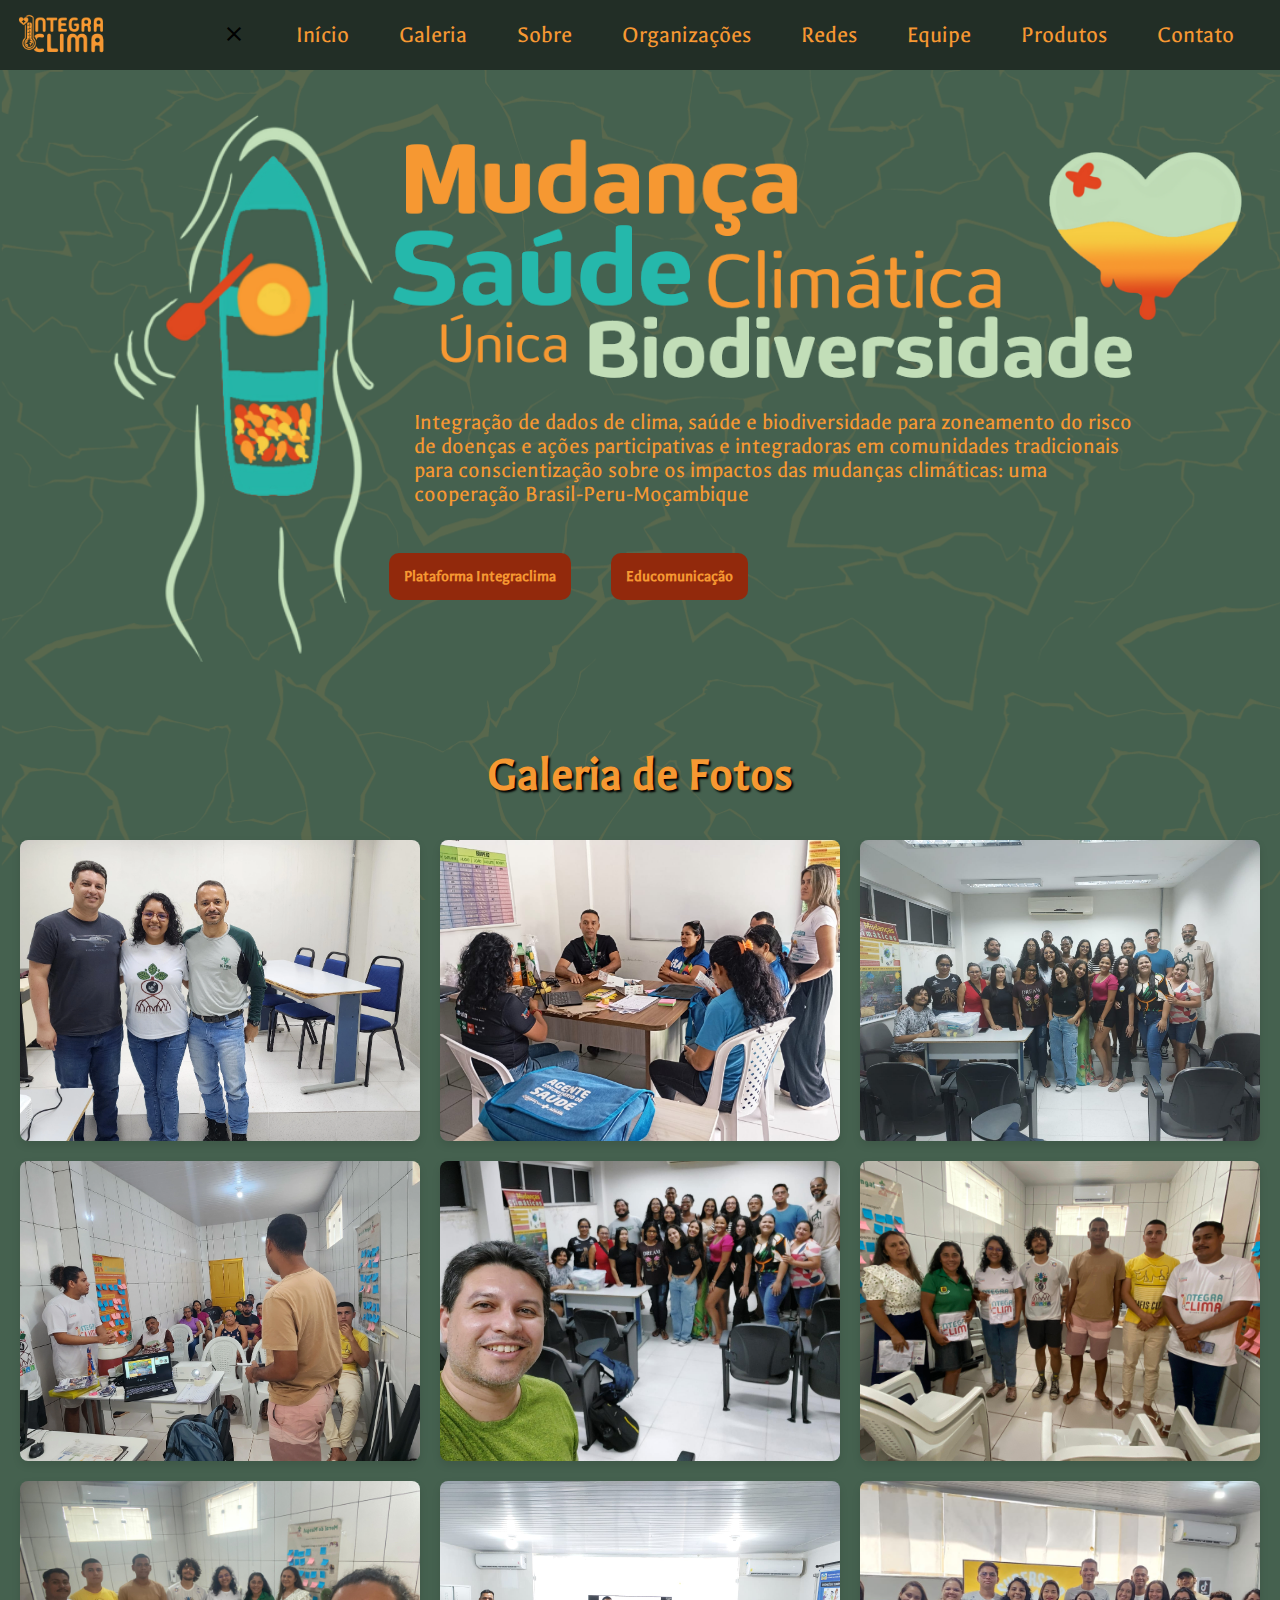
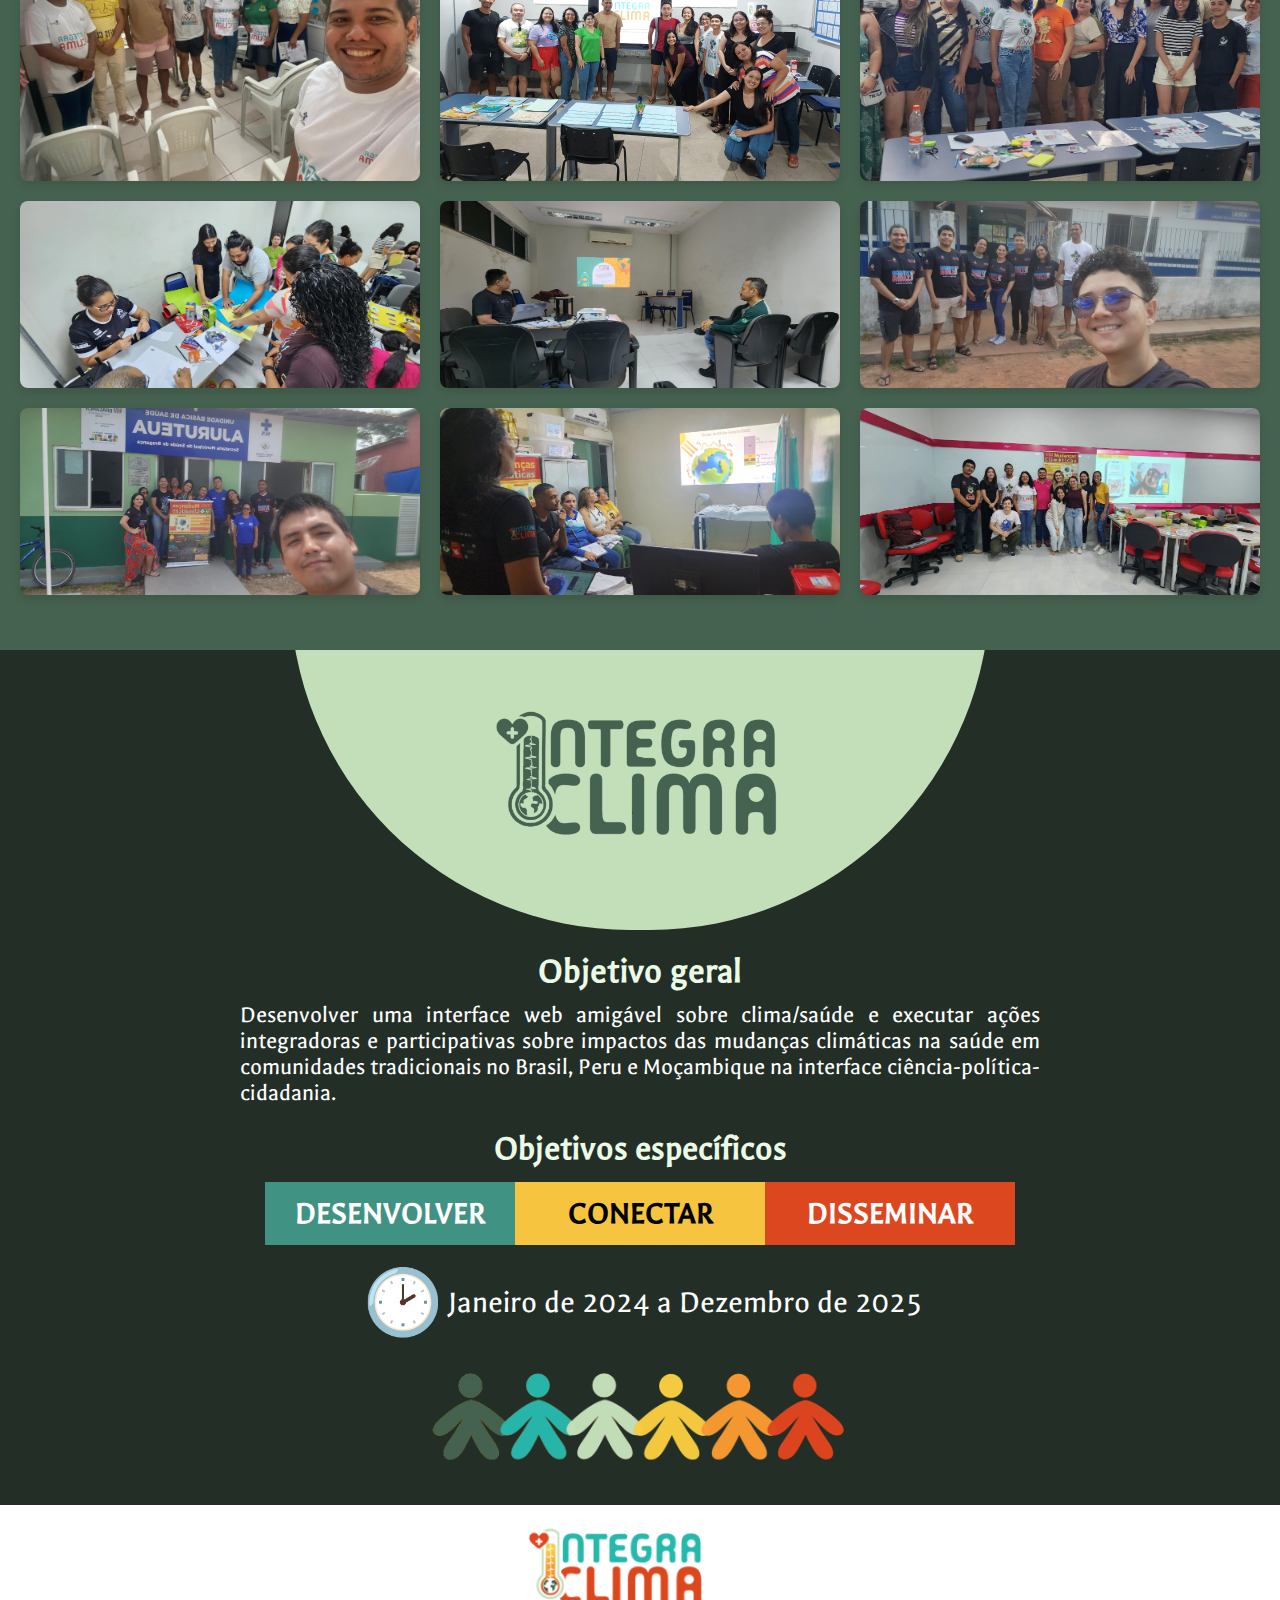
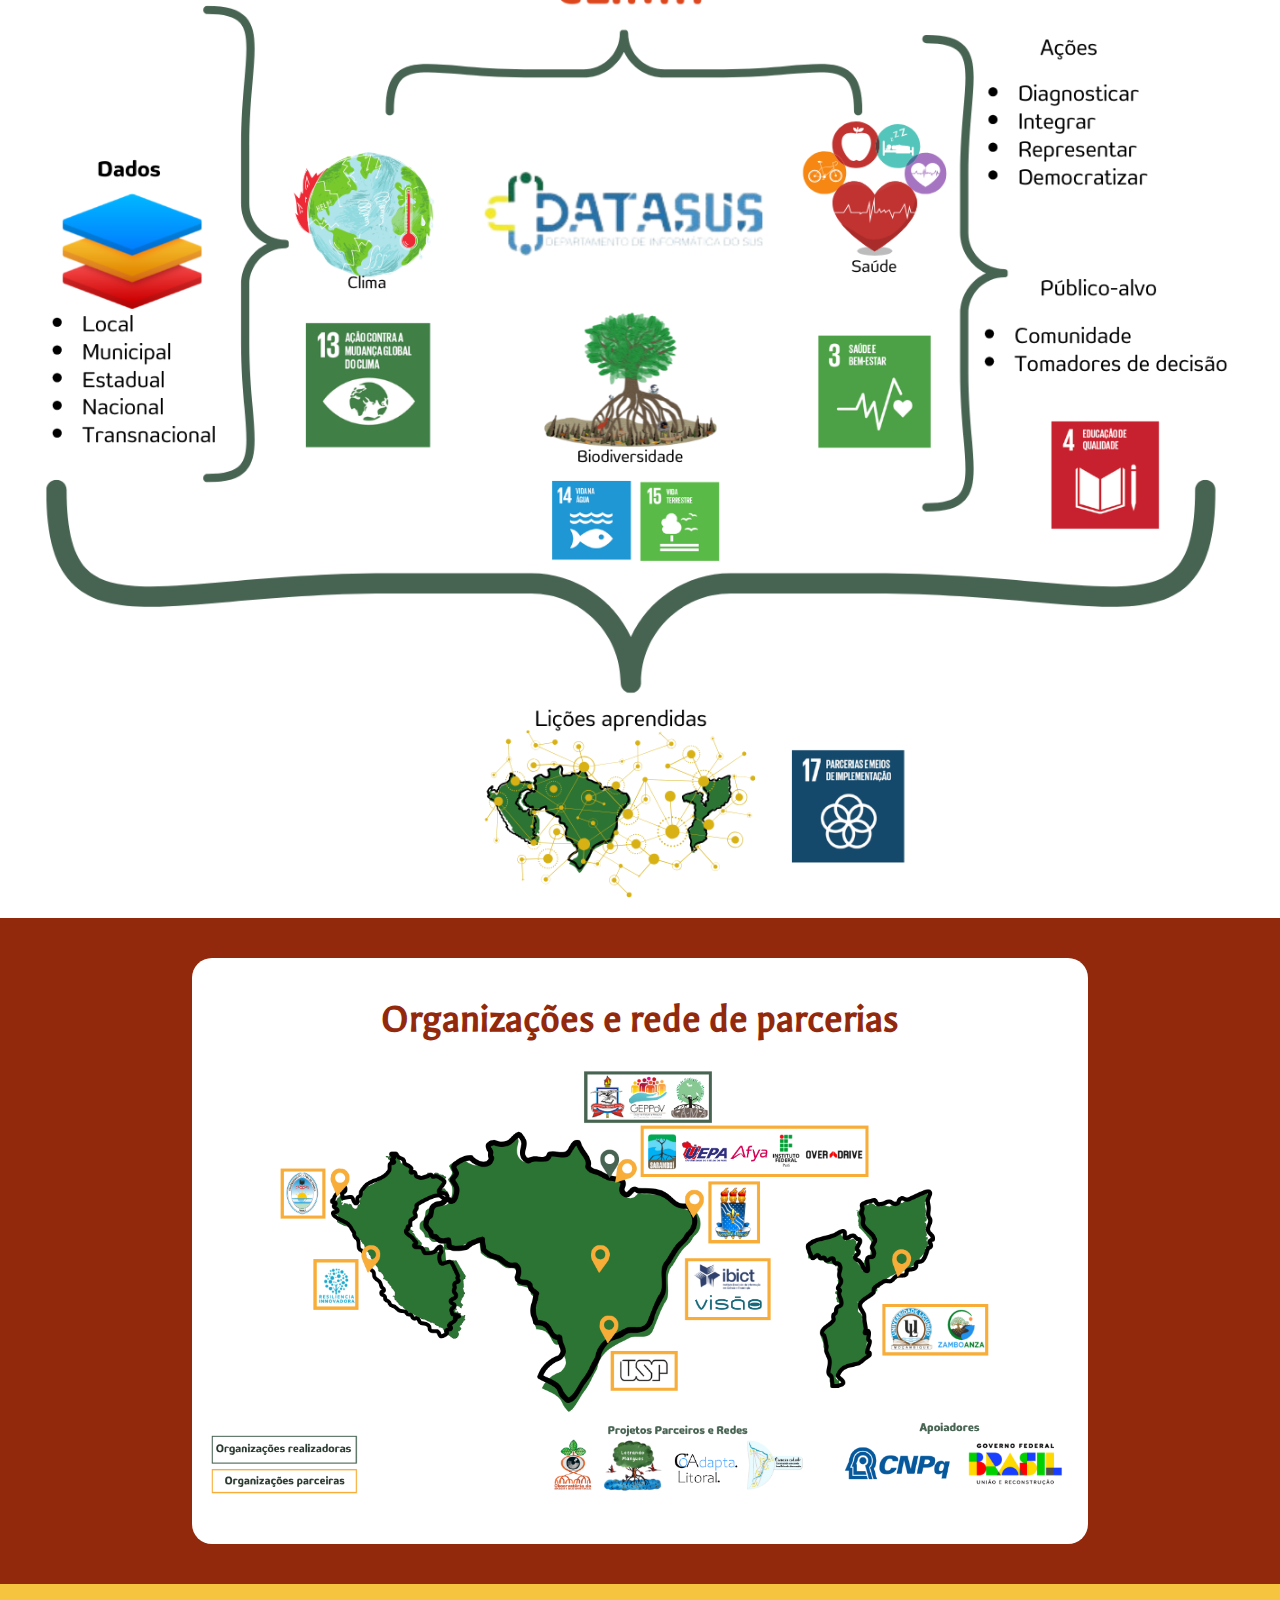
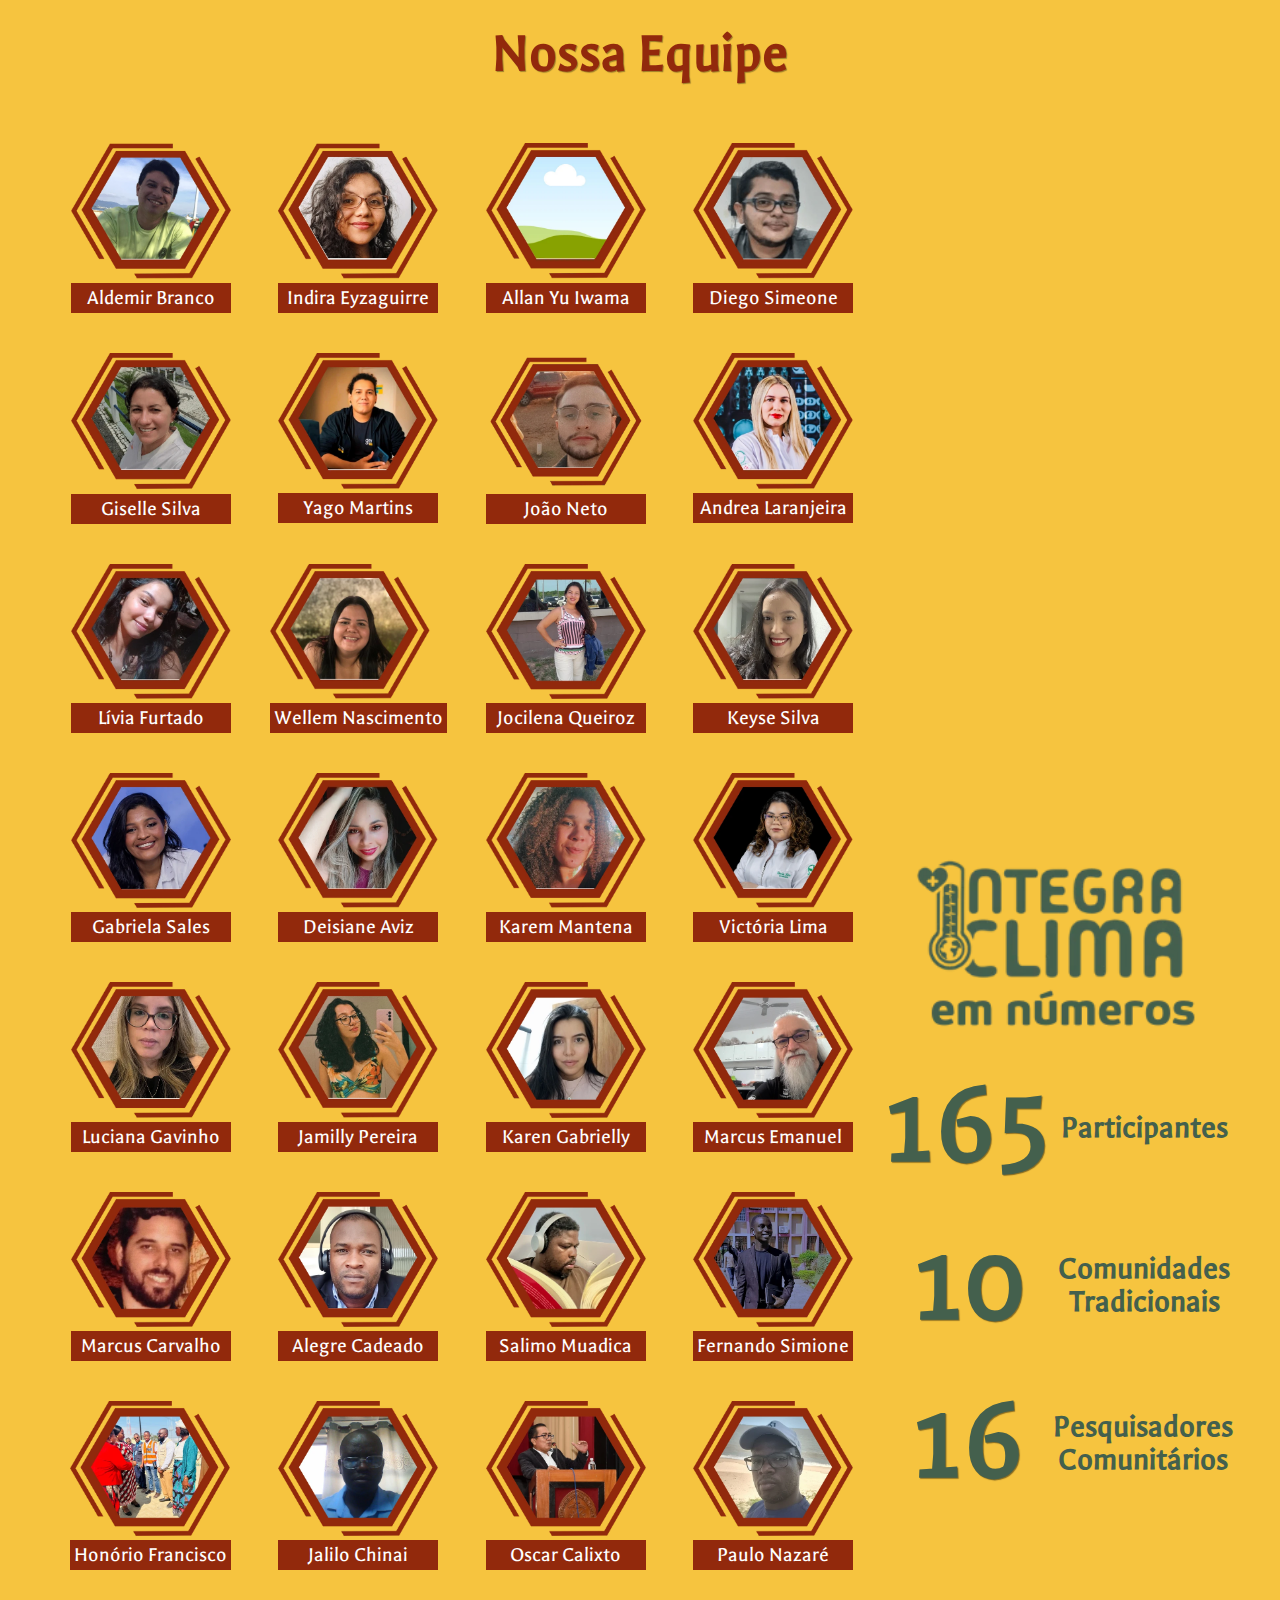
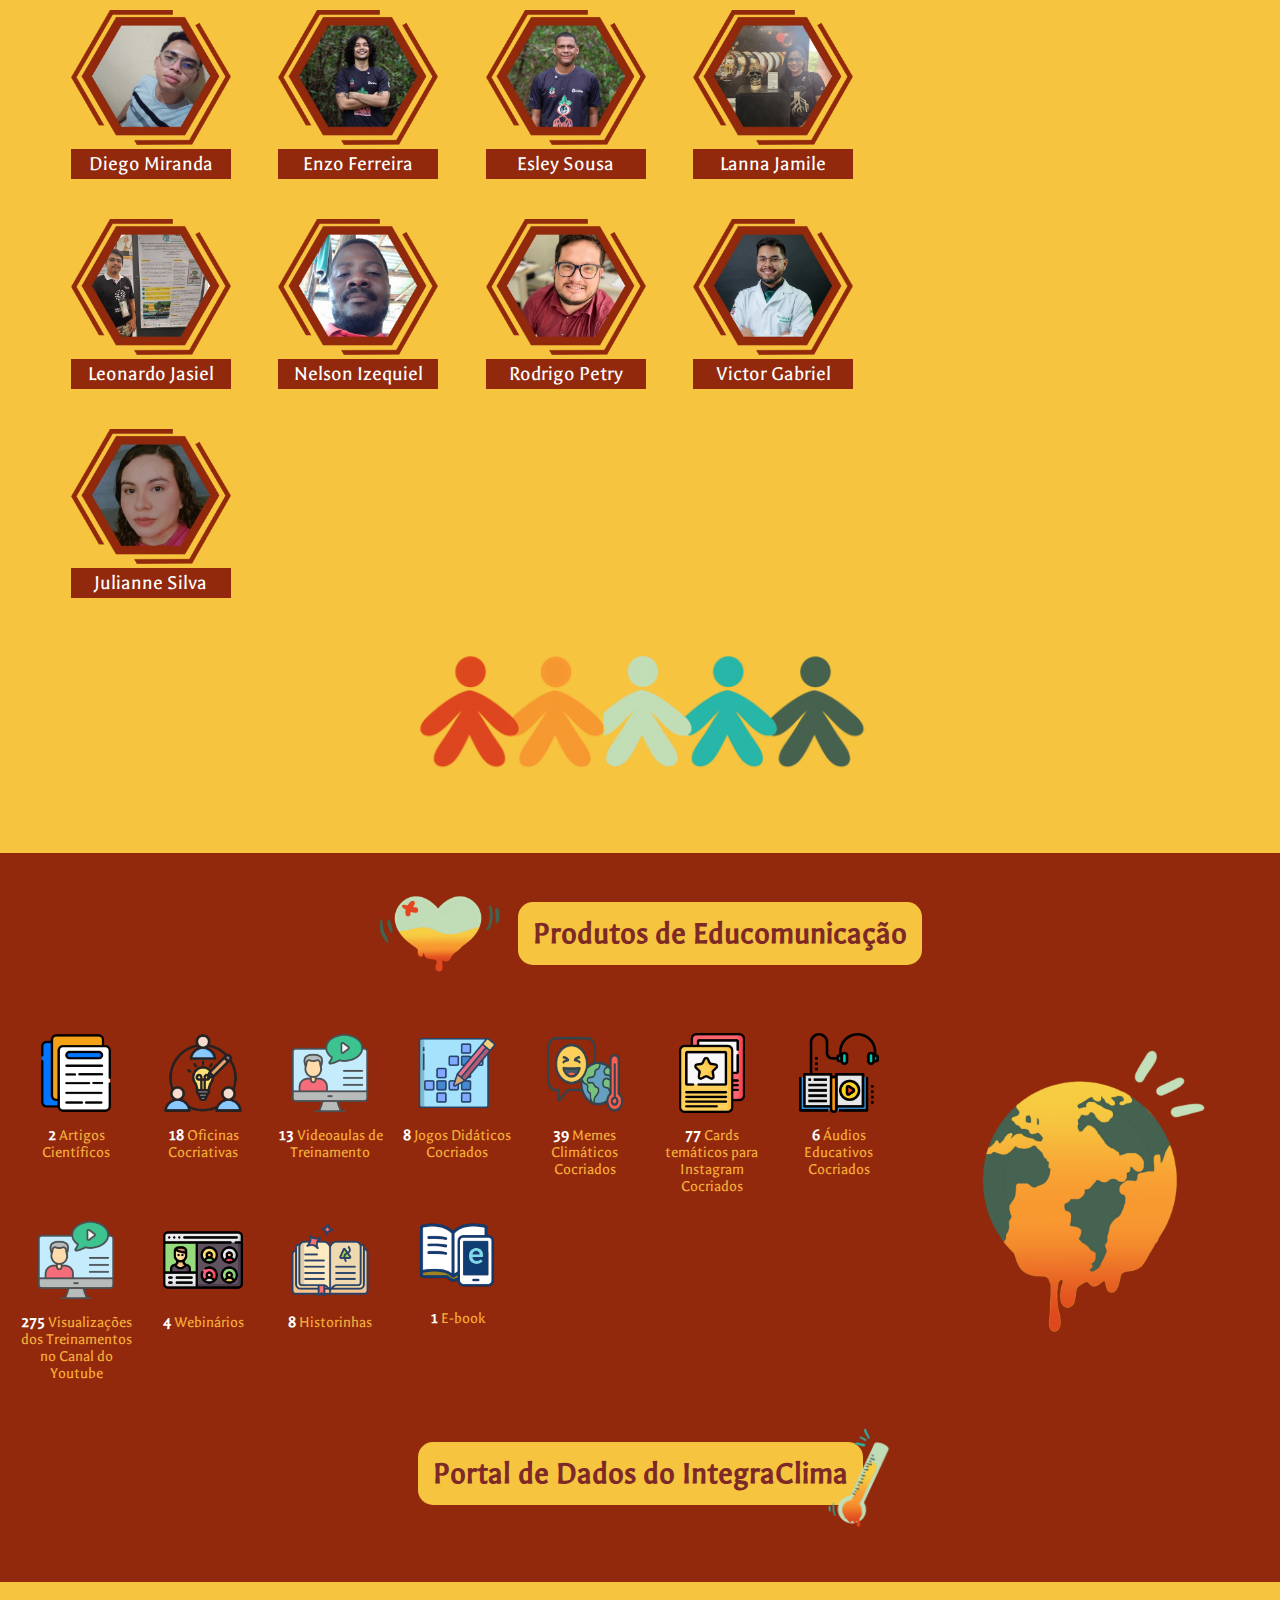
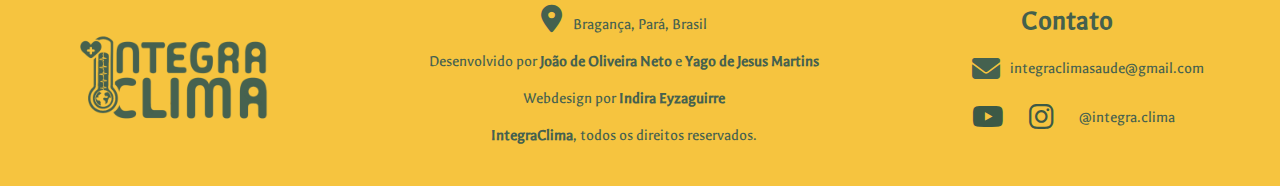
<file: index.html>
<!DOCTYPE html>
<html lang="pt-br">
<head>
    <meta charset="UTF-8">
    <meta name="viewport" content="width=device-width, initial-scale=1.0">
    <title>IntegraClima</title>
    <link rel="stylesheet" href="style.css">
    <script defer src="script.js"></script>
    <link rel="stylesheet" href="https://fonts.googleapis.com/css2?family=Material+Symbols+Outlined" />
    <link rel="stylesheet" href="https://cdnjs.cloudflare.com/ajax/libs/font-awesome/6.5.2/css/all.min.css">
    <link rel="icon" href="./favicon.ico?v=1" type="image/x-icon">
</head>
<body>
    <header class="container">
        <nav class="nav">
            <a href="#inicial" class="logo-head menu-link">
                <img src="./midias/logo3.png" alt="Logo Cabeçalho">
            </a>
            <span id="burguer" class="material-symbols-outlined">menu</span>
            <ul class="nav-list">
                <span id="close-menu" class="material-symbols-outlined">close</span>
                <li class="mobile-only"><a href="#inicial" class="menu-link">Início</a></li>
                <li><a href="#section-galeria" class="menu-link">Galeria</a></li>
                <li><a href="#sobre" class="menu-link">Sobre</a></li>
                <li><a href="#organizacoes" class="menu-link">Organizações</a></li>
                <li><a href="#redes" class="menu-link">Redes</a></li>
                <li><a href="#equipe" class="menu-link">Equipe</a></li>
                <li><a href="#section-produtos" class="menu-link">Produtos</a></li>
                <li><a href="#contato" class="menu-link">Contato</a></li>
            </ul>
        </nav>
    </header>
    <div class="header-spacer"></div>

    <main>
        <section class="inicial" id="inicial">
            
            <div class="parent">
                <div class="div1">
                    <img src="./midias/texto-long.png" alt="Mudança Saúde Climática Única biodiversidade">
                </div>

                <div class="div2">
                    <img src="./midias/canoa.png" alt="Imagem canoa na água">
                </div>

                <div class="div3">
                    <p>Integração de dados de clima, saúde e biodiversidade para zoneamento do risco de doenças e ações participativas e integradoras em comunidades tradicionais para conscientização sobre os impactos das mudanças climáticas: uma cooperação Brasil-Peru-Moçambique</p>
                </div>
                
                <div class="links-principal">
                    <a href="#">Plataforma Integraclima</a>
                    <a href="#">Educomunicação</a>
                </div>
            </div>
    
        </section>

        <section class="sec-galeria" id="section-galeria">

            <h2>Galeria de Fotos</h2>
            <div class="galeria">
                <div class="item-galeria">
                    <img src="./midias/fotos/foto1.webp" alt="Imagem 1">                                       
                </div>
                <div class="item-galeria">
                    <img src="./midias/fotos/foto2.jpg" alt="Imagem 2">
                </div>
                <div class="item-galeria">
                    <img src="./midias/fotos/foto3.jpg" alt="Imagem 3">
                </div>
                <div class="item-galeria">
                    <img src="./midias/fotos/foto4.webp" alt="Imagem 4">
                </div>
                <div class="item-galeria">
                    <img src="./midias/fotos/foto5.jpg" alt="Imagem 5">
                </div>
                <div class="item-galeria">
                    <img src="./midias/fotos/foto6.jpg" alt="Imagem 6">
                </div>
                <div class="item-galeria">
                    <img src="./midias/fotos/foto7.jpg" alt="Imagem 7">
                </div>
                <div class="item-galeria">
                    <img src="./midias/fotos/foto8.jpg" alt="Imagem 8">
                </div>
                <div class="item-galeria">
                    <img src="./midias/fotos/foto9.jpg" alt="Imagem 9">
                </div>
                <div class="item-galeria">
                    <img src="./midias/fotos/foto10.webp" alt="Imagem 10">
                </div>
                <div class="item-galeria">
                    <img src="./midias/fotos/foto11.webp" alt="Imagem 11">
                </div>
                <div class="item-galeria">
                    <img src="./midias/fotos/foto13.webp" alt="Imagem 13">
                </div>
                <div class="item-galeria">
                    <img src="./midias/fotos/foto14.webp" alt="Imagem 14">
                </div>
                <div class="item-galeria">
                    <img src="./midias/fotos/foto15.webp" alt="Imagem 15">
                </div>
                <div class="item-galeria">
                    <img src="./midias/fotos/foto16.webp" alt="Imagem 16">
                </div>
            </div>

            <div id="modal" class="modal">
                <span class="close">×</span>
                <img class="modal-content" id="modal-img">
                <a class="prev">❮</a>
                <a class="next">❯</a>
            </div>

        </section>

        <section class="section-obj" id="sobre">
            <div  class="logo-2">
                <img src="./midias/logo2.png" alt="IntegraClima logo 2">
            </div>

            <div class="obj-geral">
                <h2>Objetivo geral</h2>
                <p>Desenvolver uma interface web amigável sobre clima/saúde e executar ações integradoras e participativas sobre impactos das mudanças climáticas na saúde em comunidades tradicionais no Brasil, Peru e Moçambique na interface ciência-política-cidadania.</p>
            </div>

            <div class="obj-esp">
                <h2>Objetivos específicos</h2>
                <div>
                    <p class="p1">Desenvolver</p>
                    <P class="p2">Conectar</P>
                    <p class="p3">Disseminar</p>
                </div>
            </div>

            <div class="data-relogio">
                <p>Janeiro de 2024 a Dezembro de 2025</p>
            </div>

            <img src="./midias/grupo-pessoas.png" alt="Grupo de pessoas">
        </section>

        <section class="fluxograma" id="organizacoes">
            <div class="fluxograma-div">
                <img src="./midias/fluxograma.webp" alt="Fluxograma">
            </div>
        </section>

        <section class="mapa" id="redes">
            <div class="mapa-div">
                <h1>Organizações e rede de parcerias</h1>
                <img src="./midias/mapa.webp" alt="">
            </div>
        </section>

        <section class="section-equipe" id="equipe">
            <div class="div-equipe">
                <h1>Nossa Equipe</h1>
                <div class="grid-equipe">
                    <a href="https://www.facebook.com/aldemir.branco/" target="_blank" rel="external">
                        <div class="perfil-eqp">
                            <img src="./midias/fotos/perfil/aldemir-perfil.webp">
                            <p>Aldemir Branco</p>
                        </div>
                    </a>
                    <a href="https://www.instagram.com/indieyzaguirre/" target="_blank" rel="external">
                        <div class="perfil-eqp">
                            <img src="./midias/fotos/perfil/indira-perfil.webp" alt="Foto de Perfil">
                            <p>Indira Eyzaguirre</p>
                        </div>
                    </a>
                    <a href="#" target="_blank" rel="external">
                        <div class="perfil-eqp">
                            <img src="./midias/fotos/perfil/sem-perfil.webp" alt="Foto de Perfil">
                            <p>Allan Yu Iwama</p>
                        </div>
                    </a>
                    <a href="#" target="_blank" rel="external">
                        <div class="perfil-eqp">
                            <img src="./midias/fotos/perfil/diego-perfil.webp" alt="Foto de Perfil">
                            <p>Diego Simeone</p>
                        </div>
                    </a>
                    <a href="https://www.instagram.com/giselle.ufpa/" target="_blank" rel="external">
                        <div class="perfil-eqp">
                            <img src="./midias/fotos/perfil/giselle-perfil.webp" alt="Foto de Perfil">
                            <p>Giselle Silva</p>
                        </div>
                    </a>
                    <a href="https://www.instagram.com/yagodejesus_/" target="_blank" rel="external">
                        <div class="perfil-eqp">
                            <img src="./midias/fotos/perfil/yago-perfil.webp" alt="Foto de Perfil">
                            <p>Yago Martins</p>
                        </div>
                    </a>
                    <a href="https://www.instagram.com/jooliverneto/" target="_blank" rel="external">
                        <div class="perfil-eqp">
                            <img src="./midias/fotos/perfil/joao-perfil.webp" alt="Foto de Perfil">
                            <p>João Neto</p>
                        </div>
                    </a>
                    <a href="#">
                        <div class="perfil-eqp">
                            <img src="./midias/fotos/perfil/andrea-perfil.webp" alt="Foto de Perfil">
                            <p>Andrea Laranjeira</p>
                        </div>
                    </a>
                    <a href="https://www.instagram.com/livia_furt/" target="_blank" rel="external">
                        <div class="perfil-eqp">
                            <img src="./midias/fotos/perfil/livia-perfil.webp" alt="Foto de Perfil">
                            <p>Lívia Furtado</p>
                        </div>
                    </a>
                    <a href="https://www.instagram.com/iwellem_/" target="_blank" rel="external">
                        <div class="perfil-eqp">
                            <img src="./midias/fotos/perfil/wellem-perfil.webp" alt="Foto de Perfil">
                            <p>Wellem Nascimento</p>
                        </div>
                    </a>
                    <a href="#">
                        <div class="perfil-eqp">
                            <img src="./midias/fotos/perfil/jocilena-pamela.webp" alt="Foto de Perfil">
                            <p>Jocilena Queiroz</p>
                        </div>
                    </a>
                    <a href="https://www.instagram.com/Keysebianca/" target="_blank" rel="external">
                        <div class="perfil-eqp">
                            <img src="./midias/fotos/perfil/keyse-perfil.webp" alt="Foto de Perfil">
                            <p>Keyse Silva</p>
                        </div>
                    </a>
                    <a href="#" target="_blank" rel="external">
                        <div class="perfil-eqp">
                            <img src="./midias/fotos/perfil/gabriela-perfil.webp" alt="Foto de Perfil">
                            <p>Gabriela Sales</p>
                        </div>
                    </a>
                    <a href="#" target="_blank" rel="external">
                        <div class="perfil-eqp">
                            <img src="./midias/fotos/perfil/deisiane-perfil.webp" alt="Foto de Perfil">
                            <p>Deisiane Aviz</p>
                        </div>
                    </a>
                    <a href="https://www.instagram.com/Karem_Mantena/" target="_blank" rel="external">
                        <div class="perfil-eqp">
                            <img src="./midias/fotos/perfil/karem-perfil.webp" alt="Foto de Perfil">
                            <p>Karem Mantena</p>
                        </div>
                    </a>
                    <a href="#" target="_blank" rel="external">
                        <div class="perfil-eqp">
                            <img src="./midias/fotos/perfil/victoria-perfil.webp" alt="Foto de Perfil">
                            <p>Victória Lima</p>
                        </div>
                    </a>
                    <a href="#" target="_blank" rel="external">
                        <div class="perfil-eqp">
                            <img src="./midias/fotos/perfil/luciana-perfil.webp" alt="Foto de Perfil">
                            <p>Luciana Gavinho</p>
                        </div>
                    </a>
                    <a href="#" target="_blank" rel="external">
                        <div class="perfil-eqp">
                            <img src="./midias/fotos/perfil/jamilly-perfil.webp" alt="Foto de Perfil">
                            <p>Jamilly Pereira</p>
                        </div>
                    </a>
                    <a href="https://www.instagram.com/_karengabrielly/" target="_blank" rel="external">
                        <div class="perfil-eqp">
                            <img src="./midias/fotos/perfil/karen-gabrielly.webp" alt="Foto de Perfil">
                            <p>Karen Gabrielly</p>
                        </div>
                    </a>
                    <a href="#" target="_blank" rel="external">
                        <div class="perfil-eqp">
                            <img src="./midias/fotos/perfil/marcus-emanuel.webp" alt="Foto de Perfil">
                            <p>Marcus Emanuel</p>
                        </div>
                    </a>
                    <a href="https://www.instagram.com/marcuswac" target="_blank" rel="external">
                        <div class="perfil-eqp">
                            <img src="./midias/fotos/perfil/marcus-carvalho.webp" alt="Foto de Perfil">
                            <p>Marcus Carvalho</p>
                        </div>
                    </a>
                    <a href="https://www.instagram.com/cadeadoalegre?igsh=czh3cmxjNmFqazk4" target="_blank" rel="external">
                        <div class="perfil-eqp">
                            <img src="./midias/fotos/perfil/alegre-cadeado.webp" alt="Foto de Perfil">
                            <p>Alegre Cadeado</p>
                        </div>
                    </a>
                    <a href="#" target="_blank" rel="external">
                        <div class="perfil-eqp">
                            <img src="./midias/fotos/perfil/salimo-muadica.webp" alt="Foto de Perfil">
                            <p>Salimo Muadica</p>
                        </div>
                    </a>
                    <a href="#" target="_blank" rel="external">
                        <div class="perfil-eqp">
                            <img src="./midias/fotos/perfil/fernando-simione.webp" alt="Foto de Perfil">
                            <p>Fernando Simione</p>
                        </div>
                    </a>
                    <a href="#" target="_blank" rel="external">
                        <div class="perfil-eqp">
                            <img src="./midias/fotos/perfil/honorio-souza.webp" alt="Foto de Perfil">
                            <p>Honório Francisco</p>
                        </div>
                    </a>
                    <a href="#" target="_blank" rel="external">
                        <div class="perfil-eqp">
                            <img src="./midias/fotos/perfil/jalilo-chinai.webp" alt="Foto de Perfil">
                            <p>Jalilo Chinai</p>
                        </div>
                    </a>
                    <a href="#" target="_blank" rel="external">
                        <div class="perfil-eqp">
                            <img src="./midias/fotos/perfil/oscar-rosa.webp" alt="Foto de Perfil">
                            <p>Oscar Calixto</p>
                        </div>
                    </a>
                    <a href="#" target="_blank" rel="external">
                        <div class="perfil-eqp">
                            <img src="./midias/fotos/perfil/paulo-nazare.webp" alt="Foto de Perfil">
                            <p>Paulo Nazaré</p>
                        </div>
                    </a>
                    <a href="#" target="_blank" rel="external">
                        <div class="perfil-eqp">
                            <img src="./midias/fotos/perfil/diego-miranda.webp" alt="Foto de Perfil">
                            <p>Diego Miranda</p>
                        </div>
                    </a>
                    <a href="#" target="_blank" rel="external">
                        <div class="perfil-eqp">
                            <img src="./midias/fotos/perfil/enzo-jesus.webp" alt="Foto de Perfil">
                            <p>Enzo Ferreira</p>
                        </div>
                    </a>
                    <a href="#" target="_blank" rel="external">
                        <div class="perfil-eqp">
                            <img src="./midias/fotos/perfil/esley-lima.webp" alt="Foto de Perfil">
                            <p>Esley Sousa</p>
                        </div>
                    </a>
                    <a href="https://www.instagram.com/lanna.jamile" target="_blank" rel="external">
                        <div class="perfil-eqp">
                            <img src="./midias/fotos/perfil/lanna-jamile.webp" alt="Foto de Perfil">
                            <p>Lanna Jamile</p>
                        </div>
                    </a>
                    <a href="#" target="_blank" rel="external">
                        <div class="perfil-eqp">
                            <img src="./midias/fotos/perfil/leonardo-jasiel.webp" alt="Foto de Perfil">
                            <p>Leonardo Jasiel</p>
                        </div>
                    </a>
                    <a href="#" target="_blank" rel="external">
                        <div class="perfil-eqp">
                            <img src="./midias/fotos/perfil/nelson-alfredo.webp" alt="Foto de Perfil">
                            <p>Nelson Izequiel</p>
                        </div>
                    </a>
                    <a href="https://www.instagram.com/rodrigopetrycsousa" target="_blank" rel="external">
                        <div class="perfil-eqp">
                            <img src="./midias/fotos/perfil/rodrigo-petry.webp" alt="Foto de Perfil">
                            <p>Rodrigo Petry</p>
                        </div>
                    </a>
                    <a href="https://www.instagram.com/vgabrieol" target="_blank" rel="external">
                        <div class="perfil-eqp">
                            <img src="./midias/fotos/perfil/victor-gabriel.webp" alt="Foto de Perfil">
                            <p>Victor Gabriel</p>
                        </div>
                    </a>
                    <a href="https://www.instagram.com/july_nascimento0" target="_blank" rel="external">
                        <div class="perfil-eqp">
                            <img src="./midias/fotos/perfil/julianne-silva.webp" alt="Foto de Perfil">
                            <p>Julianne Silva</p>
                        </div>
                    </a>
                
                    <!-- <a href="#" target="_blank" rel="external">
                        <div class="perfil-eqp">
                            <img src="./midias/fotos/perfil/sem-perfil.webp" alt="Foto de Perfil">
                            <p>Nome</p>
                        </div>
                    </a> -->

                </div>

                <div class="div-numeros-eqp">
                    <div class="logo-eqp">
                        <img src="./midias/logo-equipe.webp" alt="Logo IntegraClima">
                    </div>
                    <div class="qtd-epq">
                        <div class="qtd-items">
                            <h3>165</h3>
                            <p>Participantes</p>
                        </div>
                        <div class="qtd-items">
                            <h3>10</h3>
                            <p>Comunidades Tradicionais</p>
                        </div>
                        <div class="qtd-items">
                            <h3>16</h3>
                            <p>Pesquisadores Comunitários</p>
                        </div>
                    </div>
                </div>
                <div class="grupo-pessoas">
                    <img src="./midias/grupo-pessoas-2.png" alt="Grupo de pessoas">
                </div>
            </div>
        </section>

        <section class="section-produtos" id="section-produtos">
            <div class="produtos-div">
                <div class="produtos-titulo">
                    <img src="./midias/coracao.png" alt="ícone de Coração"><h2>Produtos de Educomunicação</h2>
                </div>
                <div class="produtos-grid">
                    <div class="produto">
                        <a href="artigos.html" target="_parent" rel="external">
                            <div class="produto-icon"><img src="./midias/icones/artigos-cientificos.png" alt="Link para artigos científicos"></div>
                            <p><span>X</span> Artigos Científicos</p>
                        </a>
                    </div>
                    <div class="produto">
                        <a href="https://www.instagram.com/integra.clima/" target="_blank" rel="external">
                            <div class="produto-icon"><img src="./midias/icones/oficina-cocriativa.png" alt="Link para Instagram IntegraClima"></div>
                            <p><span>18</span> Oficinas Cocriativas</p>
                        </a>
                    </div>
                    <div class="produto">
                        <a href="https://www.youtube.com/@IntegraClima/videos" target="_blank" rel="external">
                            <div class="produto-icon"><img src="./midias/icones/video-treinamentos.png" alt="Link para Youtube IntegraClima"></div>
                            <p><span>13</span> Videoaulas de Treinamento</p>
                        </a>
                    </div>
                    <div class="produto">
                        <a href="https://www.instagram.com/integra.clima/" target="_blank" rel="external">
                            <div class="produto-icon"><img src="./midias/icones/jogos-didáticos.png" alt="Link para Instagram IntegraClima"></div>
                            <p><span>8</span> Jogos Didáticos Cocriados</p>
                        </a>
                    </div>
                    <div class="produto">
                        <a href="https://www.instagram.com/integra.clima/" target="_blank" rel="external">
                            <div class="produto-icon"><img src="./midias/icones/memes-climaticos2.png" alt="Link para Instagram IntegraClima"></div>
                            <p><span>39</span> Memes Climáticos Cocriados</p>
                        </a>
                    </div>
                    <div class="produto">
                        <a href="https://www.instagram.com/integra.clima/" target="_blank" rel="external">
                            <div class="produto-icon"><img src="./midias/icones/cards-tematicos.png" alt="Link para Instagram IntegraClima"></div>
                            <p><span>77</span> Cards temáticos para Instagram Cocriados</p>
                        </a>
                    </div>
                    <div class="produto">
                        <a href="audios.html" target="_parent" rel="">
                            <div class="produto-icon"><img src="./midias/icones/audios-educativos.png" alt="Link para Instagram IntegraClima"></div>
                            <p><span>6</span> Áudios Educativos Cocriados</p>
                        </a>
                    </div>
                    <div class="produto">
                        <a href="https://www.youtube.com/@IntegraClima/videos" target="_blank" rel="external">
                            <div class="produto-icon"><img src="./midias/icones/video-treinamentos.png" alt="Link para Instagram IntegraClima"></div>
                            <p><span>275</span> Visualizações dos Treinamentos no Canal do Youtube</p>
                        </a>
                    </div>
                    <div class="produto">
                        <a href="https://www.youtube.com/@IntegraClima/videos" target="_blank" rel="external">
                            <div class="produto-icon"><img src="./midias/icones/webinários.png" alt="Link para Youtube IntegraClima"></div>
                            <p><span>4</span> Webinários</p>
                        </a>
                    </div>
                    <div class="produto">
                        <a href="historinhas.html" target="_parent" rel="">
                            <div class="produto-icon"><img src="./midias/icones/historinhas.png" alt="Link para Historinhas"></div>
                            <p><span>XX</span> Historinhas</p>
                        </a>
                    </div>
                    <!-- Adicione antes da div com id "planeta-icone" -->
                    <div class="produto">
                        <a href="ebooks.html" target="_parent" rel="">
                            <div class="produto-icon"><img src="./midias/icones/ebook.png" alt="Link para E-books"></div>
                            <p><span>3</span> E-books</p>
                        </a>
                    </div>

                    <div class="produto" id="planeta-icone">
                        <img src="./midias/planeta.png" alt="Planeta Icone">
                    </div>
                </div>
                <div class="produtos-final">
                    <h2>Portal de Dados do IntegraClima</h2>
                    <img src="./midias/termometro.png" alt="Termômetro">
                </div>
            </div>
        </section>

    </main>

    <footer class="site-footer" id="contato">
        <div class="footer-container">
            <div class="footer-logo">
                <div class="logo-placeholder">
                    <img src="./midias/logo2.png" alt="Logo integraclima">
                </div>
            </div>

            <div class="footer-center">
                <p><i class="fa-solid fa-location-dot"></i> Bragança, Pará, Brasil</p>
                <p class="dev-text"> Desenvolvido por <b> João de Oliveira Neto</b> e <b>Yago de Jesus Martins</b></p>
                <p class="dev-text">Webdesign por <b>Indira Eyzaguirre</b></p>
                <p class="copyright-text"><b>IntegraClima</b>, todos os direitos reservados.</p>
            </div>

            <div class="footer-contato">
                <h3>Contato</h3>
                <p><i class="fa-solid fa-envelope"></i> integraclimasaude@gmail.com</p>
                <div class="social-icons">
                    <a href="https://www.youtube.com/@IntegraClima/videos" aria-label="Link para o Youtube" target="_blank" rel="external"><i class="fa-brands fa-youtube"></i></a>
                    <a href="https://www.instagram.com/integra.clima/" aria-label="Link para o Instagram" target="_blank" rel="external"><i class="fa-brands fa-instagram"></i></a>
                    <span>@integra.clima</span>
                </div>
            </div>

        </div>
    </footer>

</body>
</html>
</file>
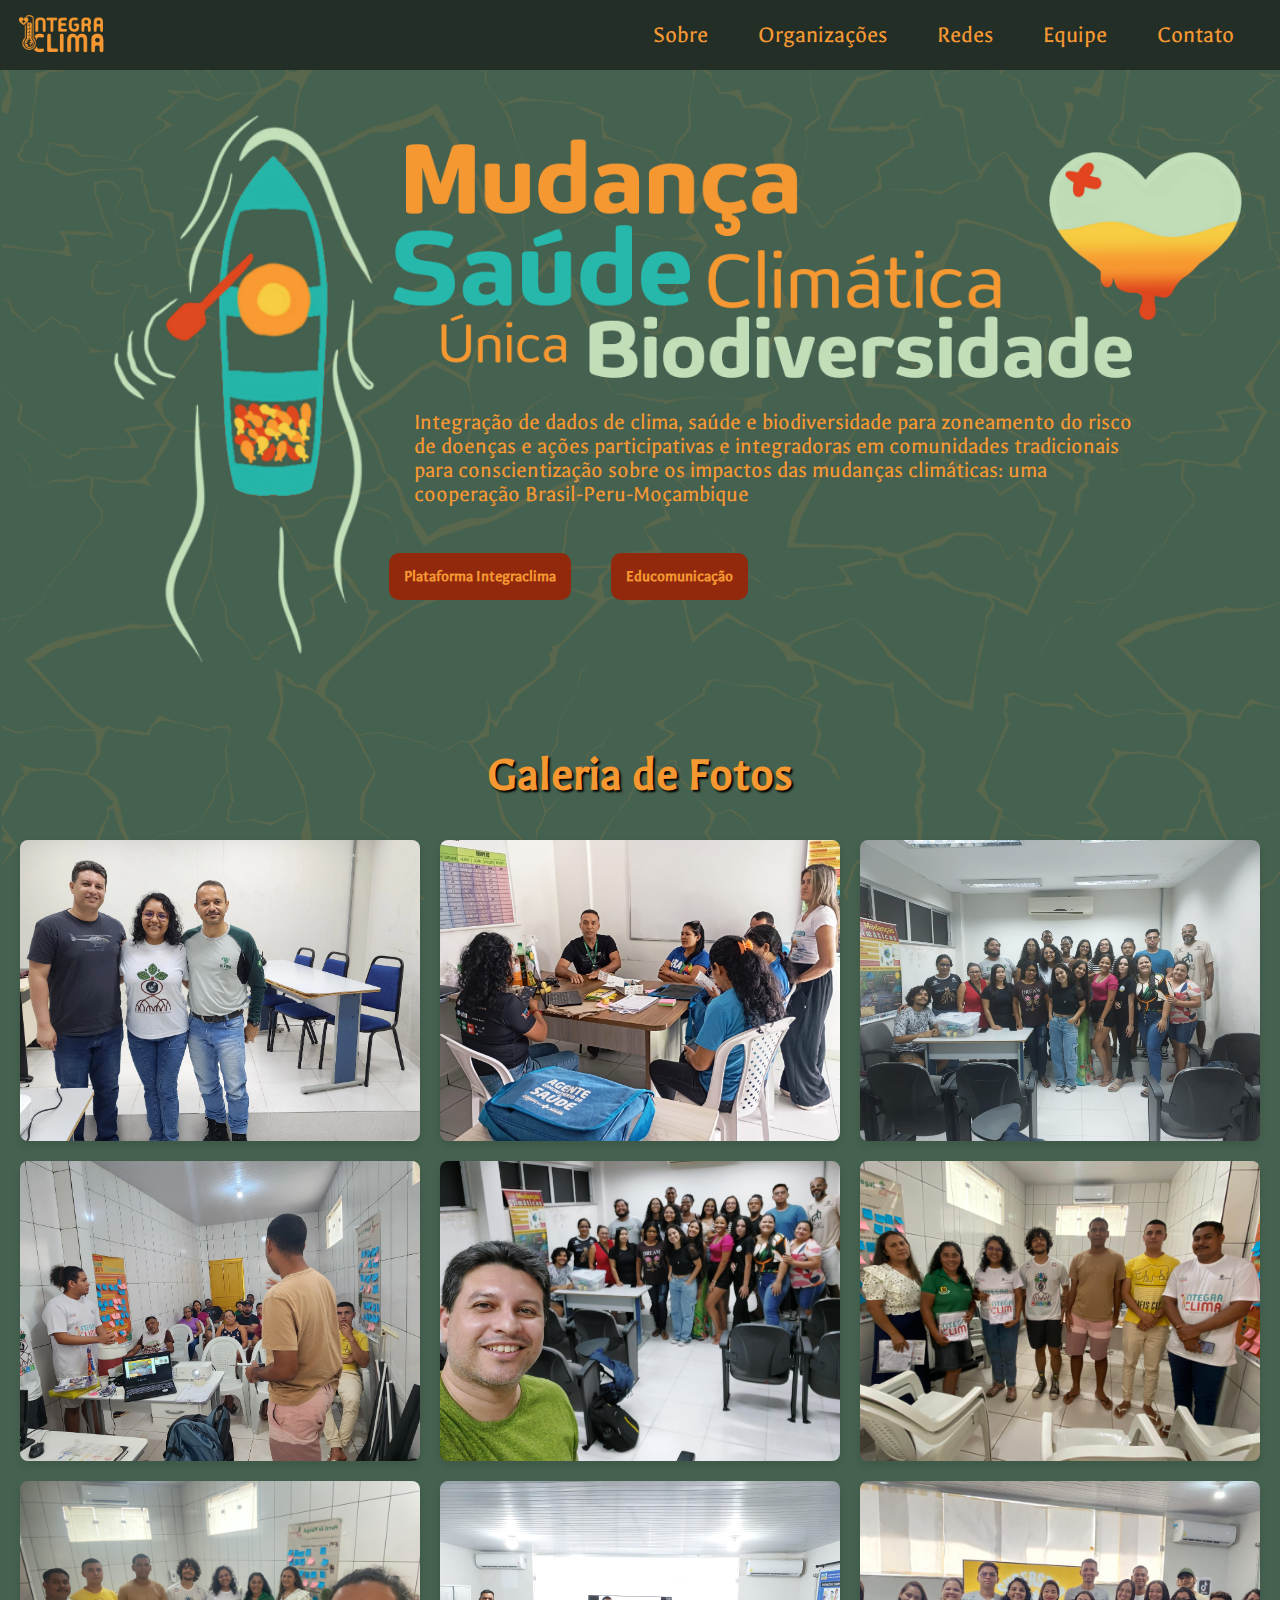
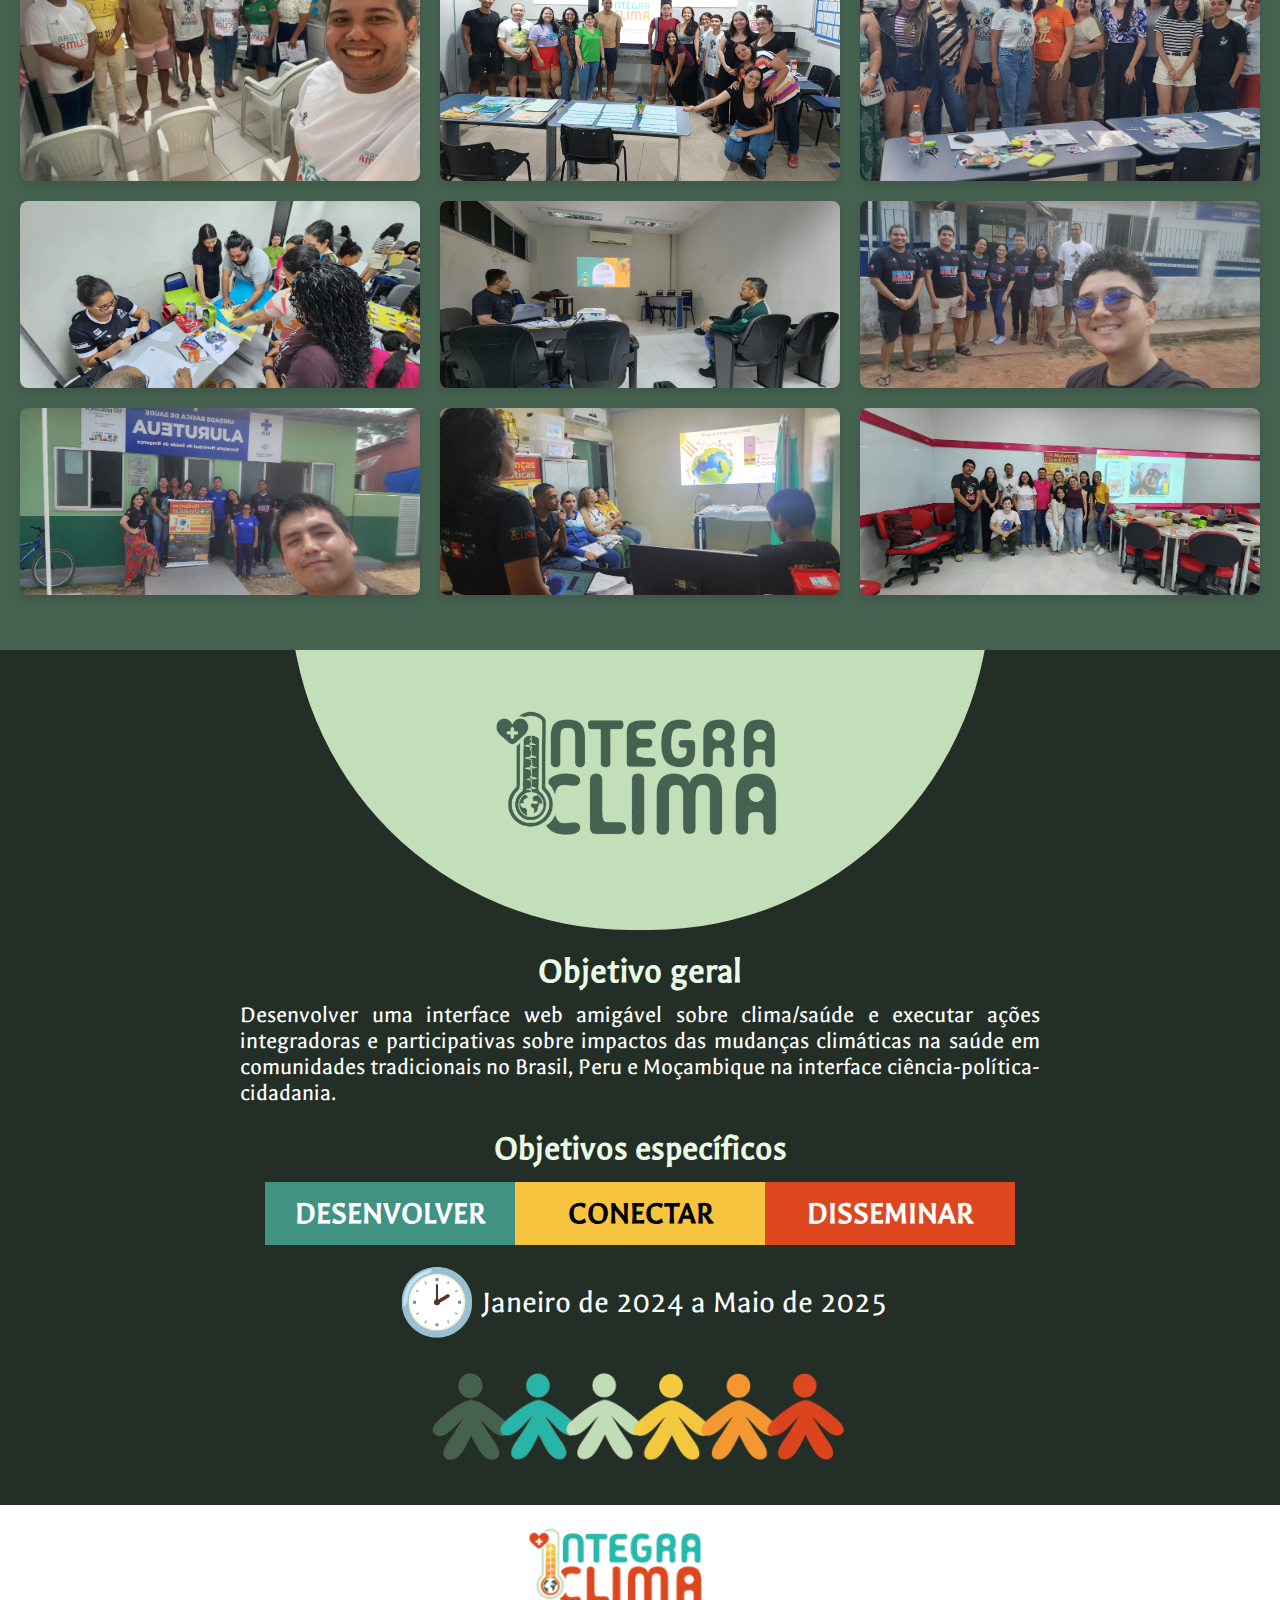
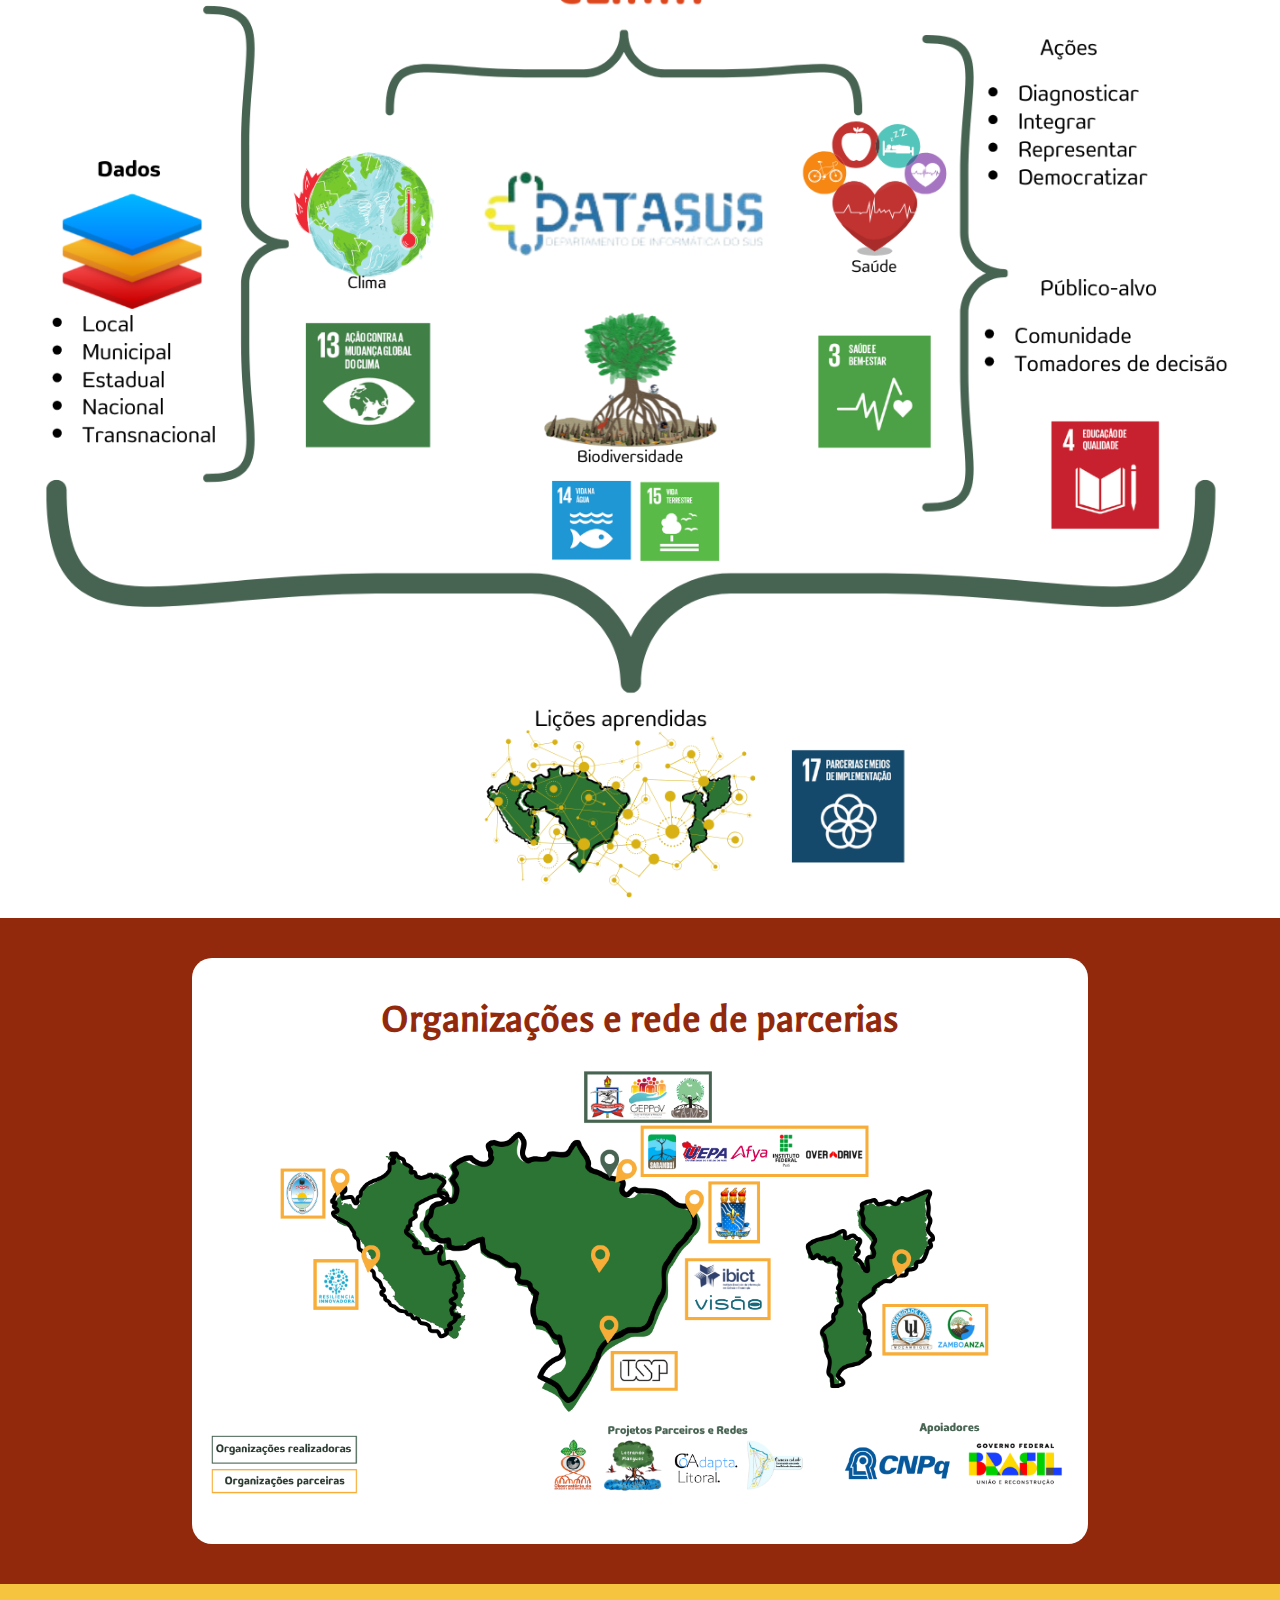
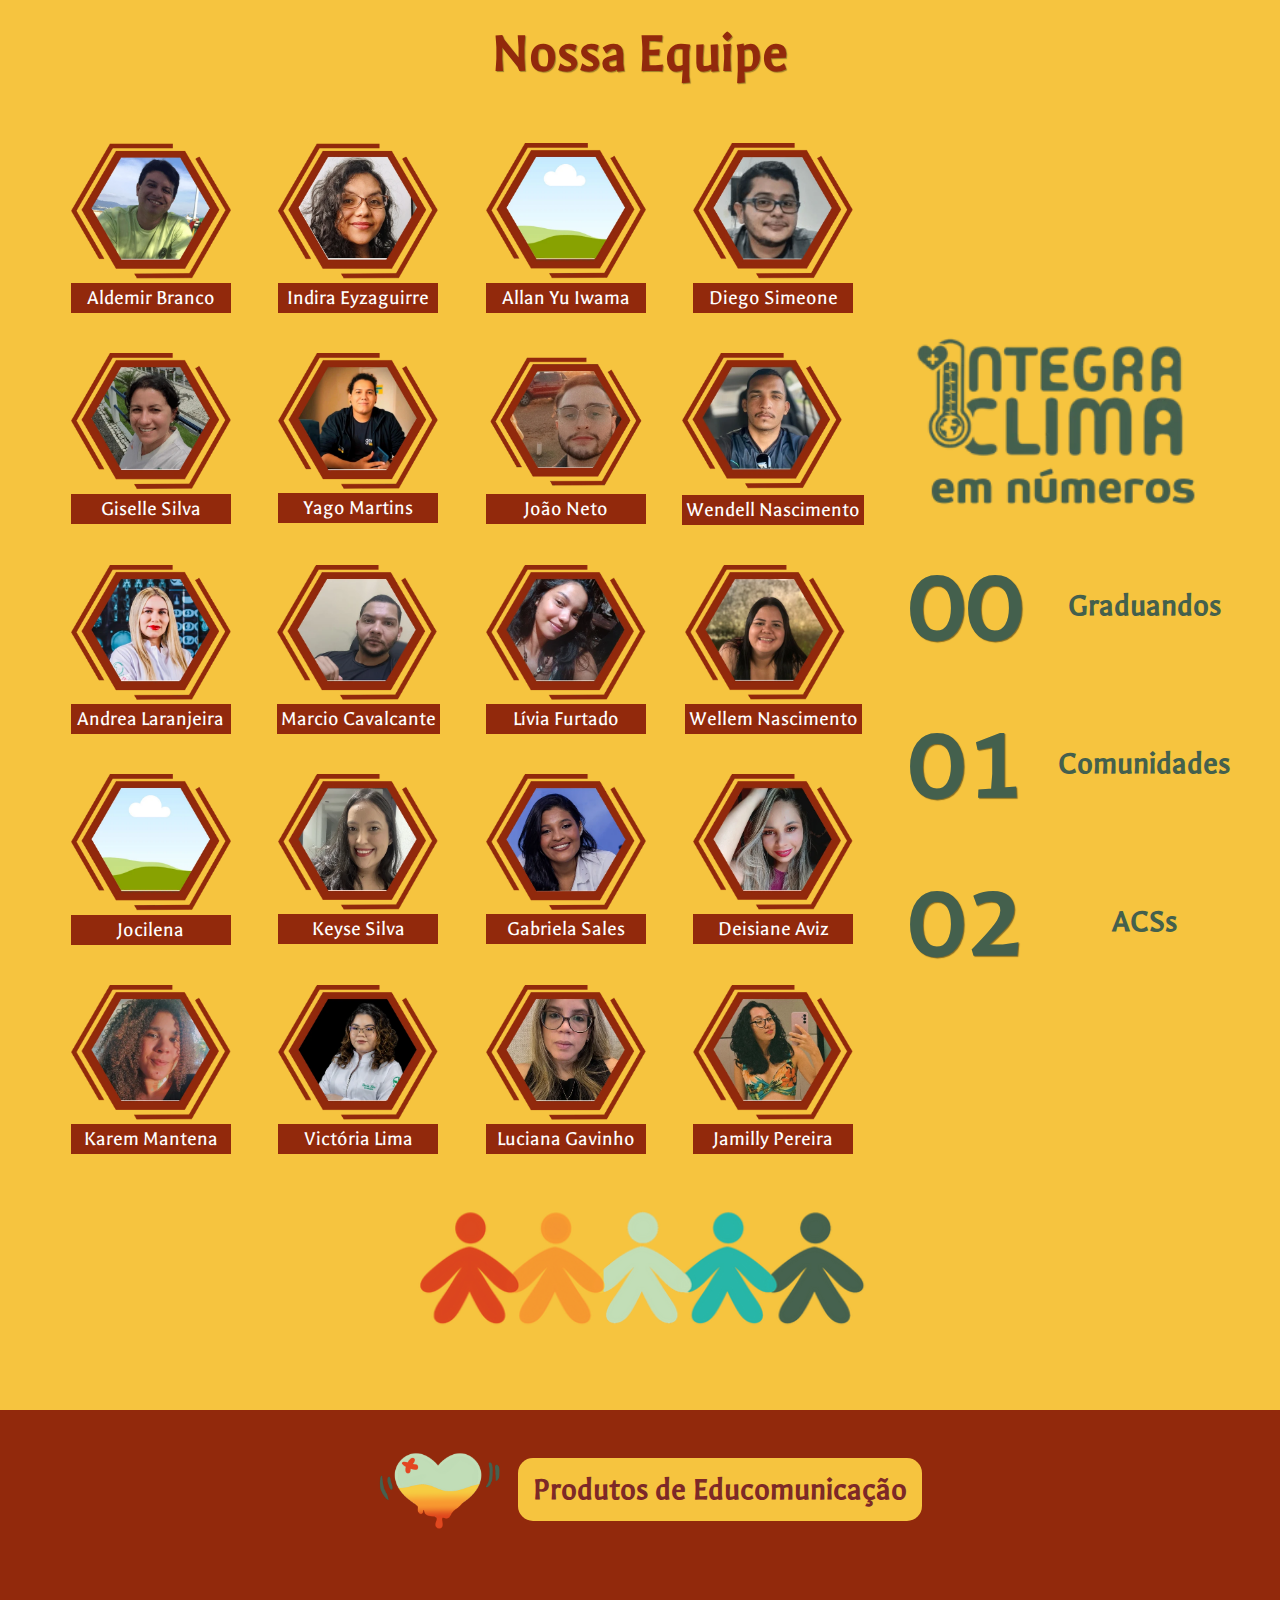
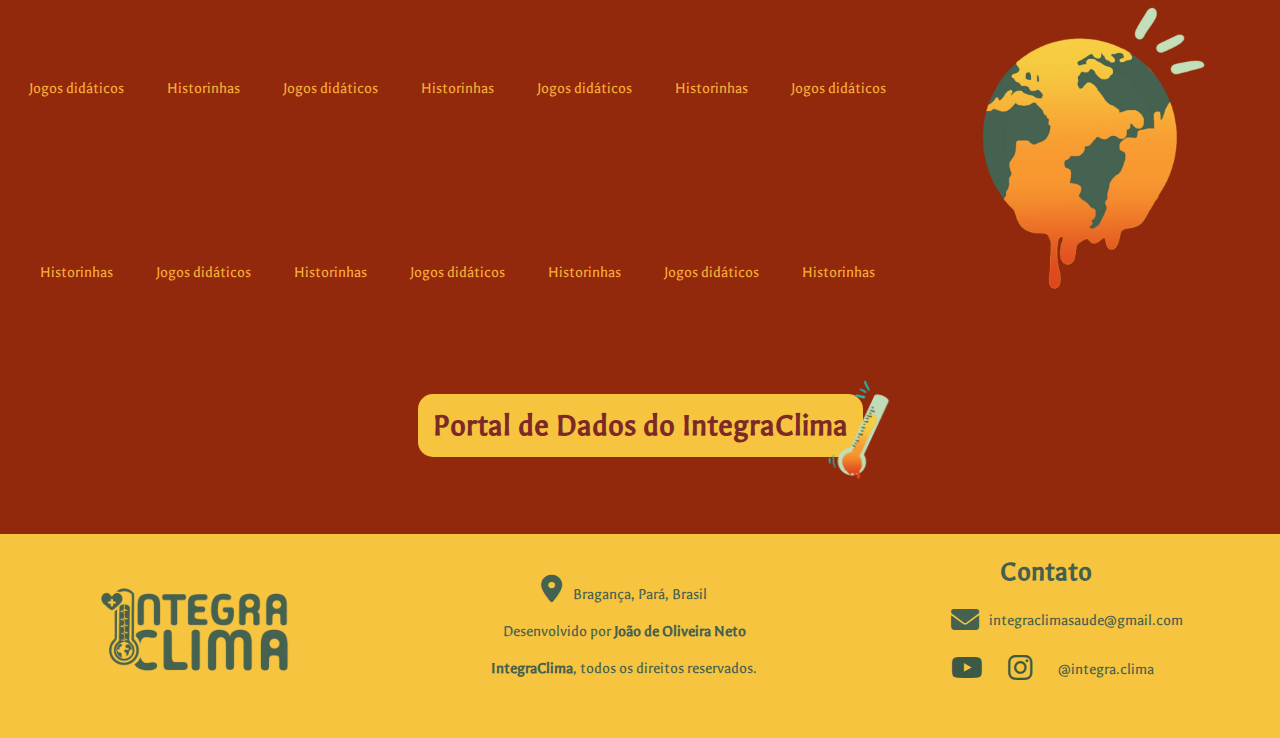
<file: app/index.html>
<!DOCTYPE html>
<html lang="pt-br">
<head>
    <meta charset="UTF-8">
    <meta name="viewport" content="width=device-width, initial-scale=1.0">
    <title>Projeto Integraclima</title>
    <link rel="stylesheet" href="style.css">
    <script defer src="script.js"></script>
    <link rel="stylesheet" href="https://fonts.googleapis.com/css2?family=Material+Symbols+Outlined" />
    <link rel="stylesheet" href="https://cdnjs.cloudflare.com/ajax/libs/font-awesome/6.5.2/css/all.min.css">
</head>
<body>
    <header class="container">
        <nav class="nav">
            <a href="#" class="logo-head">
                <img src="../midias/logo3.png" alt="Logo Cabeçalho">
            </a>
            <span id="burguer" class="material-symbols-outlined">menu</span>
            <ul class="nav-list">
                <li><a href="#sobre" class="menu-link">Sobre</a></li>
                <li><a href="#organizacoes" class="menu-link">Organizações</a></li>
                <li><a href="#redes" class="menu-link">Redes</a></li>
                <li><a href="#equipe" class="menu-link">Equipe</a></li>
                <li><a href="#contato" class="menu-link">Contato</a></li>
            </ul>
        </nav>
    </header>

    <main>
        <section class="inicial" id="inicial">
            
            <div class="parent">
                <div class="div1">
                    <img src="../midias/texto-long.png" alt="Mudança Saúde Climática Única biodiversidade">
                </div>

                <div class="div2">
                    <img src="../midias/canoa.png" alt="Imagem canoa na água">
                </div>

                <div class="div3">
                    <p>Integração de dados de clima, saúde e biodiversidade para zoneamento do risco de doenças e ações participativas e integradoras em comunidades tradicionais para conscientização sobre os impactos das mudanças climáticas: uma cooperação Brasil-Peru-Moçambique</p>
                </div>
                
                <div class="links-principal">
                    <a href="#">Plataforma Integraclima</a>
                    <a href="#">Educomunicação</a>
                </div>
            </div>
    
        </section>

        <section class="sec-galeria" id="section-galeria">

            <h2>Galeria de Fotos</h2>
            <div class="galeria">
                <div class="item-galeria">
                    <img src="../midias/fotos/foto1.webp" alt="Imagem 1">                                       
                </div>
                <div class="item-galeria">
                    <img src="../midias/fotos/foto2.jpg" alt="Imagem 2">
                </div>
                <div class="item-galeria">
                    <img src="../midias/fotos/foto3.jpg" alt="Imagem 3">
                </div>
                <div class="item-galeria">
                    <img src="../midias/fotos/foto4.webp" alt="Imagem 4">
                </div>
                <div class="item-galeria">
                    <img src="../midias/fotos/foto5.jpg" alt="Imagem 5">
                </div>
                <div class="item-galeria">
                    <img src="../midias/fotos/foto6.jpg" alt="Imagem 6">
                </div>
                <div class="item-galeria">
                    <img src="../midias/fotos/foto7.jpg" alt="Imagem 7">
                </div>
                <div class="item-galeria">
                    <img src="../midias/fotos/foto8.jpg" alt="Imagem 8">
                </div>
                <div class="item-galeria">
                    <img src="../midias/fotos/foto9.jpg" alt="Imagem 9">
                </div>
                <div class="item-galeria">
                    <img src="../midias/fotos/foto10.webp" alt="Imagem 10">
                </div>
                <div class="item-galeria">
                    <img src="../midias/fotos/foto11.webp" alt="Imagem 11">
                </div>
                <div class="item-galeria">
                    <img src="../midias/fotos/foto13.webp" alt="Imagem 13">
                </div>
                <div class="item-galeria">
                    <img src="../midias/fotos/foto14.webp" alt="Imagem 14">
                </div>
                <div class="item-galeria">
                    <img src="../midias/fotos/foto15.webp" alt="Imagem 15">
                </div>
                <div class="item-galeria">
                    <img src="../midias/fotos/foto16.webp" alt="Imagem 16">
                </div>
            </div>

            <div id="modal" class="modal">
                <span class="close">×</span>
                <img class="modal-content" id="modal-img">
                <a class="prev">❮</a>
                <a class="next">❯</a>
            </div>

        </section>

        <section class="section-obj" id="sobre">
            <div  class="logo-2">
                <img src="../midias/logo2.png" alt="IntegraClima logo 2">
            </div>

            <div class="obj-geral">
                <h2>Objetivo geral</h2>
                <p>Desenvolver uma interface web amigável sobre clima/saúde e executar ações integradoras e participativas sobre impactos das mudanças climáticas na saúde em comunidades tradicionais no Brasil, Peru e Moçambique na interface ciência-política-cidadania.</p>
            </div>

            <div class="obj-esp">
                <h2>Objetivos específicos</h2>
                <div>
                    <p class="p1">Desenvolver</p>
                    <P class="p2">Conectar</P>
                    <p class="p3">Disseminar</p>
                </div>
            </div>

            <div class="data-relogio">
                <p>Janeiro de 2024 a Maio de 2025</p>
            </div>

            <img src="../midias/grupo-pessoas.png" alt="Grupo de pessoas">
        </section>

        <section class="fluxograma" id="organizacoes">
            <div class="fluxograma-div">
                <img src="../midias/fluxograma.webp" alt="Fluxograma">
            </div>
        </section>

        <section class="mapa" id="redes">
            <div class="mapa-div">
                <h1>Organizações e rede de parcerias</h1>
                <img src="../midias/mapa.webp" alt="">
            </div>
        </section>

        <section class="section-equipe" id="equipe">
            <div class="div-equipe">
                <h1>Nossa Equipe</h1>
                <div class="grid-equipe">
                    <div class="perfil-eqp">
                        <img src="../midias/fotos/perfil/aldemir-perfil.webp">
                        <p>Aldemir Branco</p>
                    </div>
                    <div class="perfil-eqp">
                        <img src="../midias/fotos/perfil/indira-perfil.webp" alt="Foto de Perfil">
                        <p>Indira Eyzaguirre</p>
                    </div>
                    <div class="perfil-eqp">
                        <img src="../midias/fotos/perfil/sem-perfil.webp" alt="Foto de Perfil">
                        <p>Allan Yu Iwama</p>
                    </div>
                    <div class="perfil-eqp">
                        <img src="../midias/fotos/perfil/diego-perfil.webp" alt="Foto de Perfil">
                        <p>Diego Simeone</p>
                    </div>
                    <div class="perfil-eqp">
                        <img src="../midias/fotos/perfil/giselle-perfil.webp" alt="Foto de Perfil">
                        <p>Giselle Silva</p>
                    </div>
                    <div class="perfil-eqp">
                        <img src="../midias/fotos/perfil/yago-perfil.webp" alt="Foto de Perfil">
                        <p>Yago Martins</p>
                    </div>
                    <div class="perfil-eqp">
                        <img src="../midias/fotos/perfil/joao-perfil.webp" alt="Foto de Perfil">
                        <p>João Neto</p>
                    </div>
                    <div class="perfil-eqp">
                        <img src="../midias/fotos/perfil/wendel-perfil.webp" alt="Foto de Perfil">
                        <p>Wendell Nascimento</p>
                    </div>
                    <div class="perfil-eqp">
                        <img src="../midias/fotos/perfil/andrea-perfil.webp" alt="Foto de Perfil">
                        <p>Andrea Laranjeira</p>
                    </div>
                    <div class="perfil-eqp">
                        <img src="../midias/fotos/perfil/marcio-perfil.webp" alt="Foto de Perfil">
                        <p>Marcio Cavalcante</p>
                    </div>
                    <div class="perfil-eqp">
                        <img src="../midias/fotos/perfil/livia-perfil.webp" alt="Foto de Perfil">
                        <p>Lívia Furtado</p>
                    </div>
                    <div class="perfil-eqp">
                        <img src="../midias/fotos/perfil/wellem-perfil.webp" alt="Foto de Perfil">
                        <p>Wellem Nascimento</p>
                    </div>
                    <div class="perfil-eqp">
                        <img src="../midias/fotos/perfil/sem-perfil.webp" alt="Foto de Perfil">
                        <p>Jocilena</p>
                    </div>
                    <div class="perfil-eqp">
                        <img src="../midias/fotos/perfil/keyse-perfil.webp" alt="Foto de Perfil">
                        <p>Keyse Silva</p>
                    </div>
                    <div class="perfil-eqp">
                        <img src="../midias/fotos/perfil/gabriela-perfil.webp" alt="Foto de Perfil">
                        <p>Gabriela Sales</p>
                    </div>
                    <div class="perfil-eqp">
                        <img src="../midias/fotos/perfil/deisiane-perfil.webp" alt="Foto de Perfil">
                        <p>Deisiane Aviz</p>
                    </div>
                    <div class="perfil-eqp">
                        <img src="../midias/fotos/perfil/karem-perfil.webp" alt="Foto de Perfil">
                        <p>Karem Mantena</p>
                    </div>
                    <div class="perfil-eqp">
                        <img src="../midias/fotos/perfil/victoria-perfil.webp" alt="Foto de Perfil">
                        <p>Victória Lima</p>
                    </div>
                    <div class="perfil-eqp">
                        <img src="../midias/fotos/perfil/luciana-perfil.webp" alt="Foto de Perfil">
                        <p>Luciana Gavinho</p>
                    </div>
                    <div class="perfil-eqp">
                        <img src="../midias/fotos/perfil/jamilly-perfil.webp" alt="Foto de Perfil">
                        <p>Jamilly Pereira</p>
                    </div>
                </div>

                <div class="div-numeros-eqp">
                    <div class="logo-eqp">
                        <img src="../midias/logo-equipe.webp" alt="Logo IntegraClima">
                    </div>
                    <div class="qtd-epq">
                        <div class="qtd-items">
                            <h3>00</h3>
                            <p>Graduandos</p>
                        </div>
                        <div class="qtd-items">
                            <h3>01</h3>
                            <p>Comunidades</p>
                        </div>
                        <div class="qtd-items">
                            <h3>02</h3>
                            <p>ACSs</p>
                        </div>
                    </div>
                </div>
                <div class="grupo-pessoas">
                    <img src="../midias/grupo-pessoas-2.png" alt="Grupo de pessoas">
                </div>
            </div>
        </section>

        <section class="section-produtos">
            <div class="produtos-div">
                <div class="produtos-titulo">
                    <img src="../midias/coracao.png" alt="ícone de Coração"><h2>Produtos de Educomunicação</h2>
                </div>
                <div class="produtos-grid">
                    <div class="produto">
                        <div class="produto-icon"></div>
                        <p>Jogos didáticos</p>
                    </div>
                    <div class="produto">
                        <div class="produto-icon"></div>
                        <p>Historinhas</p>
                    </div>
                    <div class="produto">
                        <div class="produto-icon"></div>
                        <p>Jogos didáticos</p>
                    </div>
                    <div class="produto">
                        <div class="produto-icon"></div>
                        <p>Historinhas</p>
                    </div>
                    <div class="produto">
                        <div class="produto-icon"></div>
                        <p>Jogos didáticos</p>
                    </div>
                    <div class="produto">
                        <div class="produto-icon"></div>
                        <p>Historinhas</p>
                    </div>
                    <div class="produto">
                        <div class="produto-icon"></div>
                        <p>Jogos didáticos</p>
                    </div>
                    <div class="produto">
                        <div class="produto-icon"></div>
                        <p>Historinhas</p>
                    </div>
                    <div class="produto">
                        <div class="produto-icon"></div>
                        <p>Jogos didáticos</p>
                    </div>
                    <div class="produto">
                        <div class="produto-icon"></div>
                        <p>Historinhas</p>
                    </div>
                    <div class="produto">
                        <div class="produto-icon"></div>
                        <p>Jogos didáticos</p>
                    </div>
                    <div class="produto">
                        <div class="produto-icon"></div>
                        <p>Historinhas</p>
                    </div>
                    <div class="produto">
                        <div class="produto-icon"></div>
                        <p>Jogos didáticos</p>
                    </div>
                    <div class="produto">
                        <div class="produto-icon"></div>
                        <p>Historinhas</p>
                    </div>
                    <div class="produto" id="planeta-icone">
                        <img src="../midias/planeta.png" alt="Planeta Icone">
                    </div>
                </div>
                <div class="produtos-final">
                    <h2>Portal de Dados do IntegraClima</h2>
                    <img src="../midias/termometro.png" alt="Termômetro">
                </div>
            </div>
        </section>

    </main>

    <footer class="site-footer" id="contato">
        <div class="footer-container">
            <div class="footer-logo">
                <div class="logo-placeholder">
                    <img src="../midias/logo2.png" alt="Logo integraclima">
                </div>
            </div>

            <div class="footer-center">
                <p><i class="fa-solid fa-location-dot"></i> Bragança, Pará, Brasil</p>
                <p class="dev-text"> Desenvolvido por <b> João de Oliveira Neto</b></p>
                <p class="copyright-text"><b>IntegraClima</b>, todos os direitos reservados.</p>
            </div>

            <div class="footer-contato">
                <h3>Contato</h3>
                <p><i class="fa-solid fa-envelope"></i> integraclimasaude@gmail.com</p>
                <div class="social-icons">
                    <a href="https://www.youtube.com/@IntegraClima/videos" aria-label="Link para o Youtube" target="_blank" rel="external"><i class="fa-brands fa-youtube"></i></a>
                    <a href="https://www.instagram.com/integra.clima/" aria-label="Link para o Instagram" target="_blank" rel="external"><i class="fa-brands fa-instagram"></i></a>
                    <span>@integra.clima</span>
                </div>
            </div>

        </div>
    </footer>

</body>
</html>
</file>
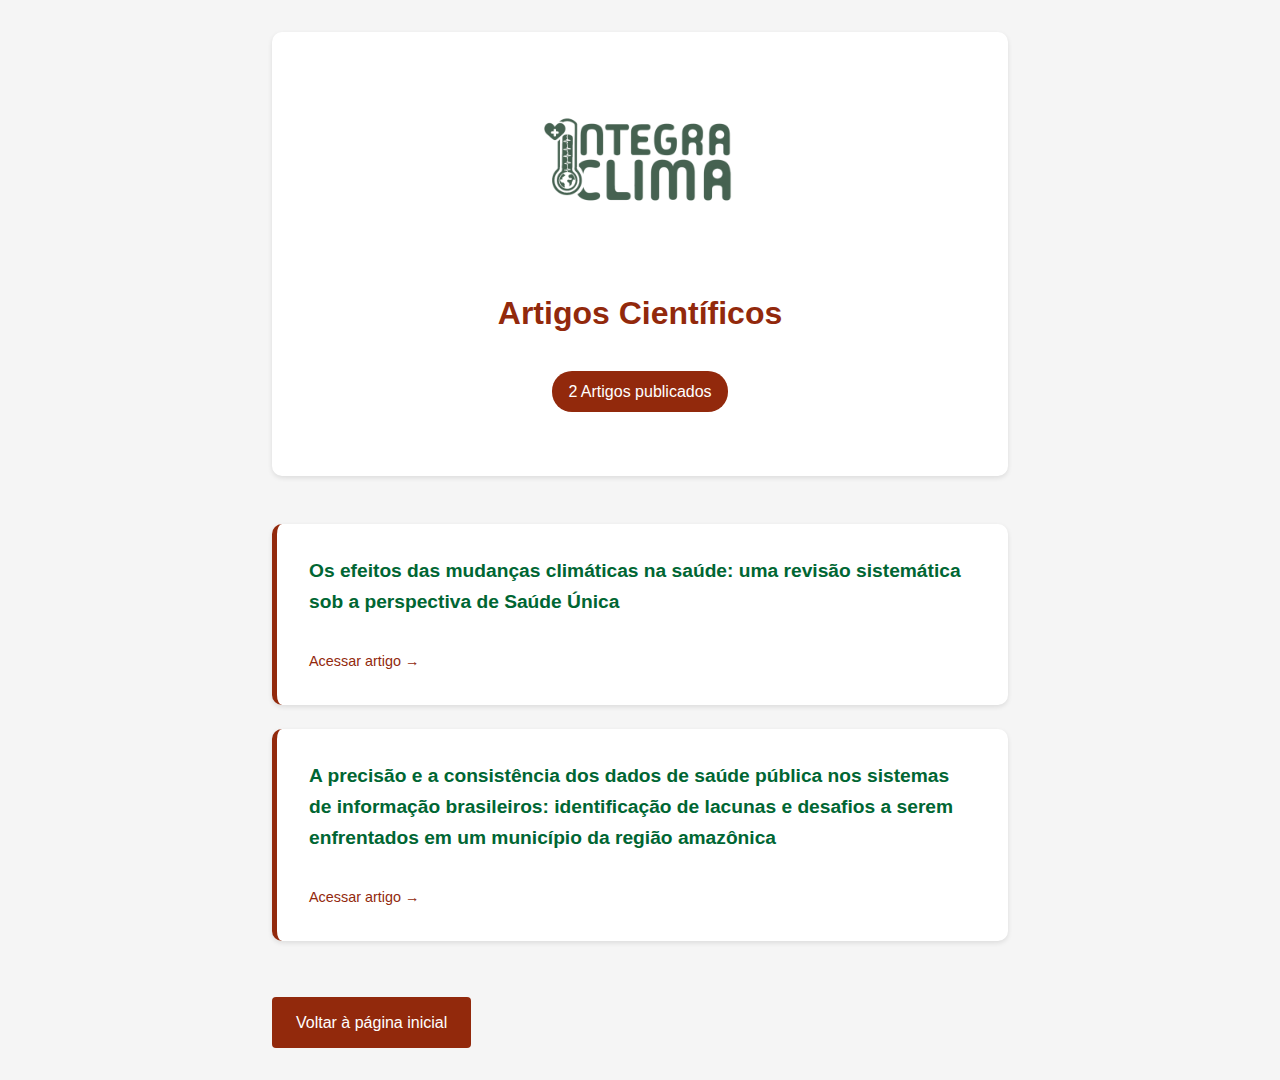
<file: artigos.html>
<!DOCTYPE html>
<html lang="pt-br">
<head>
    <meta charset="UTF-8">
    <meta name="viewport" content="width=device-width, initial-scale=1.0">
    <title>Artigos Científicos - IntegraClima</title>
    <style>
        :root {
            --primary-color: #006633;
            --secondary-color: #009966;
            --background-color: #f5f5f5;
            --text-color: #333;
            --accent-color: #92290c;
        }

        * {
            margin: 0;
            padding: 0;
            box-sizing: border-box;
            font-family: Arial, sans-serif;
        }

        body {
            background-color: var(--background-color);
            color: var(--text-color);
            line-height: 1.6;
        }

        .container {
            max-width: 800px;
            margin: 0 auto;
            padding: 2rem;
        }

        header {
            text-align: center;
            margin-bottom: 3rem;
            background-color: white;
            padding: 2rem;
            border-radius: 10px;
            box-shadow: 0 2px 5px rgba(0,0,0,0.1);
        }

        header img {
            max-width: 200px;
            margin-bottom: 1rem;
        }

        h1 {
            color: var(--accent-color);
            margin-bottom: 2rem;
            text-align: center;
            font-size: 2em;
        }

        .articles-list {
            list-style: none;
        }

        .article-item {
            background: white;
            padding: 2rem;
            margin-bottom: 1.5rem;
            border-radius: 10px;
            box-shadow: 0 2px 5px rgba(0,0,0,0.1);
            transition: transform 0.2s ease;
            border-left: 5px solid var(--accent-color);
        }

        .article-item:hover {
            transform: translateY(-3px);
        }

        .article-item a {
            text-decoration: none;
            color: var(--text-color);
            display: block;
        }

        .article-item h3 {
            color: var(--primary-color);
            margin-bottom: 1rem;
            font-size: 1.2em;
        }

        .article-link {
            color: var(--accent-color);
            font-size: 0.9em;
            margin-top: 1rem;
            display: inline-block;
        }

        .back-button {
            display: inline-block;
            margin-top: 2rem;
            padding: 0.8rem 1.5rem;
            background-color: var(--accent-color);
            color: white;
            text-decoration: none;
            border-radius: 4px;
            transition: background-color 0.2s ease;
        }

        .back-button:hover {
            background-color: var(--primary-color);
        }

        .article-count {
            background-color: var(--accent-color);
            color: white;
            padding: 0.5rem 1rem;
            border-radius: 20px;
            display: inline-block;
            margin-bottom: 2rem;
        }
    </style>
</head>
<body>
    <div class="container">
        <header>
            <img src="./midias/logo2.png" alt="Logo IntegraClima">
            <h1>Artigos Científicos</h1>
            <div class="article-count">2 Artigos publicados</div>
        </header>

        <ul class="articles-list">
            <li class="article-item">
                <a href="https://doi.org/10.3390/cli13100204" target="_blank">
                    <h3>Os efeitos das mudanças climáticas na saúde: uma revisão sistemática sob a perspectiva de Saúde Única</h3>
                    <span class="article-link">Acessar artigo →</span>
                </a>
            </li>
            <li class="article-item">
                <a href="https://doi.org/10.3389/fpubh.2025.1681810" target="_blank">
                    <h3>A precisão e a consistência dos dados de saúde pública nos sistemas de informação brasileiros: identificação de lacunas e desafios a serem enfrentados em um município da região amazônica</h3>
                    <span class="article-link">Acessar artigo →</span>
                </a>
            </li>
        </ul>

        <a href="index.html" class="back-button">Voltar à página inicial</a>
    </div>

    <script>
        const articleCount = document.querySelectorAll('.article-item').length;
        localStorage.setItem('articleCount', articleCount);
    </script>
</body>
</html>
</file>
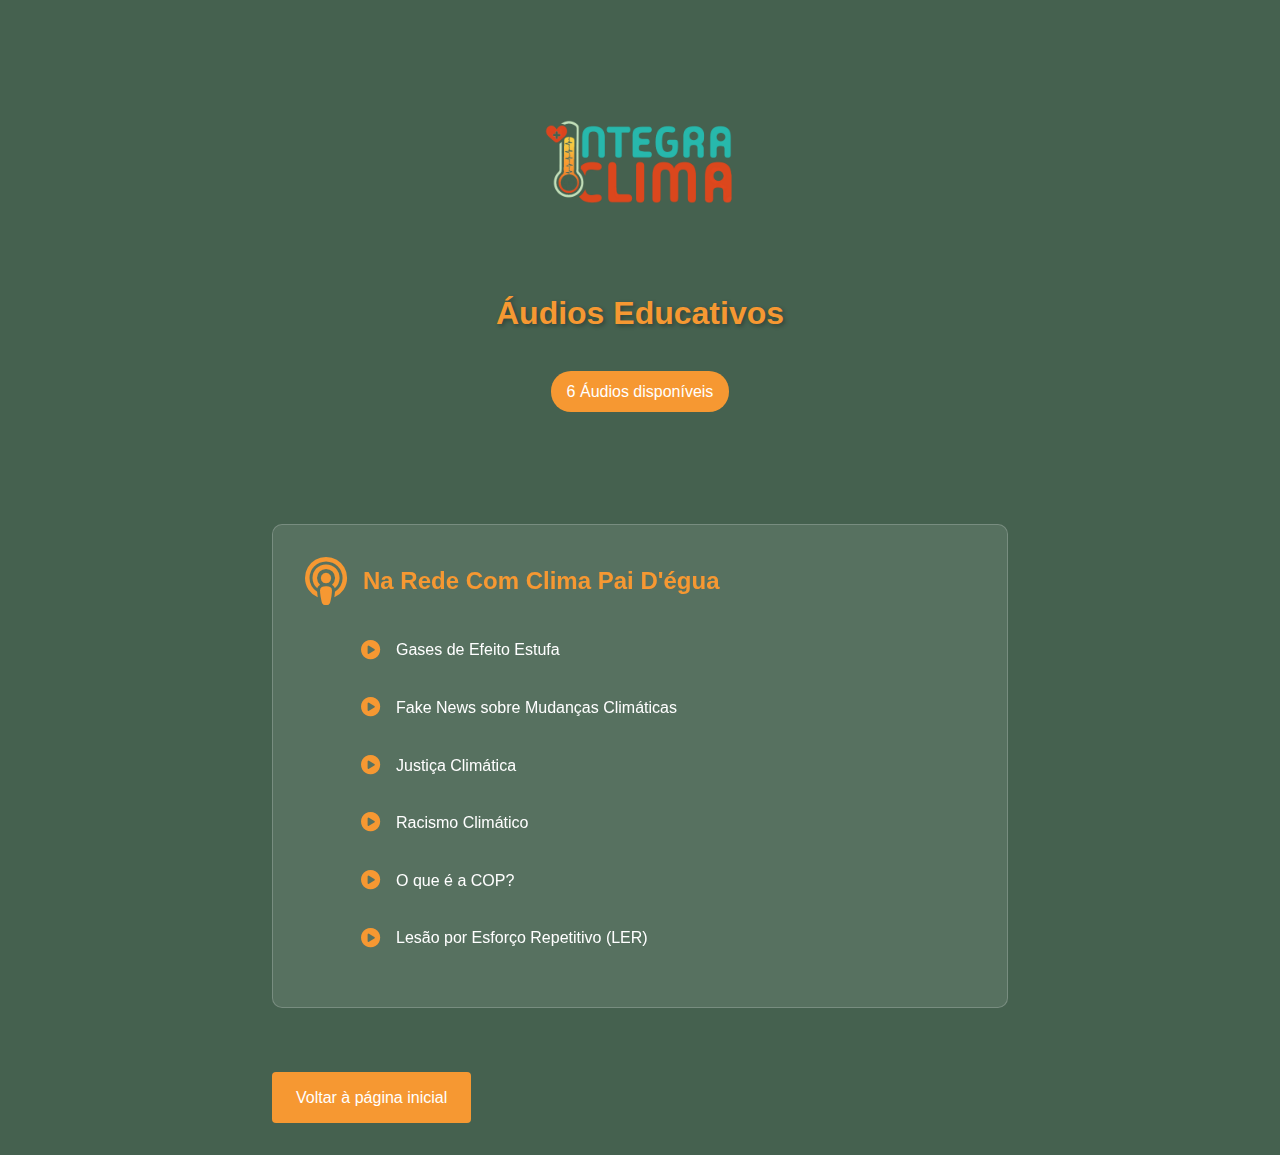
<file: audios.html>
<!DOCTYPE html>
<html lang="pt-br">
<head>
    <meta charset="UTF-8">
    <meta name="viewport" content="width=device-width, initial-scale=1.0">
    <title>Áudios Educativos - IntegraClima</title>
    <link rel="stylesheet" href="https://cdnjs.cloudflare.com/ajax/libs/font-awesome/6.5.1/css/all.min.css">
    <style>
        :root {
            --primary-color: #f69832;
            --secondary-color: #92290c;
            --background-color: #45614f;
            --text-color: #fff;
        }

        * {
            margin: 0;
            padding: 0;
            box-sizing: border-box;
            font-family: Arial, sans-serif;
        }

        body {
            background-color: var(--background-color);
            color: var(--text-color);
            line-height: 1.6;
        }

        .container {
            max-width: 800px;
            margin: 0 auto;
            padding: 2rem;
        }

        header {
            text-align: center;
            margin-bottom: 3rem;
            padding: 2rem;
            border-radius: 10px;
        }

        header img {
            max-width: 200px;
            margin-bottom: 1rem;
        }

        h1 {
            color: var(--primary-color);
            margin-bottom: 2rem;
            text-align: center;
            font-size: 2em;
            text-shadow: 2px 2px 4px rgba(0,0,0,0.3);
        }

        .audio-list {
            list-style: none;
        }

        .audio-item {
            background: rgba(255,255,255,0.1);
            padding: 2rem;
            margin-bottom: 1.5rem;
            border-radius: 10px;
            backdrop-filter: blur(10px);
            transition: transform 0.2s ease;
            border: 1px solid rgba(255,255,255,0.2);
        }

        .audio-item:hover {
            transform: translateY(-3px);
            background: rgba(255,255,255,0.15);
        }

        .audio-item a {
            text-decoration: none;
            color: var(--text-color);
            display: flex;
            align-items: center;
            gap: 1rem;
        }

        .audio-icon {
            font-size: 2em;
            color: var(--primary-color);
        }

        .audio-title {
            font-size: 1.2em;
            color: var(--primary-color);
        }

        .back-button {
            display: inline-block;
            margin-top: 2rem;
            padding: 0.8rem 1.5rem;
            background-color: var(--primary-color);
            color: var(--text-color);
            text-decoration: none;
            border-radius: 4px;
            transition: background-color 0.2s ease;
        }

        .back-button:hover {
            background-color: var(--secondary-color);
        }

        .audio-count {
            background-color: var(--primary-color);
            color: var(--text-color);
            padding: 0.5rem 1rem;
            border-radius: 20px;
            display: inline-block;
            margin-bottom: 2rem;
        }

        .podcast-section {
            background: rgba(255,255,255,0.1);
            padding: 2rem;
            border-radius: 10px;
            margin-bottom: 2rem;
            backdrop-filter: blur(10px);
            border: 1px solid rgba(255,255,255,0.2);
        }

        .podcast-title {
            color: var(--primary-color);
            font-size: 1.5em;
            margin-bottom: 1.5rem;
            display: flex;
            align-items: center;
            gap: 1rem;
        }

        .episodes-list {
            list-style: none;
            margin-left: 3rem;
        }

        .episode-item {
            margin-bottom: 1rem;
            transition: transform 0.2s ease;
        }

        .episode-item:hover {
            transform: translateX(10px);
        }

        .episode-link {
            text-decoration: none;
            color: var(--text-color);
            display: flex;
            align-items: center;
            gap: 1rem;
            padding: 0.5rem;
            border-radius: 5px;
            transition: background-color 0.2s ease;
        }

        .episode-link:hover {
            background: rgba(255,255,255,0.1);
        }

        .episode-icon {
            font-size: 1.2em;
            color: var(--primary-color);
        }
    </style>
</head>
<body>
    <div class="container">
        
        <header>
            <img src="./midias/logo1.png" alt="Logo IntegraClima">
            <h1>Áudios Educativos</h1>
            <div class="audio-count">6 Áudios disponíveis</div>
        </header>

        <div class="podcast-section">
            <h2 class="podcast-title">
                <i class="fas fa-podcast audio-icon"></i>
                Na Rede Com Clima Pai D'égua
            </h2>
            
            <ul class="episodes-list">
                <li class="episode-item">
                    <a href="https://youtu.be/cn-BWb3W9Y8?list=PLyQgBWXdku4L_Cyt7_TDdwL2ITjZQLCP6" target="_blank" class="episode-link">
                        <i class="fas fa-play-circle episode-icon"></i>
                        <span>Gases de Efeito Estufa</span>
                    </a>
                </li>
                <li class="episode-item">
                    <a href="https://youtu.be/i80BOIIN5yw?list=PLyQgBWXdku4L_Cyt7_TDdwL2ITjZQLCP6" target="_blank" class="episode-link">
                        <i class="fas fa-play-circle episode-icon"></i>
                        <span>Fake News sobre Mudanças Climáticas</span>
                    </a>
                </li>
                <li class="episode-item">
                    <a href="https://youtu.be/Oq2jqRCKowA?list=PLyQgBWXdku4L_Cyt7_TDdwL2ITjZQLCP6" target="_blank" class="episode-link">
                        <i class="fas fa-play-circle episode-icon"></i>
                        <span>Justiça Climática</span>
                    </a>
                </li>
                <li class="episode-item">
                    <a href="https://youtu.be/K92b82vFXbQ?list=PLyQgBWXdku4L_Cyt7_TDdwL2ITjZQLCP6" target="_blank" class="episode-link">
                        <i class="fas fa-play-circle episode-icon"></i>
                        <span>Racismo Climático</span>
                    </a>
                </li>
                <li class="episode-item">
                    <a href="https://youtu.be/Kt5aQl1NEOY?list=PLyQgBWXdku4L_Cyt7_TDdwL2ITjZQLCP6" target="_blank" class="episode-link">
                        <i class="fas fa-play-circle episode-icon"></i>
                        <span>O que é a COP?</span>
                    </a>
                </li>
                <li class="episode-item">
                    <a href="https://youtu.be/Kt5aQl1NEOY?list=PLyQgBWXdku4L_Cyt7_TDdwL2ITjZQLCP6" target="_blank" class="episode-link">
                        <i class="fas fa-play-circle episode-icon"></i>
                        <span>Lesão por Esforço Repetitivo (LER)</span>
                    </a>
                </li>
            </ul>
        </div>

        <a href="index.html" class="back-button">Voltar à página inicial</a>
    </div>

    <script>
        const audioCount = document.querySelectorAll('.episode-item').length;
        localStorage.setItem('audioCount', audioCount);
        document.querySelector('.audio-count').textContent = `${audioCount} Áudios disponíveis`;
    </script>
</body>
</html>
</file>
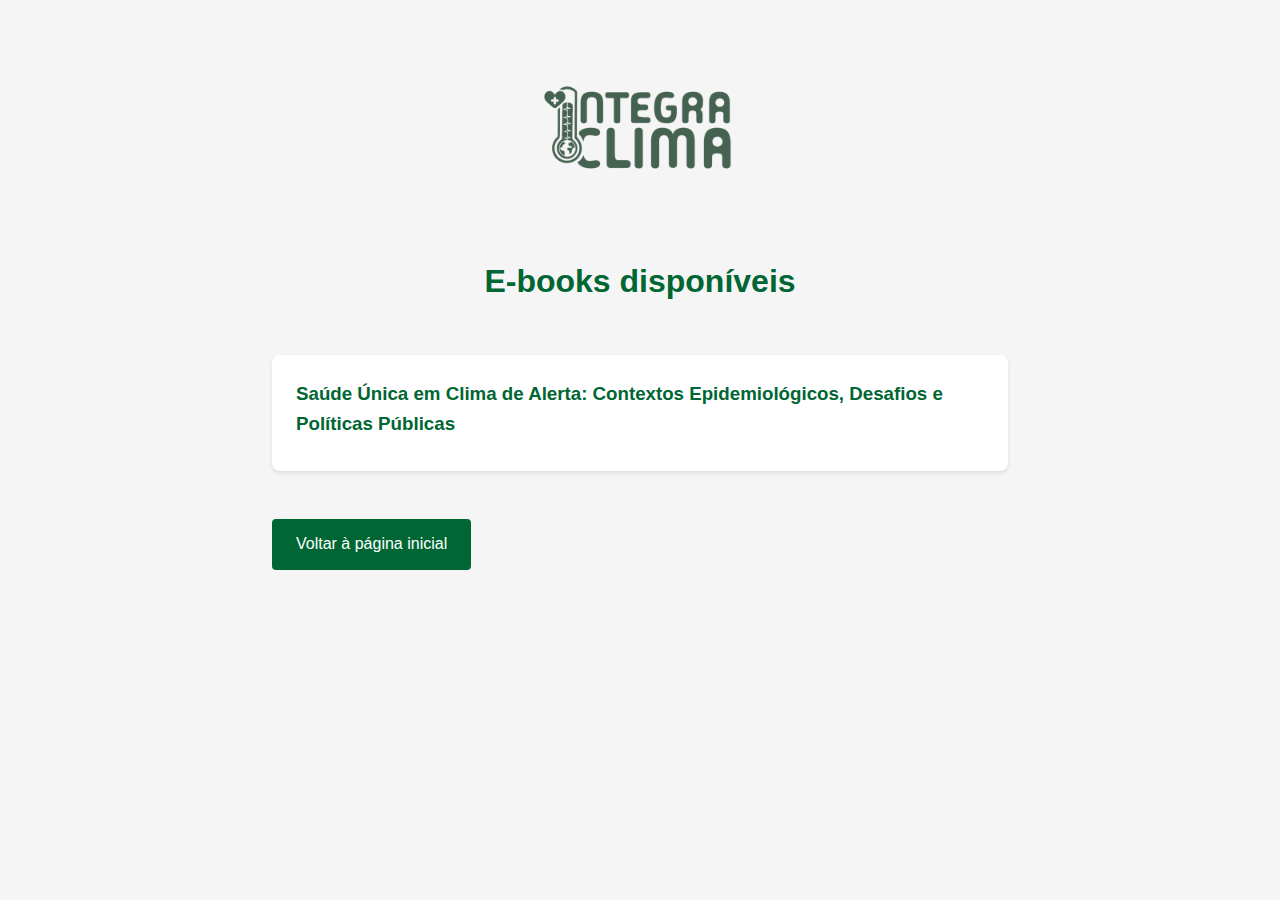
<file: ebooks.html>
<!DOCTYPE html>
<html lang="pt-br">
<head>
    <meta charset="UTF-8">
    <meta name="viewport" content="width=device-width, initial-scale=1.0">
    <title>E-books - IntegraClima</title>
    <style>
        :root {
            --primary-color: #006633;
            --secondary-color: #009966;
            --background-color: #f5f5f5;
            --text-color: #333;
        }

        * {
            margin: 0;
            padding: 0;
            box-sizing: border-box;
            font-family: Arial, sans-serif;
        }

        body {
            background-color: var(--background-color);
            color: var(--text-color);
            line-height: 1.6;
        }

        .container {
            max-width: 800px;
            margin: 0 auto;
            padding: 2rem;
        }

        header {
            text-align: center;
            margin-bottom: 3rem;
        }

        header img {
            max-width: 200px;
            margin-bottom: 1rem;
        }

        h1 {
            color: var(--primary-color);
            margin-bottom: 2rem;
            text-align: center;
        }

        .ebooks-list {
            list-style: none;
        }

        .ebook-item {
            background: white;
            padding: 1.5rem;
            margin-bottom: 1rem;
            border-radius: 8px;
            box-shadow: 0 2px 4px rgba(0,0,0,0.1);
            transition: transform 0.2s ease;
        }

        .ebook-item:hover {
            transform: translateY(-3px);
        }

        .ebook-item a {
            text-decoration: none;
            color: var(--text-color);
            display: block;
        }

        .ebook-item h3 {
            color: var(--primary-color);
            margin-bottom: 0.5rem;
        }

        .back-button {
            display: inline-block;
            margin-top: 2rem;
            padding: 0.8rem 1.5rem;
            background-color: var(--primary-color);
            color: white;
            text-decoration: none;
            border-radius: 4px;
            transition: background-color 0.2s ease;
        }

        .back-button:hover {
            background-color: var(--secondary-color);
        }
    </style>
    <link rel="icon" href="./favicon.ico?v=1" type="image/x-icon">
</head>
<body>
    <div class="container">
        <header>
            <img src="./midias/logo2.png" alt="Logo IntegraClima">
            <h1>E-books disponíveis</h1>
        </header>

        <ul class="ebooks-list">
            <li class="ebook-item">
                <a href="https://doi.org/10.37885/978-65-83998-44-6" target="_blank">
                    <h3>Saúde Única em Clima de Alerta: Contextos Epidemiológicos, Desafios e Políticas Públicas</h3>
                </a>
            </li>

        </ul>

        <a href="index.html" class="back-button">Voltar à página inicial</a>
    </div>

<script>
    // Conta o número de e-books na lista
    const ebookCount = document.querySelectorAll('.ebook-item').length;
    
    // Envia a contagem para a página principal através do localStorage
    localStorage.setItem('ebookCount', ebookCount);
</script>

</body>
</html>
</file>
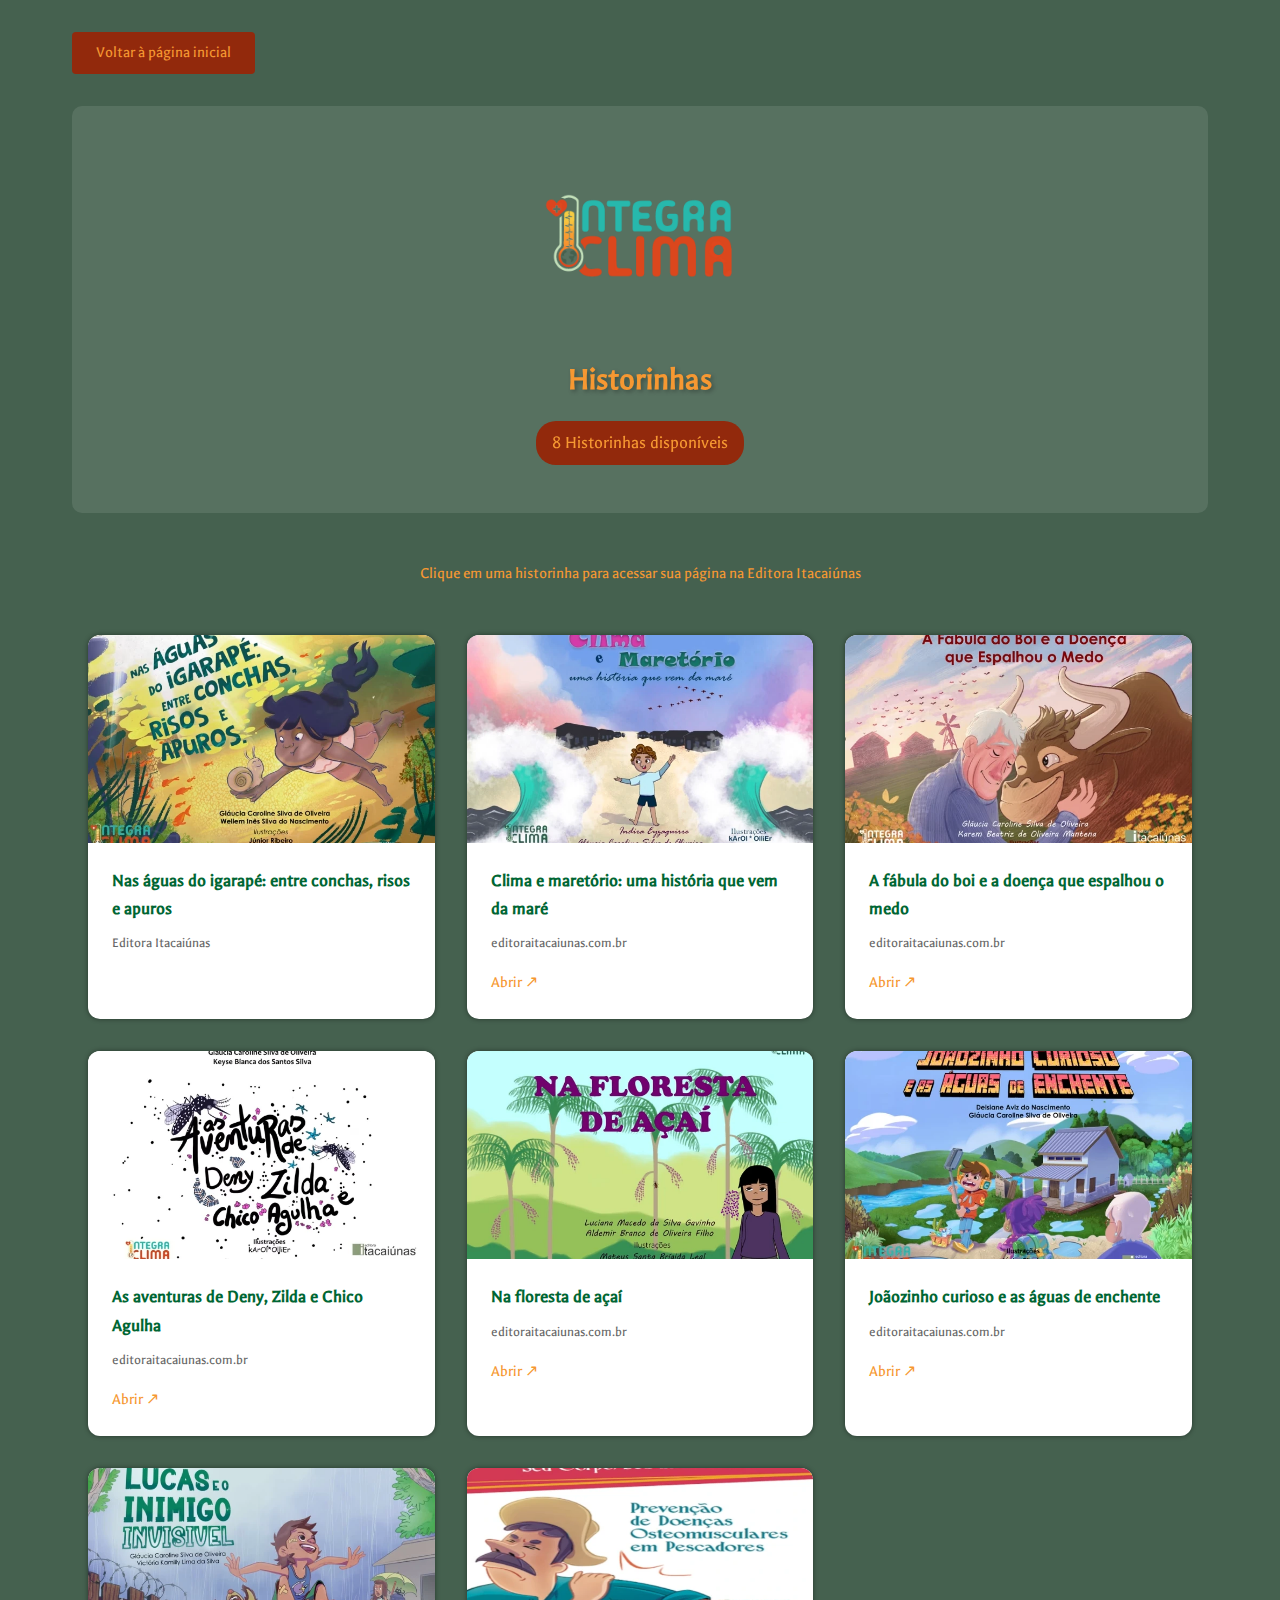
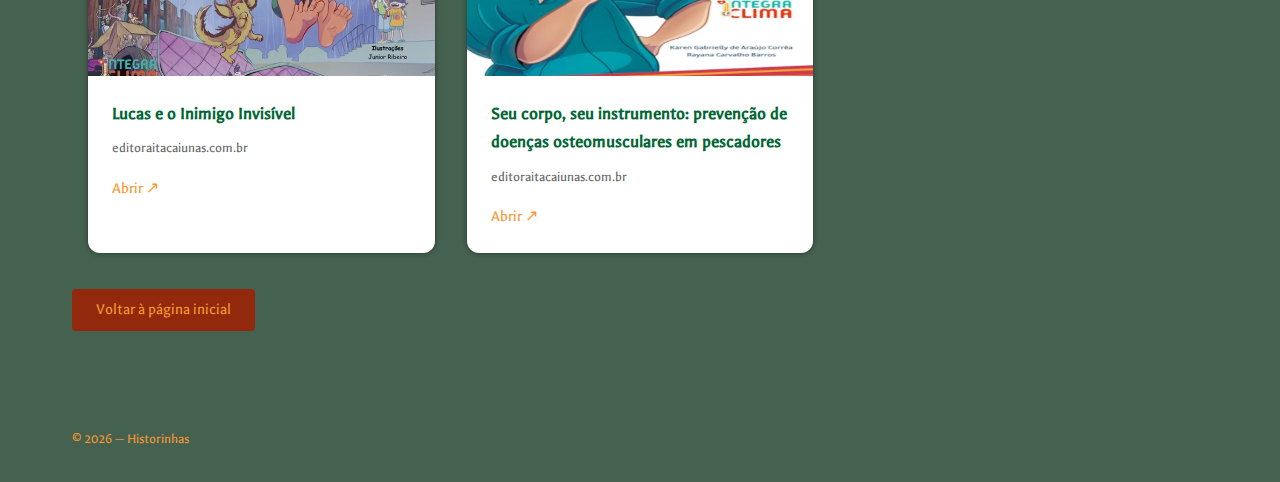
<file: historinhas.html>
<!doctype html>
<html lang="pt-BR">
<head>
  <meta charset="utf-8" />
  <meta name="viewport" content="width=device-width, initial-scale=1" />
  <title>Historinhas - IntegraClima</title>

  <style>
    @import url('https://fonts.googleapis.com/css2?family=Galdeano&display=swap');
    /* ====== Variáveis e reset básico ====== */
    :root {
      --primary-color: #006633;
      --secondary-color: #009966;
      --background-color: #45614f;
      --text-color: #f69832;
      --card-bg: white;
      --radius:12px;
      --container:1200px;
      --gap:16px;
    }

    * {
      margin: 0;
      padding: 0;
      box-sizing: border-box;
      font-family: 'Galdeano', sans-serif;
    }

    html, body {
      margin:0
    }

    body {
      background-color: var(--background-color);
      color: var(--text-color);
      line-height: 1.6;
    }

    img {
      max-width: 100%; 
      display: block
    }

    /* ====== Layout ====== */
    .container {
      max-width: var(--container);
      margin: 0 auto;
      padding: 2rem;
    }

    header {
      display: flex;
      flex-direction: column;
      align-items: center;

      text-align: center;
      margin-bottom: 3rem;
      padding: 2rem;
      background-color: rgba(255, 255, 255, 0.1);
      border-radius: 10px;
      backdrop-filter: blur(10px);
    }

    header img {
      max-width: 200px;
      margin-bottom: 1rem;
    }

    h1 {
      color: var(--text-color);
      margin-bottom: 1rem;
      font-size: 2em;
      text-shadow: 2px 2px 4px rgba(0,0,0,0.3);
    }

    .intro {
      text-align: center;
      margin-bottom: 2rem;
      color: var(--text-color);
    }

    .grid {
      display: grid;
      grid-template-columns: repeat(auto-fit, minmax(280px, 1fr));
      gap: 2rem;
      padding: 1rem;
    }

    /* ====== Card ====== */
.card {
   background-color: var(--card-bg);
   border-radius: var(--radius);
   overflow: hidden;
   box-shadow: 0px 0px 5px 0px rgba(0, 0, 0, 0.432);
   transition: transform 0.3s ease, box-shadow 0.3s ease;
}

.card:hover {
   transform: translateY(-5px);
   box-shadow: 0 8px 16px rgba(0,0,0,0.3);
}

.card__link {
   display: flex;
   flex-direction: column;
   height: 100%;
   text-decoration: none;
   color: inherit;
}

.card__media {
   position: relative;
   overflow: hidden;
   padding-top: 60%;
}

.card__media img {
   position: absolute;
   top: 0;
   left: 0;
   width: 100%;
   height: 100%;
   object-fit: cover;
   transition: transform 0.3s ease;
}

.card:hover .card__media img {
   transform: scale(1.05);
}

.card__body {
   padding: 1.5rem;
}

.card__title {
   color: var(--primary-color);
   margin-bottom: 0.5rem;
   font-size: 1.1em;
   font-weight: bold;
}

.card__meta {
   color: #666;
   font-size: 0.9em;
   margin-bottom: 1rem;
}

.back-button {
   display: inline-block;
   margin-bottom: 2rem;

   padding: 0.5rem 1.5rem;
   background-color: #92290c;
   color: var(--text-color);
   text-decoration: none;
   border-radius: 4px;
   transition: background-color 0.2s ease;
}

.back-button:hover {
   background-color: var(--primary-color);
}

.stories-count {
        background-color: #92290c;
        color: var(--text-color);
        padding: 0.5rem 1rem;
        border-radius: 20px;
        display: inline-block;
        margin-bottom: 1rem;
        font-size: 1.1em;
    }

    footer {
      margin: 24px 0;
      color: #f69832;
      font-size: .9rem
    }
    .sr-only{position:absolute;width:1px;height:1px;padding:0;margin:-1px;overflow:hidden;clip:rect(0,0,0,0);white-space:nowrap;border:0}
  </style>
</head>
<body>
    <div class="container">

        <a href="index.html" class="back-button">Voltar à página inicial</a>

        <header>
            <img src="./midias/logo1.png" alt="Logo IntegraClima">
            <h1>Historinhas</h1>
            <div class="stories-count">8 Historinhas disponíveis</div>
        </header>

        <p class="intro">Clique em uma historinha para acessar sua página na Editora Itacaiúnas</p>

        <div class="grid">
            <!-- Historinha 1 -->
            <div class="card">
                <a class="card__link" href="https://editoraitacaiunas.com.br/produto/nas-aguas-do-igarape-entre-conchas-risos-e-apuros/" target="_blank">
                    <div class="card__media">
                        <img src="midias/capas-historinhas/aguas-do-igarape.webp" alt="Nas águas do igarapé">
                    </div>
                    <div class="card__body">
                        <h3 class="card__title">Nas águas do igarapé: entre conchas, risos e apuros</h3>
                        <p class="card__meta">Editora Itacaiúnas</p>
                    </div>
                </a>
            </div>

            <!-- Card 2 -->
            <div class="card">
                <a class="card__link" href="https://editoraitacaiunas.com.br/produto/clima-e-maretorio-uma-historia-que-vem-da-mare/" target="_blank" rel="noopener noreferrer" aria-label="Clima e maretório: uma história que vem da maré">
                    <div class="card__media" style="position:relative">
                        <img src="midias/capas-historinhas/clima-e-maretorio.webp" alt="Capa de Clima e maretório (placeholder)" onerror="this.remove()">
                    </div>
                    <div class="card__body">
                        <h3 class="card__title">Clima e maretório: uma história que vem da maré</h3>
                        <p class="card__meta">editoraitacaiunas.com.br</p>
                        <span class="card__cta" aria-hidden="true">Abrir ↗</span>
                    </div>
                </a>
            </div>

            <!-- Card 3 -->
            <div class="card">
                <a class="card__link" href="https://editoraitacaiunas.com.br/produto/a-fabula-do-boi-e-a-danca-que-espalhou-o-medo/" target="_blank" rel="noopener noreferrer" aria-label="A fábula do boi e a doença que espalhou o medo">
                    <div class="card__media" style="position:relative">
                        <img src="midias/capas-historinhas/fabula-boi-doenca.webp" alt="Capa de A fábula do boi (placeholder)" onerror="this.remove()">
                    </div>
                    <div class="card__body">
                        <h3 class="card__title">A fábula do boi e a doença que espalhou o medo</h3>
                        <p class="card__meta">editoraitacaiunas.com.br</p>
                        <span class="card__cta" aria-hidden="true">Abrir ↗</span>
                    </div>
                </a>
            </div>

            <!-- Card 4 -->
            <div class="card">
                <a class="card__link" href="https://editoraitacaiunas.com.br/produto/as-aventuras-de-deny-zilda-e-chico-agulha/" target="_blank" rel="noopener noreferrer" aria-label="As aventuras de Deny, Zilda e Chico Agulha">
                    <div class="card__media" style="position:relative">
                        <img src="midias/capas-historinhas/aventuras-deny-e-chico.webp" alt="Capa de As aventuras de Deny, Zilda e Chico Agulha (placeholder)" onerror="this.remove()">
                    </div>
                    <div class="card__body">
                        <h3 class="card__title">As aventuras de Deny, Zilda e Chico Agulha</h3>
                        <p class="card__meta">editoraitacaiunas.com.br</p>
                        <span class="card__cta" aria-hidden="true">Abrir ↗</span>
                    </div>
                </a>
            </div>

            <!-- Card 5 -->
            <div class="card">
                <a class="card__link" href="https://editoraitacaiunas.com.br/produto/na-floresta-de-acai/" target="_blank" rel="noopener noreferrer" aria-label="Na floresta de açaí">
                    <div class="card__media" style="position:relative">
                        <img src="midias/capas-historinhas/floresta-de-açai.webp" alt="Capa de Na floresta de açaí (placeholder)" onerror="this.remove()">
                    </div>
                    <div class="card__body">
                        <h3 class="card__title">Na floresta de açaí</h3>
                        <p class="card__meta">editoraitacaiunas.com.br</p>
                        <span class="card__cta" aria-hidden="true">Abrir ↗</span>
                    </div>
                </a>
            </div>

            <!-- Card 6 -->
            <div class="card">
                <a class="card__link" href="https://editoraitacaiunas.com.br/produto/joaozinho-curioso-e-as-aguas-de-enchentes/" target="_blank" rel="noopener noreferrer" aria-label="Joãozinho curioso e as águas de enchente">
                    <div class="card__media" style="position:relative">
                        <img src="midias/capas-historinhas/joaozinho-curioso.webp" alt="Capa de Joãozinho curioso e as águas de enchente (placeholder)" onerror="this.remove()">
                    </div>
                    <div class="card__body">
                        <h3 class="card__title">Joãozinho curioso e as águas de enchente</h3>
                        <p class="card__meta">editoraitacaiunas.com.br</p>
                        <span class="card__cta" aria-hidden="true">Abrir ↗</span>
                    </div>
                </a>
            </div>

            <!-- Card 7 -->
            <div class="card">
                <a class="card__link" href="https://editoraitacaiunas.com.br/produto/lucas-e-o-inimigo-invisivel/" target="_blank" rel="noopener noreferrer" aria-label="Lucas e o Inimigo Invisível">
                    <div class="card__media" style="position:relative">
                        <img src="midias/capas-historinhas/lucas-inimigo-invi.webp" alt="Capa de Lucas e o Inimigo Invisível (placeholder)" onerror="this.remove()">
                    </div>
                    <div class="card__body">
                        <h3 class="card__title">Lucas e o Inimigo Invisível</h3>
                        <p class="card__meta">editoraitacaiunas.com.br</p>
                        <span class="card__cta" aria-hidden="true">Abrir ↗</span>
                    </div>
                </a>
            </div>

            <!-- Card 8 -->
            <div class="card">
                <a class="card__link" href="https://editoraitacaiunas.com.br/produto/seu-corpo-seu-instrumento-prevencao-de-doencas-osteomusculares-em-pescadores/" target="_blank" rel="noopener noreferrer" aria-label="Seu corpo, seu instrumento: prevenção de doenças osteomusculares em pescadores">
                    <div class="card__media" style="position:relative">
                        <img src="midias/capas-historinhas/prevencao-de-doencas.webp" alt="Capa de Seu corpo, seu instrumento (placeholder)" onerror="this.remove()">
                    </div>
                    <div class="card__body">
                        <h3 class="card__title">Seu corpo, seu instrumento: prevenção de doenças osteomusculares em pescadores</h3>
                        <p class="card__meta">editoraitacaiunas.com.br</p>
                        <span class="card__cta" aria-hidden="true">Abrir ↗</span>
                    </div>
                </a>
            </div>
        </div>

        <a href="index.html" class="back-button" style="margin-top: 20px;">Voltar à página inicial</a>

    </div>

    <footer class="container">
    © <span id="year"></span> — Historinhas
  </footer>

  <script>
    // Atualiza o ano
    document.getElementById('year').textContent = new Date().getFullYear();
    
    // Conta e atualiza o número de historinhas
    const storiesCount = document.querySelectorAll('.card').length;
    localStorage.setItem('storiesCount', storiesCount);
    
    // Atualiza o texto do contador no header
    document.querySelector('.stories-count').textContent = 
        `${storiesCount} ${storiesCount === 1 ? 'Historinha disponível' : 'Historinhas disponíveis'}`;
  </script>
</body>
</html>
</file>
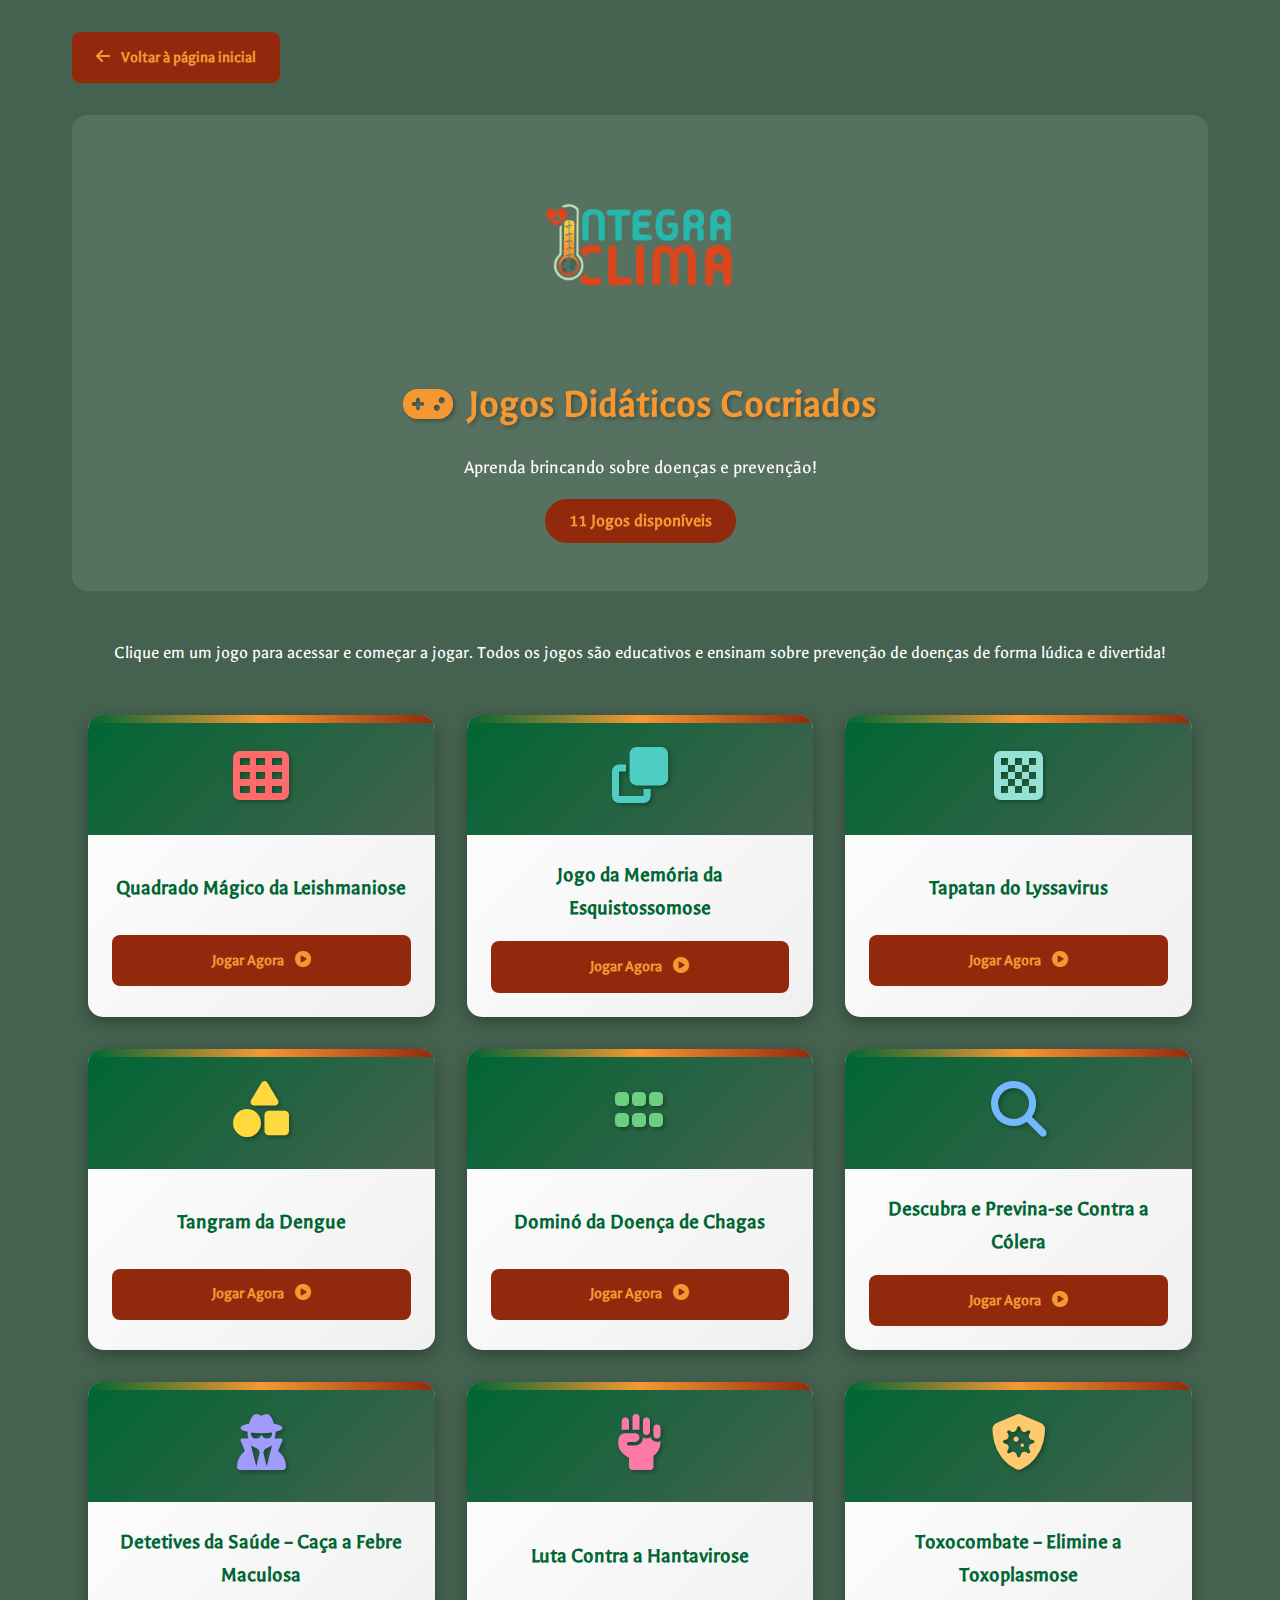
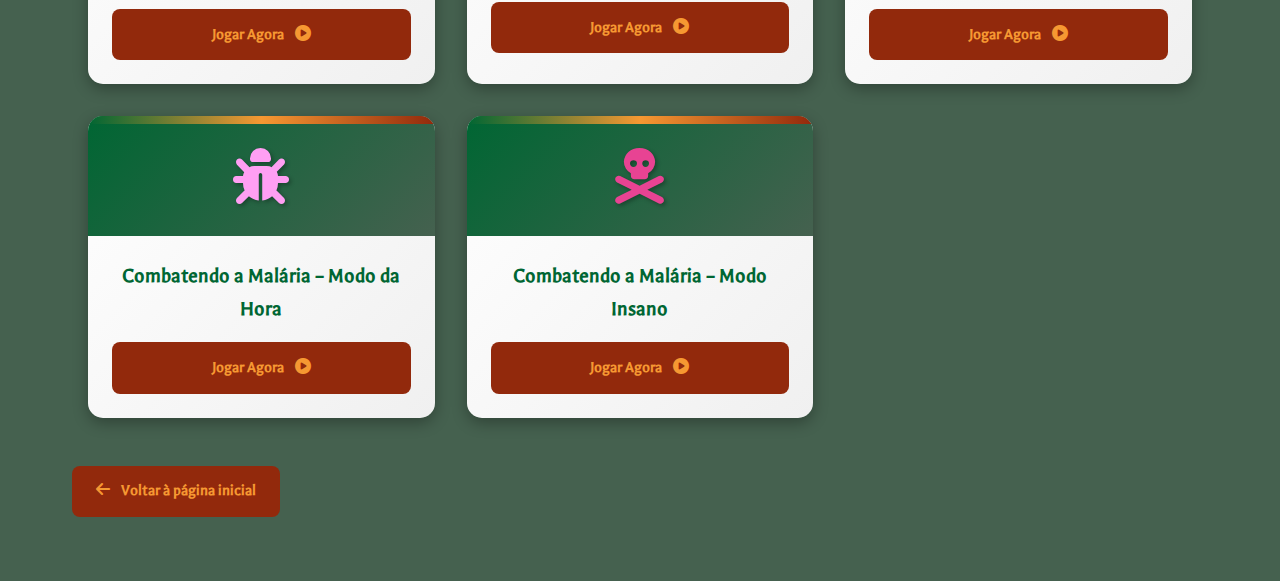
<file: jogos.html>
<!DOCTYPE html>
<html lang="pt-br">
<head>
    <meta charset="UTF-8">
    <meta name="viewport" content="width=device-width, initial-scale=1.0">
    <title>Jogos Didáticos - IntegraClima</title>
    <link rel="icon" href="./favicon.ico?v=1" type="image/x-icon">
    <link rel="stylesheet" href="https://cdnjs.cloudflare.com/ajax/libs/font-awesome/6.5.1/css/all.min.css">
    <style>
        @import url('https://fonts.googleapis.com/css2?family=Galdeano&display=swap');
        
        :root {
            --primary-color: #006633;
            --secondary-color: #45614f;
            --accent-color: #f69832;
            --dark-accent: #92290c;
            --background-color: #45614f;
            --text-color: #fff;
            --card-bg: #ffffff;
        }

        * {
            margin: 0;
            padding: 0;
            box-sizing: border-box;
            font-family: 'Galdeano', sans-serif;
        }

        body {
            background-color: var(--background-color);
            color: var(--text-color);
            line-height: 1.6;
        }

        .container {
            max-width: 1200px;
            margin: 0 auto;
            padding: 2rem;
        }

        header {
            text-align: center;
            margin-bottom: 3rem;
            padding: 2rem;
            background-color: rgba(255, 255, 255, 0.1);
            border-radius: 15px;
            backdrop-filter: blur(10px);
        }

        header img {
            max-width: 200px;
            margin-bottom: 1rem;
        }

        h1 {
            color: var(--accent-color);
            margin-bottom: 1rem;
            font-size: 2.5em;
            text-shadow: 2px 2px 4px rgba(0,0,0,0.3);
            display: flex;
            align-items: center;
            justify-content: center;
            gap: 15px;
        }

        h1 i {
            font-size: 1em;
        }

        .subtitle {
            color: var(--text-color);
            font-size: 1.2em;
            margin-bottom: 1rem;
        }

        .games-count {
            background-color: var(--dark-accent);
            color: var(--accent-color);
            padding: 0.5rem 1.5rem;
            border-radius: 25px;
            display: inline-block;
            margin-bottom: 1rem;
            font-size: 1.1em;
            font-weight: bold;
        }

        .intro {
            text-align: center;
            margin-bottom: 2rem;
            color: var(--text-color);
            font-size: 1.1em;
        }

        .games-grid {
            display: grid;
            grid-template-columns: repeat(auto-fill, minmax(300px, 1fr));
            gap: 2rem;
            padding: 1rem;
        }

        .game-card {
            background: linear-gradient(135deg, var(--card-bg) 0%, #f0f0f0 100%);
            border-radius: 15px;
            overflow: hidden;
            box-shadow: 0 5px 15px rgba(0,0,0,0.3);
            transition: all 0.3s ease;
            position: relative;
        }

        .game-card:hover {
            transform: translateY(-10px) scale(1.02);
            box-shadow: 0 10px 25px rgba(246, 152, 50, 0.4);
        }

        .game-card::before {
            content: '';
            position: absolute;
            top: 0;
            left: 0;
            right: 0;
            height: 8px;
            background: linear-gradient(90deg, var(--primary-color), var(--accent-color), var(--dark-accent));
        }

        .game-icon {
            background: linear-gradient(135deg, var(--primary-color), var(--secondary-color));
            padding: 2rem;
            display: flex;
            justify-content: center;
            align-items: center;
            min-height: 120px;
        }

        .game-icon i {
            font-size: 3.5em;
            color: var(--accent-color);
            text-shadow: 2px 2px 4px rgba(0,0,0,0.3);
        }

        .game-body {
            padding: 1.5rem;
        }

        .game-title {
            color: var(--primary-color);
            font-size: 1.3em;
            margin-bottom: 1rem;
            font-weight: bold;
            text-align: center;
            min-height: 60px;
            display: flex;
            align-items: center;
            justify-content: center;
        }

        .game-link {
            display: block;
            text-align: center;
            background-color: var(--dark-accent);
            color: var(--accent-color);
            padding: 0.8rem;
            text-decoration: none;
            border-radius: 8px;
            font-weight: bold;
            transition: all 0.3s ease;
        }

        .game-link:hover {
            background-color: var(--accent-color);
            color: var(--dark-accent);
            transform: scale(1.05);
        }

        .game-link i {
            margin-left: 8px;
        }

        .back-button {
            display: inline-block;
            margin-bottom: 2rem;
            padding: 0.8rem 1.5rem;
            background-color: var(--dark-accent);
            color: var(--accent-color);
            text-decoration: none;
            border-radius: 8px;
            transition: all 0.3s ease;
            font-weight: bold;
        }

        .back-button:hover {
            background-color: var(--accent-color);
            color: var(--dark-accent);
        }

        .back-button i {
            margin-right: 8px;
        }

        /* Ícones específicos para cada jogo */
        .icon-puzzle { color: #ff6b6b !important; }
        .icon-memory { color: #4ecdc4 !important; }
        .icon-strategy { color: #95e1d3 !important; }
        .icon-tangram { color: #ffd93d !important; }
        .icon-domino { color: #6bcf7f !important; }
        .icon-detective { color: #a29bfe !important; }
        .icon-fight { color: #fd79a8 !important; }
        .icon-combat { color: #fdcb6e !important; }
        .icon-discover { color: #74b9ff !important; }
        .icon-malaria { color: #ff9ff3 !important; }
        .icon-malaria-insano { color: #e84393 !important; }

        @media (max-width: 768px) {
            h1 {
                font-size: 1.8em;
                flex-direction: column;
                gap: 10px;
            }

            .games-grid {
                grid-template-columns: 1fr;
                gap: 1.5rem;
            }

            .game-title {
                font-size: 1.1em;
            }
        }

        @media (min-width: 769px) and (max-width: 1024px) {
            .games-grid {
                grid-template-columns: repeat(2, 1fr);
            }
        }

        @media (min-width: 1025px) {
            .games-grid {
                grid-template-columns: repeat(3, 1fr);
            }
        }
    </style>
</head>
<body>
    <div class="container">
        <a href="index.html" class="back-button">
            <i class="fas fa-arrow-left"></i>
            Voltar à página inicial
        </a>

        <header>
            <img src="./midias/logo1.png" alt="Logo IntegraClima">
            <h1>
                <i class="fas fa-gamepad"></i>
                Jogos Didáticos Cocriados
            </h1>
            <p class="subtitle">Aprenda brincando sobre doenças e prevenção!</p>
            <div class="games-count">9 Jogos disponíveis</div>
        </header>

        <p class="intro">
            Clique em um jogo para acessar e começar a jogar. Todos os jogos são educativos e ensinam sobre prevenção de doenças de forma lúdica e divertida!
        </p>

        <div class="games-grid">
            <!-- Jogo 1 -->
            <div class="game-card">
                <div class="game-icon">
                    <i class="fas fa-th icon-puzzle"></i>
                </div>
                <div class="game-body">
                    <h3 class="game-title">Quadrado Mágico da Leishmaniose</h3>
                    <a href="http://educapes.capes.gov.br/handle/capes/1132436" target="_blank" class="game-link">
                        Jogar Agora
                        <i class="fas fa-play-circle"></i>
                    </a>
                </div>
            </div>

            <!-- Jogo 2 -->
            <div class="game-card">
                <div class="game-icon">
                    <i class="fas fa-clone icon-memory"></i>
                </div>
                <div class="game-body">
                    <h3 class="game-title">Jogo da Memória da Esquistossomose</h3>
                    <a href="http://educapes.capes.gov.br/handle/capes/1132438" target="_blank" class="game-link">
                        Jogar Agora
                        <i class="fas fa-play-circle"></i>
                    </a>
                </div>
            </div>

            <!-- Jogo 3 -->
            <div class="game-card">
                <div class="game-icon">
                    <i class="fas fa-chess-board icon-strategy"></i>
                </div>
                <div class="game-body">
                    <h3 class="game-title">Tapatan do Lyssavirus</h3>
                    <a href="http://educapes.capes.gov.br/handle/capes/1132441" target="_blank" class="game-link">
                        Jogar Agora
                        <i class="fas fa-play-circle"></i>
                    </a>
                </div>
            </div>

            <!-- Jogo 4 -->
            <div class="game-card">
                <div class="game-icon">
                    <i class="fas fa-shapes icon-tangram"></i>
                </div>
                <div class="game-body">
                    <h3 class="game-title">Tangram da Dengue</h3>
                    <a href="http://educapes.capes.gov.br/handle/capes/1132443" target="_blank" class="game-link">
                        Jogar Agora
                        <i class="fas fa-play-circle"></i>
                    </a>
                </div>
            </div>

            <!-- Jogo 5 -->
            <div class="game-card">
                <div class="game-icon">
                    <i class="fas fa-grip-horizontal icon-domino"></i>
                </div>
                <div class="game-body">
                    <h3 class="game-title">Dominó da Doença de Chagas</h3>
                    <a href="http://educapes.capes.gov.br/handle/capes/1132444" target="_blank" class="game-link">
                        Jogar Agora
                        <i class="fas fa-play-circle"></i>
                    </a>
                </div>
            </div>

            <!-- Jogo 6 -->
            <div class="game-card">
                <div class="game-icon">
                    <i class="fas fa-search icon-discover"></i>
                </div>
                <div class="game-body">
                    <h3 class="game-title">Descubra e Previna-se Contra a Cólera</h3>
                    <a href="http://educapes.capes.gov.br/handle/capes/1132428" target="_blank" class="game-link">
                        Jogar Agora
                        <i class="fas fa-play-circle"></i>
                    </a>
                </div>
            </div>

            <!-- Jogo 7 -->
            <div class="game-card">
                <div class="game-icon">
                    <i class="fas fa-user-secret icon-detective"></i>
                </div>
                <div class="game-body">
                    <h3 class="game-title">Detetives da Saúde – Caça a Febre Maculosa</h3>
                    <a href="http://educapes.capes.gov.br/handle/capes/1132429" target="_blank" class="game-link">
                        Jogar Agora
                        <i class="fas fa-play-circle"></i>
                    </a>
                </div>
            </div>

            <!-- Jogo 8 -->
            <div class="game-card">
                <div class="game-icon">
                    <i class="fas fa-fist-raised icon-fight"></i>
                </div>
                <div class="game-body">
                    <h3 class="game-title">Luta Contra a Hantavirose</h3>
                    <a href="http://educapes.capes.gov.br/handle/capes/1132470" target="_blank" class="game-link">
                        Jogar Agora
                        <i class="fas fa-play-circle"></i>
                    </a>
                </div>
            </div>

            <!-- Jogo 9 -->
            <div class="game-card">
                <div class="game-icon">
                    <i class="fas fa-shield-virus icon-combat"></i>
                </div>
                <div class="game-body">
                    <h3 class="game-title">Toxocombate – Elimine a Toxoplasmose</h3>
                    <a href="http://educapes.capes.gov.br/handle/capes/1132493" target="_blank" class="game-link">
                        Jogar Agora
                        <i class="fas fa-play-circle"></i>
                    </a>
                </div>
            </div>

            <!-- Jogo 10 -->
            <div class="game-card">
                <div class="game-icon">
                    <i class="fas fa-bug icon-malaria"></i>
                </div>
                <div class="game-body">
                    <h3 class="game-title">Combatendo a Malária – Modo da Hora</h3>
                    <a href="http://educapes.capes.gov.br/handle/capes/1132678" target="_blank" class="game-link">
                        Jogar Agora
                        <i class="fas fa-play-circle"></i>
                    </a>
                </div>
            </div>

            <!-- Jogo 11 -->
            <div class="game-card">
                <div class="game-icon">
                    <i class="fas fa-skull-crossbones icon-malaria-insano"></i>
                </div>
                <div class="game-body">
                    <h3 class="game-title">Combatendo a Malária – Modo Insano</h3>
                    <a href="http://educapes.capes.gov.br/handle/capes/1132675" target="_blank" class="game-link">
                        Jogar Agora
                        <i class="fas fa-play-circle"></i>
                    </a>
                </div>
            </div>
        </div>

        <a href="index.html" class="back-button" style="margin-top: 2rem;">
            <i class="fas fa-arrow-left"></i>
            Voltar à página inicial
        </a>
    </div>

    <script>
        // Conta o número de jogos na lista
        const gamesCount = document.querySelectorAll('.game-card').length;
        
        // Envia a contagem para a página principal através do localStorage
        localStorage.setItem('gamesCount', gamesCount);
        
        // Atualiza o texto do contador no header
        document.querySelector('.games-count').textContent = 
            `${gamesCount} ${gamesCount === 1 ? 'Jogo disponível' : 'Jogos disponíveis'}`;
    </script>
</body>
</html>
</file>
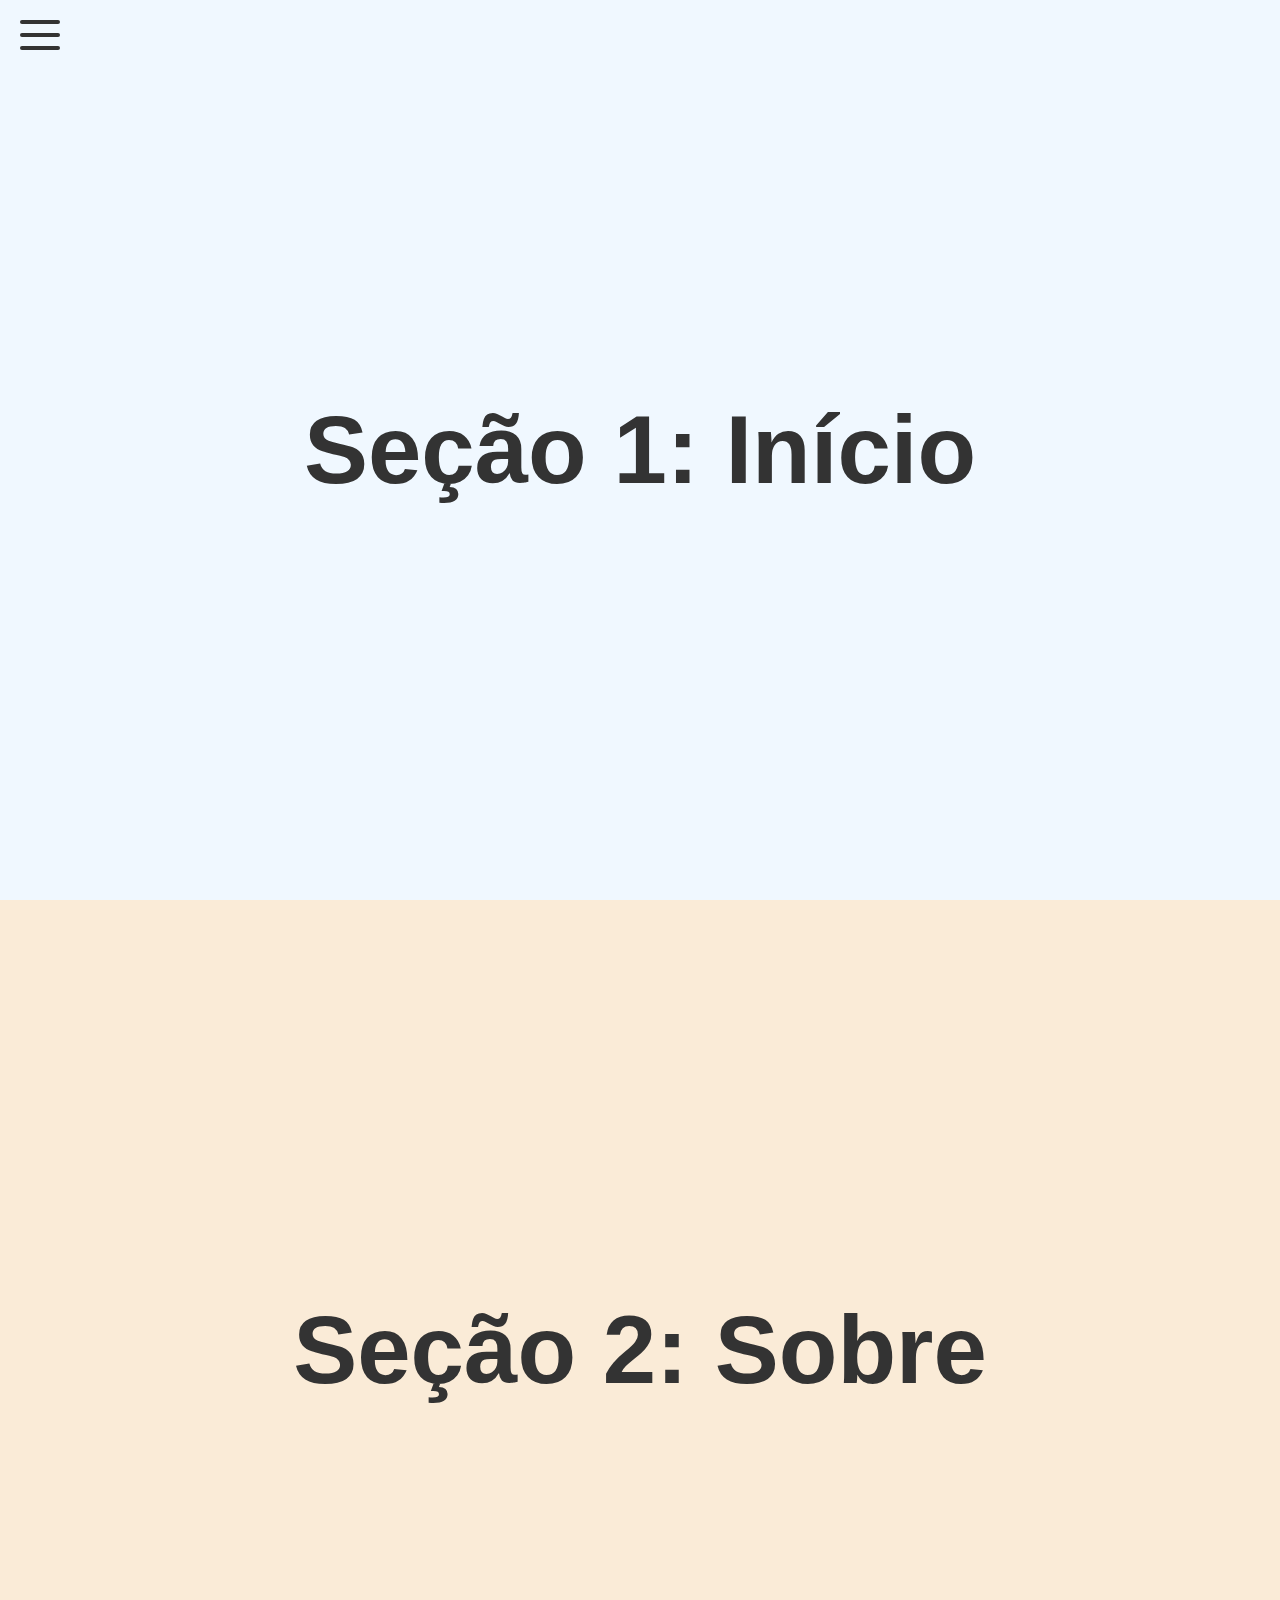
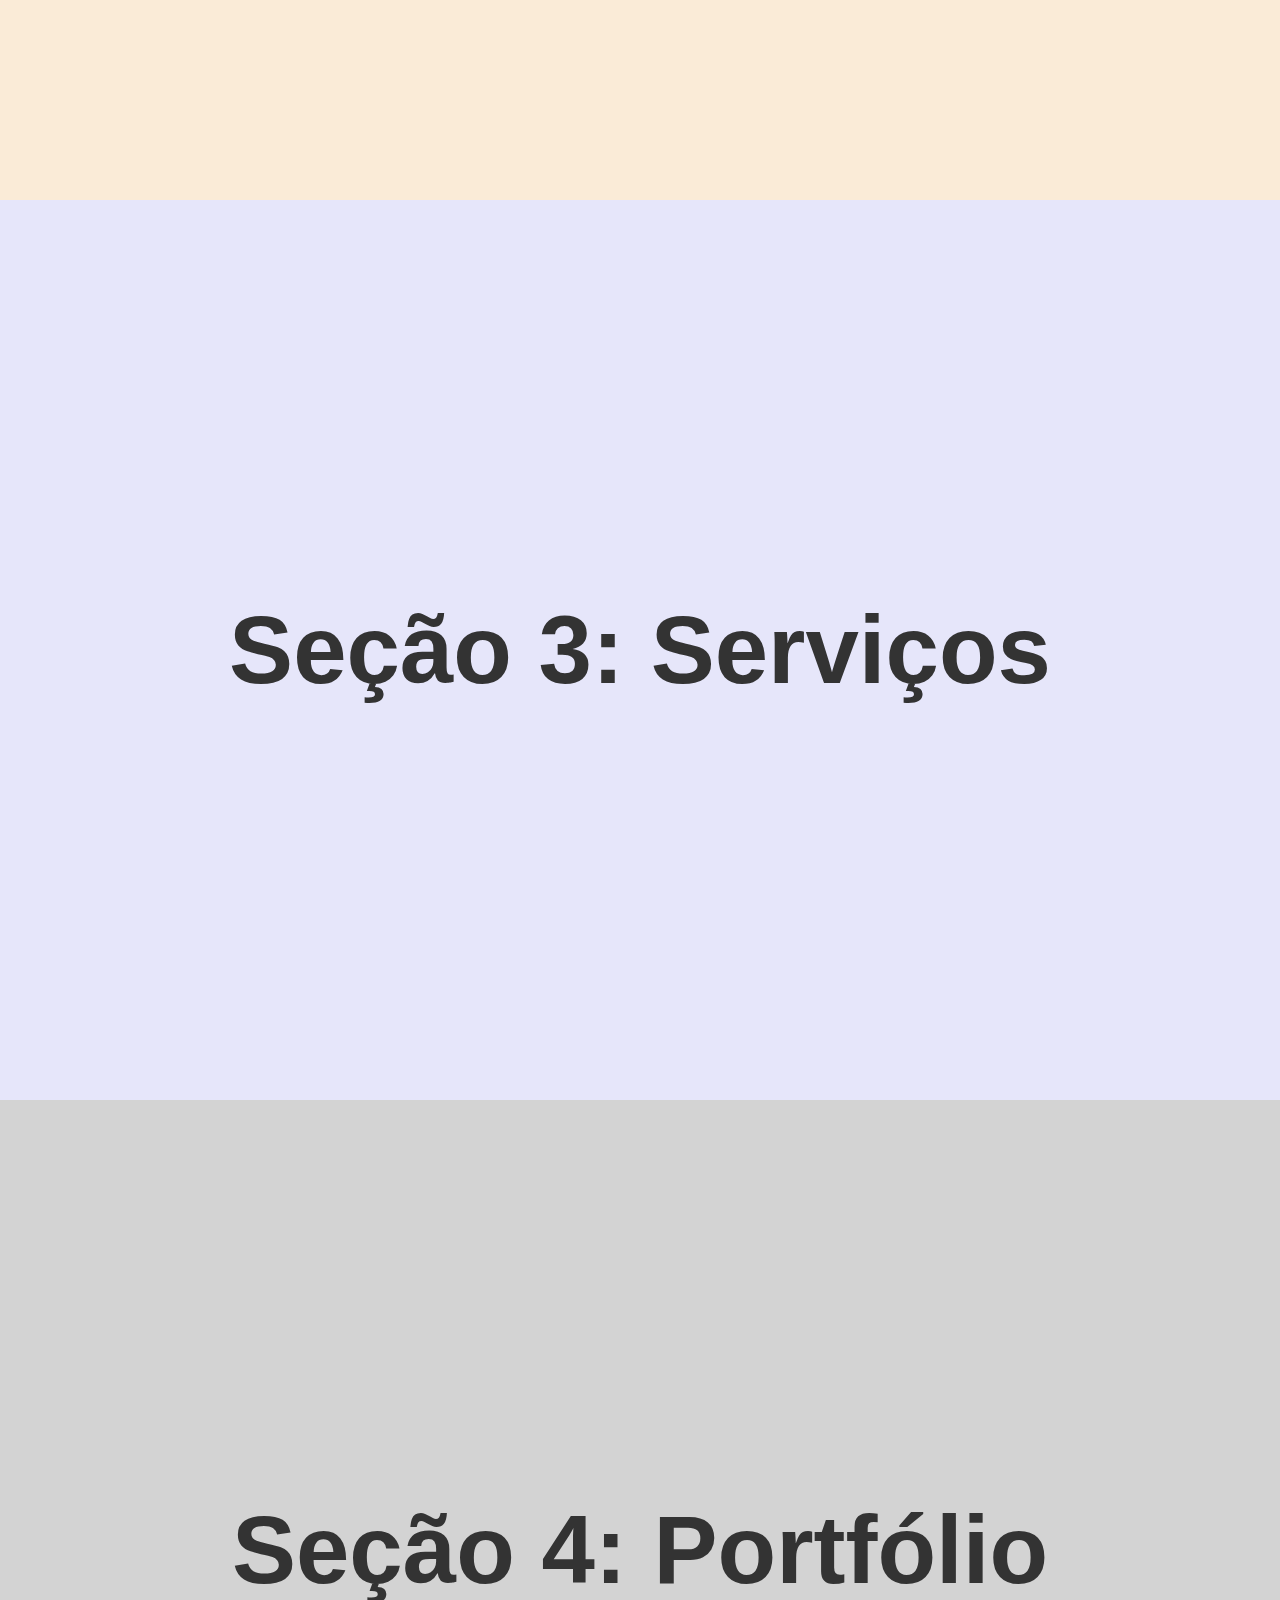
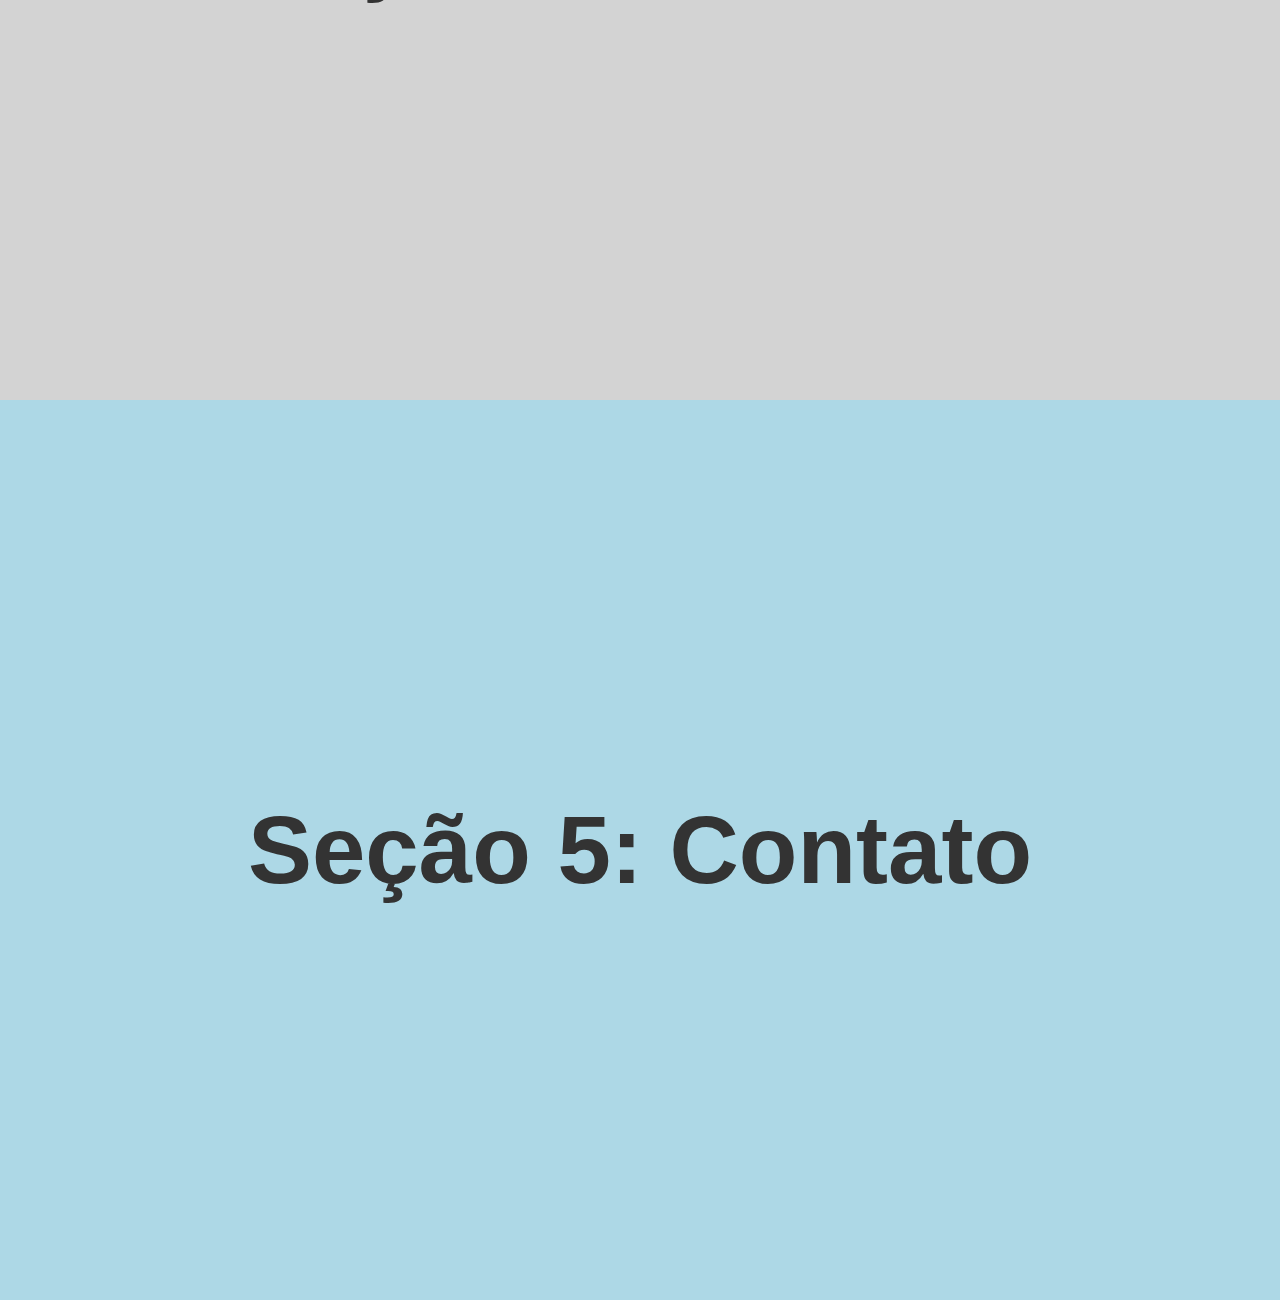
<file: teste.html>
<!DOCTYPE html>
<html lang="pt-br">
<head>
    <meta charset="UTF-8">
    <meta name="viewport" content="width=device-width, initial-scale=1.0">
    <title>Menu Hambúrguer Funcional</title>
    <style>
        /* Estilos Globais e de Reset */
        * {
            margin: 0;
            padding: 0;
            box-sizing: border-box;
        }

        html {
            scroll-behavior: smooth; /* Habilita a rolagem suave para links de âncora */
        }

        body {
            font-family: sans-serif;
            color: #333;
        }

        /* Classe para bloquear a rolagem do corpo da página */
        .no-scroll {
            overflow: hidden;
        }

        /* --- Estilo do Ícone do Menu Hambúrguer --- */
        .menu-hamburguer {
            position: fixed;
            top: 20px;
            left: 20px;
            width: 40px;
            height: 30px;
            display: flex;
            flex-direction: column;
            justify-content: space-between;
            cursor: pointer;
            z-index: 1001; /* Garante que o ícone fique acima do conteúdo, mas abaixo do overlay */
        }

        .menu-hamburguer .barra {
            width: 100%;
            height: 4px;
            background-color: #333;
            border-radius: 2px;
            transition: all 0.3s ease-in-out;
        }

        /* Animação do ícone para "X" quando o menu está ativo */
        .menu-hamburguer.active .barra:nth-child(1) {
            transform: translateY(13px) rotate(45deg);
            background-color: white;
        }

        .menu-hamburguer.active .barra:nth-child(2) {
            opacity: 0;
        }

        .menu-hamburguer.active .barra:nth-child(3) {
            transform: translateY(-13px) rotate(-45deg);
            background-color: white;
        }


        /* --- Estilo do Menu Overlay (Tela Cheia) --- */
        .menu-overlay {
            position: fixed;
            top: 0;
            left: 0;
            width: 100%;
            height: 100%;
            background-color: rgba(0, 0, 0, 0.95);
            
            display: flex;
            justify-content: center;
            align-items: center;

            /* Começa escondido fora da tela */
            transform: translateY(-100%);
            transition: transform 0.4s ease-in-out;
            z-index: 1000;
        }

        .menu-overlay.active {
            transform: translateY(0);
        }

        .menu-overlay nav ul {
            list-style: none;
            text-align: center;
        }

        .menu-overlay nav ul li {
            margin: 30px 0;
        }

        .menu-overlay nav ul li a {
            color: white;
            text-decoration: none;
            font-size: 2rem; /* 32px */
            font-weight: bold;
            transition: color 0.3s;
        }

        .menu-overlay nav ul li a:hover {
            color: #ccc;
        }


        /* --- Seções da Página (para demonstração) --- */
        section {
            height: 100vh; /* Cada seção ocupa a altura total da tela */
            display: flex;
            justify-content: center;
            align-items: center;
            font-size: 3rem;
            padding: 20px;
        }

        #secao1 { background-color: #f0f8ff; }
        #secao2 { background-color: #faebd7; }
        #secao3 { background-color: #e6e6fa; }
        #secao4 { background-color: #d3d3d3; }
        #secao5 { background-color: #add8e6; }
    </style>
</head>
<body>

    <!-- Ícone do Menu Hambúrguer -->
    <div class="menu-hamburguer" id="menu-hamburguer">
        <div class="barra"></div>
        <div class="barra"></div>
        <div class="barra"></div>
    </div>

    <!-- Menu Overlay (Tela Cheia) -->
    <div class="menu-overlay" id="menu-overlay">
        <nav>
            <ul>
                <li><a href="#secao1" class="menu-link">Início</a></li>
                <li><a href="#secao2" class="menu-link">Sobre</a></li>
                <li><a href="#secao3" class="menu-link">Serviços</a></li>
                <li><a href="#secao4" class="menu-link">Portfólio</a></li>
                <li><a href="#secao5" class="menu-link">Contato</a></li>
            </ul>
        </nav>
    </div>

    <!-- Conteúdo da Página -->
    <main>
        <section id="secao1"><h1>Seção 1: Início</h1></section>
        <section id="secao2"><h1>Seção 2: Sobre</h1></section>
        <section id="secao3"><h1>Seção 3: Serviços</h1></section>
        <section id="secao4"><h1>Seção 4: Portfólio</h1></section>
        <section id="secao5"><h1>Seção 5: Contato</h1></section>
    </main>

    <script>
        // Seleciona os elementos do DOM
        const menuHamburguer = document.getElementById('menu-hamburguer');
        const menuOverlay = document.getElementById('menu-overlay');
        const menuLinks = document.querySelectorAll('.menu-link');
        const body = document.body;

        // Função para abrir/fechar o menu
        const toggleMenu = () => {
            menuHamburguer.classList.toggle('active');
            menuOverlay.classList.toggle('active');
            body.classList.toggle('no-scroll'); // Adiciona/remove a classe que impede a rolagem
        };

        // Adiciona o evento de clique ao ícone do menu
        menuHamburguer.addEventListener('click', toggleMenu);

        // Adiciona o evento de clique a cada link do menu para fechar o overlay
        menuLinks.forEach(link => {
            link.addEventListener('click', () => {
                // Verifica se o menu está aberto antes de fechar
                if (menuOverlay.classList.contains('active')) {
                    toggleMenu();
                }
            });
        });
    </script>

</body>
</html>
</file>
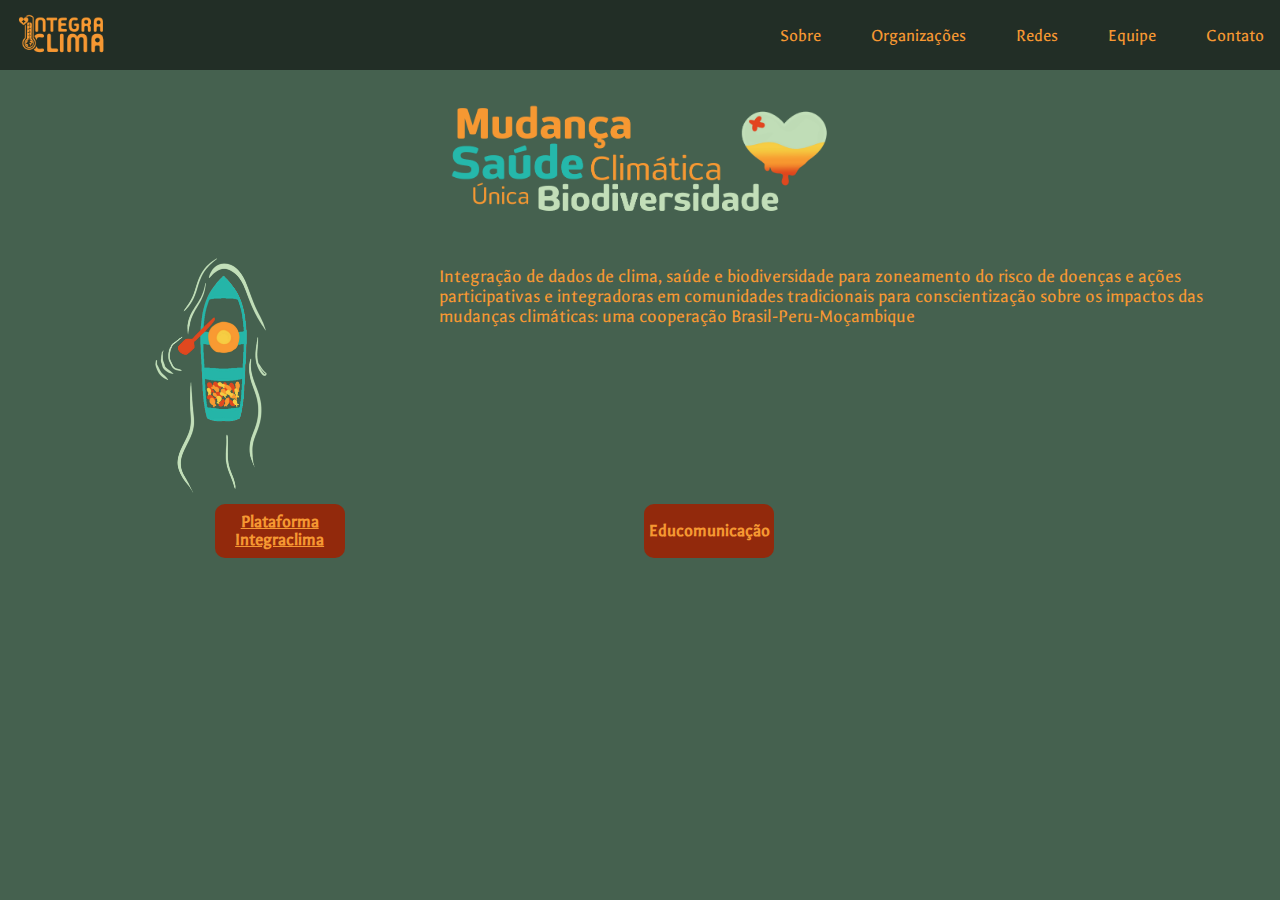
<file: app/index copy.html>
<!DOCTYPE html>
<html lang="pt-br">
<head>
    <meta charset="UTF-8">
    <meta name="viewport" content="width=device-width, initial-scale=1.0">
    <title>Projeto Integraclima</title>
    <link rel="stylesheet" href="style copy.css">
    <script defer src="script.js"></script>
    <link rel="stylesheet" href="https://fonts.googleapis.com/css2?family=Material+Symbols+Outlined:opsz,wght,FILL,GRAD@20..48,100..700,0..1,-50..200&icon_names=menu" />
</head>
<body>
    <header class="container">
        <nav class="nav">
            <a href="#" class="logo-head">
                <img src="../midias/logo3.png" alt="Logo Cabeçalho">
            </a>
            <span id="burguer" class="material-symbols-outlined">menu</span>
            <ul class="nav-list">
                <li><a href="#">Sobre</a></li>
                <li><a href="#">Organizações</a></li>
                <li><a href="#">Redes</a></li>
                <li><a href="#">Equipe</a></li>
                <li><a href="#">Contato</a></li>
            </ul>
        </nav>
    </header>

    <main>
        <section>
            
            <div class="parent">
                <div class="div1">
                    <img src="../midias/texto-long2.png" alt="">
                </div>
                <div class="div2">
                    <img src="../midias/foguete2.png" alt="">
                </div>
                <div class="div3">
                    Integração de dados de clima, saúde e biodiversidade para zoneamento do risco de doenças e ações participativas e integradoras em comunidades tradicionais para conscientização sobre os impactos das mudanças climáticas: uma cooperação Brasil-Peru-Moçambique
                </div>
                <!-- <div class="div4">Plataforma Integraclima</div> -->
                <a class="div4" href="#">Plataforma Integraclima</a>
                <div class="div5">Educomunicação</div>
            </div>
    
        </section>
    </main>

</body>
</html>
</file>
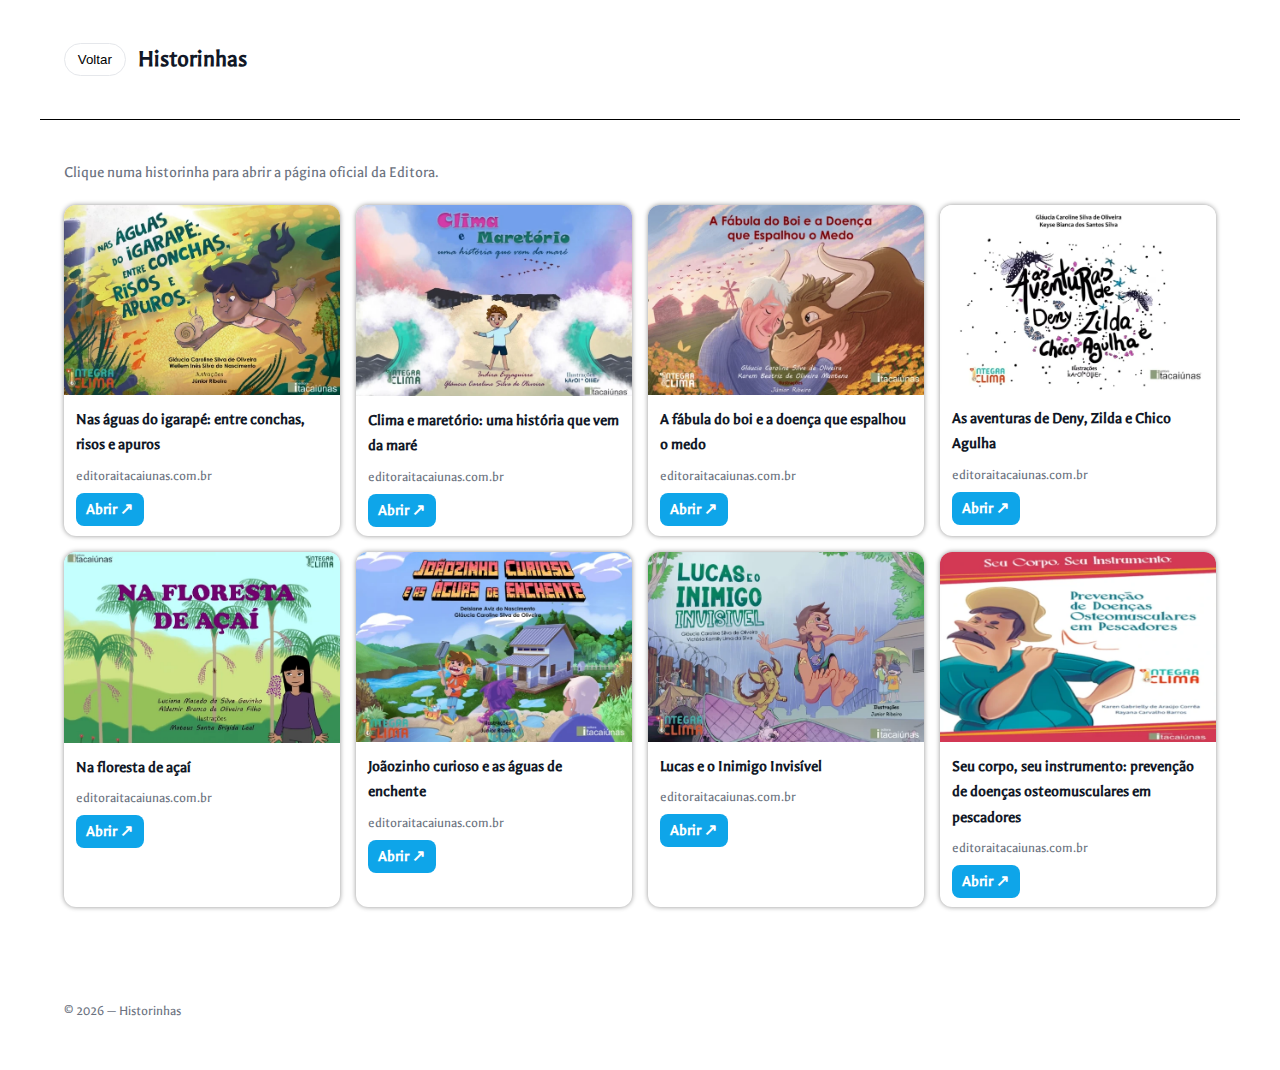
<file: app/historinhas/historinhas.html>
<!doctype html>
<html lang="pt-BR">
<head>
  <meta charset="utf-8" />
  <meta name="viewport" content="width=device-width, initial-scale=1" />
  <title>Historinhas</title>

  <style>
    @import url('https://fonts.googleapis.com/css2?family=Galdeano&display=swap');
    /* ====== Variáveis e reset básico ====== */
    :root {
      --bg:#f8fafc;
      --text:#111827;
      --muted:#6b7280;
      --card:#ffffff;
      --border:#e5e7eb;
      --brand:#0ea5e9;
      --radius:12px;
      --container:1200px;
      --gap:16px;
    }

    * {
      box-sizing: border-box
    }

    html, body {
      margin:0
    }

    body {
      font-family: 'Galdeano';
      background-color: white;
      color: var(--text);
      line-height: 1.6;
    }

    img {
      max-width: 100%; 
      display: block
    }

    /* ====== Layout ====== */
    .container {
      max-width:var(--container);margin-inline:auto;padding:24px
    }

    header {
      display: flex;
      align-items: center;
      gap: 12px;
      padding: 12px 0;
      border-bottom: 1px solid black;
      
      position: sticky;
      top: 0;
    }
    .btn-back {
      border: 1px solid var(--border);
      background: #fff;
      border-radius: 999px;
      padding: .5rem .8rem;
      cursor: pointer;
    }
    .title {
      font-size: 1.5rem;
      font-weight: 700;
    }

    .intro {
      color: var(--muted);
      margin: 16px 0
    }

    /* ====== Grid ====== */
    .grid{list-style:none;padding:0;margin:20px 0;display:grid;grid-template-columns:1fr;gap:var(--gap)}
    @media (min-width:768px){ .grid{grid-template-columns:repeat(2,1fr)} }
    @media (min-width:1024px){ .grid{grid-template-columns:repeat(4,1fr)} }

    /* ====== Card ====== */
.card {
   background-color: white;
   box-sizing: border-box;
   border-radius: var(--radius);
   overflow: hidden;
   box-shadow: 0px 0px 5px 0px rgba(0, 0, 0, 0.432);
}

.card__link {
   display: flex;
   flex-direction: column;
   height: 100%;
   text-decoration: none;
   color: inherit;
}

.card__media {
   aspect-ratio: 16/10;
   background: #e2e8f0;
   display: flex;
   align-items: center;
   justify-content: center;
}

.card__media img {
   width: 100%;
   height: 100%;
   object-fit: cover;
}

.card__badge {
   position: absolute;
   inset: auto auto 8px 8px;
   background: #000;
   color: #fff;
   padding: .25rem .5rem;
   border-radius: 999px;
   font-size: .75rem;
}

.card__body {
   padding: 12px;
}

.card__title {
   font-size: 1rem;
   font-weight: 700;
   margin: 0 0 6px;
}

.card__meta {
   font-size: .9rem;
   color: var(--muted);
   margin: 0 0 10px;
}

.card__cta {
   margin-top: auto;
   align-self: flex-start;
   background: var(--brand);
   color: white;
   border: none;
   border-radius: 8px;
   padding: .5rem .65rem;
   font-weight: 600;
}

.card__link:hover .card__title {
   text-decoration: underline;
}

    footer{margin:24px 0;color:var(--muted);font-size:.9rem}
    .sr-only{position:absolute;width:1px;height:1px;padding:0;margin:-1px;overflow:hidden;clip:rect(0,0,0,0);white-space:nowrap;border:0}
  </style>
</head>
<body>
  <header class="container" style="position:relative">
    <button class="btn-back" type="button" onclick="history.back()" aria-label="Voltar">Voltar</button>
    <h1 class="title">Historinhas</h1>
  </header>

  <main class="container">
    <p class="intro">Clique numa historinha para abrir a página oficial da Editora.</p>

    <ul class="grid" role="list">
      <!-- Card 1 -->
      <li class="card">
        <a class="card__link" href="https://editoraitacaiunas.com.br/produto/nas-aguas-do-igarape-entre-conchas-risos-e-apuros/" target="_blank" rel="noopener noreferrer" aria-label="Nas águas do igarapé: entre conchas, risos e apuros">
          <div class="card__media" style="position:relative">
            <img src="../historinhas/capas/aguas-do-igarape.webp" alt="Capa de Nas águas do igarapé (placeholder)" onerror="this.remove()">
            <!-- <span class="card__badge">Igarapé</span> -->
          </div>
          <div class="card__body">
            <h3 class="card__title">Nas águas do igarapé: entre conchas, risos e apuros</h3>
            <p class="card__meta">editoraitacaiunas.com.br</p>
            <span class="card__cta" aria-hidden="true">Abrir ↗</span>
          </div>
        </a>
      </li>

      <!-- Card 2 -->
      <li class="card">
        <a class="card__link" href="https://editoraitacaiunas.com.br/produto/clima-e-maretorio-uma-historia-que-vem-da-mare/" target="_blank" rel="noopener noreferrer" aria-label="Clima e maretório: uma história que vem da maré">
          <div class="card__media" style="position:relative">
            <img src="../historinhas/capas/clima-e-maretorio.webp" alt="Capa de Clima e maretório (placeholder)" onerror="this.remove()">
            <!-- <span class="card__badge">Maré</span> -->
          </div>
          <div class="card__body">
            <h3 class="card__title">Clima e maretório: uma história que vem da maré</h3>
            <p class="card__meta">editoraitacaiunas.com.br</p>
            <span class="card__cta" aria-hidden="true">Abrir ↗</span>
          </div>
        </a>
      </li>

      <!-- Card 3 -->
      <li class="card">
        <a class="card__link" href="https://editoraitacaiunas.com.br/produto/a-fabula-do-boi-e-a-danca-que-espalhou-o-medo/" target="_blank" rel="noopener noreferrer" aria-label="A fábula do boi e a doença que espalhou o medo">
          <div class="card__media" style="position:relative">
            <img src="../historinhas/capas/fabula-boi-doenca.webp" alt="Capa de A fábula do boi (placeholder)" onerror="this.remove()">
            <!-- <span class="card__badge">Fábula</span> -->
          </div>
          <div class="card__body">
            <h3 class="card__title">A fábula do boi e a doença que espalhou o medo</h3>
            <p class="card__meta">editoraitacaiunas.com.br</p>
            <span class="card__cta" aria-hidden="true">Abrir ↗</span>
          </div>
        </a>
      </li>

      <!-- Card 4 -->
      <li class="card">
        <a class="card__link" href="https://editoraitacaiunas.com.br/produto/as-aventuras-de-deny-zilda-e-chico-agulha/" target="_blank" rel="noopener noreferrer" aria-label="As aventuras de Deny, Zilda e Chico Agulha">
          <div class="card__media" style="position:relative">
            <img src="../historinhas/capas/aventuras-deny-e-chico.webp" alt="Capa de As aventuras de Deny, Zilda e Chico Agulha (placeholder)" onerror="this.remove()">
            <!-- <span class="card__badge">Aventuras</span> -->
          </div>
          <div class="card__body">
            <h3 class="card__title">As aventuras de Deny, Zilda e Chico Agulha</h3>
            <p class="card__meta">editoraitacaiunas.com.br</p>
            <span class="card__cta" aria-hidden="true">Abrir ↗</span>
          </div>
        </a>
      </li>

      <!-- Card 5 -->
      <li class="card">
        <a class="card__link" href="https://editoraitacaiunas.com.br/produto/na-floresta-de-acai/" target="_blank" rel="noopener noreferrer" aria-label="Na floresta de açaí">
          <div class="card__media" style="position:relative">
            <img src="../historinhas/capas/floresta-de-açai.webp" alt="Capa de Na floresta de açaí (placeholder)" onerror="this.remove()">
            <!-- <span class="card__badge">Açaí</span> -->
          </div>
          <div class="card__body">
            <h3 class="card__title">Na floresta de açaí</h3>
            <p class="card__meta">editoraitacaiunas.com.br</p>
            <span class="card__cta" aria-hidden="true">Abrir ↗</span>
          </div>
        </a>
      </li>

      <!-- Card 6 -->
      <li class="card">
        <a class="card__link" href="https://editoraitacaiunas.com.br/produto/joaozinho-curioso-e-as-aguas-de-enchentes/" target="_blank" rel="noopener noreferrer" aria-label="Joãozinho curioso e as águas de enchente">
          <div class="card__media" style="position:relative">
            <img src="../historinhas/capas/joaozinho-curioso.webp" alt="Capa de Joãozinho curioso e as águas de enchente (placeholder)" onerror="this.remove()">
            <!-- <span class="card__badge">Enchente</span> -->
          </div>
          <div class="card__body">
            <h3 class="card__title">Joãozinho curioso e as águas de enchente</h3>
            <p class="card__meta">editoraitacaiunas.com.br</p>
            <span class="card__cta" aria-hidden="true">Abrir ↗</span>
          </div>
        </a>
      </li>

      <!-- Card 7 -->
      <li class="card">
        <a class="card__link" href="https://editoraitacaiunas.com.br/produto/lucas-e-o-inimigo-invisivel/" target="_blank" rel="noopener noreferrer" aria-label="Lucas e o Inimigo Invisível">
          <div class="card__media" style="position:relative">
            <img src="../historinhas/capas/lucas-inimigo-invi.webp" alt="Capa de Lucas e o Inimigo Invisível (placeholder)" onerror="this.remove()">
            <!-- <span class="card__badge">Saúde</span> -->
          </div>
          <div class="card__body">
            <h3 class="card__title">Lucas e o Inimigo Invisível</h3>
            <p class="card__meta">editoraitacaiunas.com.br</p>
            <span class="card__cta" aria-hidden="true">Abrir ↗</span>
          </div>
        </a>
      </li>

      <!-- Card 8 -->
      <li class="card">
        <a class="card__link" href="https://editoraitacaiunas.com.br/produto/seu-corpo-seu-instrumento-prevencao-de-doencas-osteomusculares-em-pescadores/" target="_blank" rel="noopener noreferrer" aria-label="Seu corpo, seu instrumento: prevenção de doenças osteomusculares em pescadores">
          <div class="card__media" style="position:relative">
            <img src="../historinhas/capas/prevencao-de-doencas.webp" alt="Capa de Seu corpo, seu instrumento (placeholder)" onerror="this.remove()">
            <!-- <span class="card__badge">Prevenção</span> -->
          </div>
          <div class="card__body">
            <h3 class="card__title">Seu corpo, seu instrumento: prevenção de doenças osteomusculares em pescadores</h3>
            <p class="card__meta">editoraitacaiunas.com.br</p>
            <span class="card__cta" aria-hidden="true">Abrir ↗</span>
          </div>
        </a>
      </li>
    </ul>
  </main>

  <footer class="container">
    © <span id="year"></span> — Historinhas
  </footer>

  <script>
    // Atualiza o ano
    document.getElementById('year').textContent = new Date().getFullYear();
  </script>
</body>
</html>
</file>
<file: style.css>
@charset "UTF-8";

@import url('https://fonts.googleapis.com/css2?family=Galdeano&display=swap');

* {
    padding: 0px;
    margin: 0px;
    box-sizing: border-box;
}

body {
    background-color: #45614f;
    font-family: 'Galdeano';
}

main > section {
    background-image: url("../midias/background.png");
    background-attachment: fixed;
}

main > section > h1 {
    height: 500px;
}

/* Menu / Cabeçalho */

.no-rolagem {
    overflow: hidden;
}

header.container {
    background-color: #222e26;
}

nav.nav {
    max-width: 1280px;
    height: 70px;

    display: flex;
    justify-content: space-between;
    align-items: center;

    padding-inline: 16px;
    
}

.logo-head > img {
    width: 90px;
}

.nav-list {
    display: flex;
    list-style: none;

    position: fixed;
    top: 0;
    left: 0;
    width: 100%; 
    height: 100%; 
    background-color: #222e26;
    clip-path: circle(100px at 90% -30%);
    transition: 0.5s ease-out;

    /* overflow-x: hidden; */

    flex-direction: column;
    justify-content: center;
    align-items: center;
    gap: 50px;
    pointer-events: none;
}

.nav-list > li > a {
    /* font-size: 18px; */
    font-size: 1.5em;
    color: #f69832;
    padding-block: 16px;
    text-decoration: none;
}

#burguer {
    display: block;
    z-index: 1;

    cursor: pointer;
    font-size: 40px;
    color: #f69832;
}

.nav.active .nav-list {
        clip-path: circle(1500px at 90% -20%);
        pointer-events: all;
    }

/* Página inicial */

.inicial {
    display: flex;
    justify-content: center;
}

.parent {
    display: grid;
    grid-template-rows: 30% 60% 10%;
    grid-template-columns: 35% 65%;
    gap: 5px;

    padding-top: 20px;
    padding-bottom: 20px;

    width: 90%;
}
    
.div1 {
    grid-row: 1 / span 1;
    grid-column: 1 / span 3;

    display: flex;
    justify-content: center;
    align-items: center;
    padding-top: 10px;

    /* width: 80%; */
}

.div1 > img {
    width: 85vw;
}

.div2 {
    grid-row: 2 / span 1;
    grid-column: 1 / span 1;
}

.div2 > img {
    width: 32vw;
}

.div3 {
    grid-row: 2 / span 1;
    grid-column: 2 / span 2;

    padding: 10px;
    align-content: center;
}

.div3 p {
    align-items: center;
    margin-inline: 5px;
    font-size: 1em;
    color: #f69832;
}

.links-principal {
    grid-row: 3 / span 1;
    grid-column: 1 / span 3;

    padding-top: 20px;
    display: flex;
    justify-content: space-evenly;
    align-items: center;
}

.links-principal a {
    background-color: #92290c;
    color: #f69832;
    font-size: 1em;
    padding: 15px;
    text-decoration: none;
    font-weight: bold;
    border-radius: 10px;
}

/* Galeria */

.sec-galeria {
    margin: 0;
    padding: 20px;
    display: block;
    margin-bottom: 35px;
}

.sec-galeria h2 {
    text-align: center;
    margin-bottom: 40px;
    margin-top: 20px;
    color: #f69832;
    text-shadow: black 2px 2px 2px;
}

.galeria {
    display: grid;
    grid-template-columns: repeat(3, 1fr);
    gap: 20px;
    max-width: 1400px;
    margin: 0 auto;

    justify-items: center;
}

.item-galeria {
    overflow: hidden;
    cursor: pointer;
    border-radius: 8px;
    box-shadow: 0 4px 8px rgba(0,0,0,0.1);
}

.item-galeria img {
    width: 100%;
    height: 100%;
    object-fit: cover;
    display: block;
    transition: transform 0.3 ease;
}

.item-galeria:hover img {
    transform: scale(1.1);
}

.modal {
    display: none;
    position: fixed;
    left: 0;
    top: 0;
    width: 100%;
    height: 100%;
    z-index: 1;
    background-color: rgba(0,0,0,0.9);

    align-items: center;
    align-content: center;
}

.modal-content {
    margin: auto;
    display: block;
    width: 80%;
    max-width: 80%;
}

.close {
    position: absolute;
    top: 15px;
    right: 35px;
    color: #f1f1f1;
    font-size: 40px;
    font-weight: bold;
    transition: 0.3s;
    cursor: pointer;
}

.close:hover,
.close:focus {
    color: #bbb;
    text-decoration: none;
    cursor: pointer;
}

.prev, .next {
    cursor: pointer;
    position: absolute;
    top: 50%;
    width: auto;
    padding: 16px;
    margin-top: -50px; /* Ajusta a posição vertical */
    color: white;
    font-weight: bold;
    font-size: 20px;
    transition: 0.6s ease;
    border-radius: 0 3px 3px 0;
    user-select: none; /* Impede a seleção do texto */
}

.next {
    right: 0;
    border-radius: 3px 0 0 3px;
}

.prev {
    left: 0;
}

.prev:hover, .next:hover {
    background-color: rgba(0,0,0,0.8);
}

/* Seção de Objetivos */

.section-obj {
    display: flex;
    flex-direction: column;
    align-items: center;

    background-image: none;
    background-color: #222e26;
    color: white;
    overflow: hidden;

    padding-bottom: 20px;
}

.section-obj .logo-2 {
    background-color: #c2dfb9;
    border-radius: 0px 0px 200px 200px;
    height: 100%;
    width: 75%;
    position: relative;
    top: -60px;

    display: flex;
    justify-content: center;
    
}

.section-obj .logo-2 img {
    position: relative;
    width: 200px;
    height: 200px;
    top: 20px;
}

.obj-geral {
    text-align: center;
    padding: 12px;
    margin-top: -50px;
}

.obj-geral h2, .obj-esp h2 {
    color: #eafae5;
    text-align: center;
}

.obj-geral p {
    text-align: justify;
    padding: 12px 0px;
    margin-inline: 10px;
}

.obj-esp div {
    display: flex;
    padding: 15px 0px;
}

.obj-esp p {
    padding: 15px 0px;
}

.p1 {
    background-color: #409283;
    width: 120px;
    text-align: center;
    text-transform: uppercase;
    font-weight: bold;
}

.p2 {
    background-color: #f6c43f;
    color: black;
    width: 120px;
    text-align: center;
    text-transform: uppercase;
    font-weight: bold;
}

.p3 {
    background-color: #dd4720;
    width: 120px;
    text-align: center;
    text-transform: uppercase;
    font-weight: bold;
}

.data-relogio::before {
    content: "🕑";
    font-size: 2em;
    margin: 5px;
}

.data-relogio {
    display: flex;
    align-items: center;
}

.section-obj img {
    height: 80px;
}

/* Seção Fluxograma */

.fluxograma {
    background-color: white;
}

.fluxograma-div {
    display: flex;
    justify-content: center;
    padding: 20px 0;
}

.fluxograma-div img {
    max-width: 95%;
}

/* Seção mapa */

.mapa {
    background-color: #92290c;
    padding: 15px 0;

    display: flex;
    justify-content: center;
}

.mapa-div {
    width: 95%;
    background-color: white;
    border-radius: 20px;

    padding: 10px 0;

    display: flex;
    flex-direction: column;
    justify-content: center;
}

.mapa-div h1 {
    color: #92290c;
    text-align: center;
    font-size: 1em;
}

.mapa-div img {
    max-width: 100%;
}   

/* Seção de Equipe */

.div-equipe {
    background-color: #f6c43f;
    padding: 20px 15px;
}

.div-equipe h1 {
    color: #92290c;
    text-align: center;
    font-size: 2em;
    text-shadow: rgba(0, 0, 0, 0.37) 1px 1px 1px;
}

.grid-equipe {
    display: grid;
    grid-template-columns: repeat(3, 1fr);
    justify-items: center;
    gap: 12px;
    padding: 20px 0;
}

.grid-equipe a {
    text-decoration: none;
    text-decoration: none;
}

.perfil-eqp img {
    width: 100px;
}

.perfil-eqp p {
    text-align: center;
    background-color: #92290c;
    color: white;
    padding: 4px;

    font-size: 0.7em;
}

.div-numeros-eqp {
    display: flex;
    flex-direction: column;
    text-align: center;
}

.logo-eqp {
    margin: 20px auto;
}

.logo-eqp img {
    width: 170px;
}

.qtd-epq {
    display: grid;
    gap: 10px;
    margin: 10px auto;
}

.qtd-epq p, h3 {
    color: #44604d;
    font-weight: bold;
    font-size: 1.5em;
}

.qtd-epq h3 {
    font-size: 4em;
    text-shadow: rgba(0, 0, 0, 0.459) 1px 1px 1px;
}

.grupo-pessoas {
    display: flex;
    justify-content: center;
}

.grupo-pessoas img {
    width: 250px;
}

/* Seção de Produtos de Educomunicação */

.produtos-div {
    background-color: #92290c;
    width: 100%;
    padding-bottom: 20px;
}

.produtos-titulo {
    display: flex;
    justify-content: center;
    align-items: center;
}

.produtos-titulo img {
    width: 100px;
}

.produtos-titulo h2 {
    color: #7d2927;
    background-color: #f6c43f;
    padding: 15px;
    border-radius: 15px;
    font-size: 1.2em;
}

.produtos-grid {
    display: grid;
    grid-template-rows: 1fr 1fr;
    grid-template-columns: repeat(3, 1fr);
    gap: 15px;
    
    padding: 10px 20px;
    padding-bottom: 30px;
}

.produto {
    justify-items: center;
}

.produto a {
    text-align: center;
    text-decoration: none;
}

.produto span {
    color: white;
    font-weight: bold;
    text-shadow: 2px 2px 2px 2px black;
}

.produto:hover {
    transform: scale(1.1);
    cursor: pointer;

    transition: 0.3s;
}

#planeta-icone {
    display: none;
}

.produto-icon {
    display: block;
    min-height: 80px;
    min-width: 80px;
    margin: 10px;
    border-radius: 50%;
}

.produto-icon img {
    min-width: 80px;
    max-width: 80px;
}

.produto p {
    color: #f7ad38;
    text-align: center;
}

.produtos-final {
    display: flex;
    justify-content: center;

}

.produtos-final h2 {
    color: #7d2927;
    background-color: #f6c43f;
    padding: 15px;
    border-radius: 15px;
    font-size: 1.2em;

    position: absolute;
    align-content: flex-start;
}

.produtos-final img {
    display: inline-block;
    width: 80px;

    position: relative;
    left: 135px;
    bottom: 10px;
}

/* Rodapé */

.site-footer {
    background-color: #f6c43f;
    color: #222e26;
    font-size: 16px;
}

.footer-container {
    max-width: 1400px;
    margin: 0 auto;
    display: flex;
    flex-direction: column;
    justify-content: center;
    align-items: center;
    flex-wrap: wrap;
    gap: 20px;
    color: #45614f;
    padding-inline: 10px;
}

.footer-logo {
    display: flex;
    justify-content: center;
}

.logo-placeholder img {
    width: 150px;
}

.footer-center {
    text-align: center;
}

.footer-center p {
    margin-bottom: 20px;
}

.footer-center i {
    margin-right: 8px;
    font-size: 28px;
}

.footer-contato {
    text-align: center;
}

.footer-contato h3 {
    margin: 0 0 15px 0;
    font-size: 28px;
    font-weight: 700;
}

.footer-contato p {
    margin: 20px 0;
    word-break: break-all;
    
    display: flex;
    align-items: center;
}

.footer-contato i {
    font-size: 28px;
    margin-right: 10px;
}

.footer-contact .fa-envelope {
    margin-right: 8px;
}

.social-icons {
    display: flex;
    align-items: center;
    justify-content: flex-start;
    gap: 15px;
    margin-top: 15px;
    margin-bottom: 30px;
}

.social-icons a {
    color: #3c5946;
    font-size: 24px;
    text-decoration: none;
    transition: color 0.3s ease, transform 0.3s ease;
}

.social-icons a:hover {
    transform: scale(1.1);
}

/* Versão Tablet */

@media (min-width: 768px) {
    /* Pagina principal */

    section {
        display: flex;
        justify-content: center;
    }

    .parent {
        grid-template-rows: 2fr 4fr 1fr;
        grid-template-columns: 1fr 2fr;
        padding: 40px;
    }

    .div1 img {
        height: 210px;
    }

    .div2 img {
        width: 240px;
    }
    
    .div3 {
        font-size: 1.8em;
        
        display: flex;
        align-items: center;
    }

    .nav-list {
        font-size: 1.5em;
        gap: 70px;
    }
    
    .links-principal {
        font-size: 1.7em;
    }

    /* Galeria */

    .sec-galeria h2 {
        font-size: 3em;
        
    }

    /* Seção de Objetivos */

    .section-obj {
        padding-bottom: 20px;
    }

    .section-obj .logo-2 {
        border-radius: 0px 0px 300px 300px;
    }

    .section-obj .logo-2 img {
        width: 300px;
        height: 300px;
    }

    .obj-geral {
        font-size: 1.5em;
    }

    .obj-esp h2 {
        font-size: 2.2em;
    }

    .obj-esp div {
        font-size: 2em;
    }

    .obj-esp p {
        font-weight: bold;
    }

    .p1, .p2, .p3 {
        width: 250px;
    }

    .data-relogio::before {
        font-size: 2em;
    }

    .data-relogio {
        font-size: 2em;
    }

    .section-obj img {
        height: 150px;
        margin: 20px auto;
    }

    /* Seção de Mapa rede e parcerias */

    .mapa-div h1 {
        font-size: 2em;
    }

    /* Seção de Equipe */

    .div-equipe {
        width: 100%;
    }

    .div-equipe h1 {
        font-size: 3.5em;
        padding: 20px 0;
    }

    .grid-equipe {
        grid-template-columns: repeat(4, 1fr);
        gap: 40px 0;
    }

    .perfil-eqp img {
        width: 160px;
    }

    .perfil-eqp p {
        font-size: 1.3em;
    }

    .logo-eqp img {
        width: 300px;
    }

    .qtd-epq {
        width: 100%;
        display: flex;
        justify-content: space-evenly;
    }

    .qtd-items h3 {
        font-size: 7em;
    }

    .qtd-items p {
        font-size: 2em;
    }

    /* Seção Produtos de Educomunicação */

    .produtos-titulo h2 {
        font-size: 2em;
    }

    .produtos-titulo img {
        width: 160px;
    }

    .produtos-grid {
        grid-template-columns: repeat(4, 1fr);
        padding-bottom: 60px;
    }

    .produtos-final h2 {
        font-size: 2em;
    }

    .produtos-final img {
        width: 120px;
        left: 220px;
        bottom: 20px;
    }

    /* Rodapé */


}

/* Versão Desktop */

@media (min-width: 1024px) {
    /* Menu */

    .container {
        display: flex;
        justify-content: space-around;
    }

    .nav {
        width: 100%;
    }

    .nav-list {
        all: initial;
        display: flex;
        margin-inline: 30px;
        flex-direction: row;
        list-style: none;
        gap: 50px;
        font-family: 'Galdeano';

        
    }

    .nav-list a {
        font-size: 18px;
        color: #f69832;
        padding-block: 16px;
        text-decoration: none;
    }

    #burguer {
        display: none;
        cursor: pointer;
        font-size: 40px;
        color: #f69832;
    }

    /* Página Principal */

    .parent {
        grid-template-rows: 2fr 1fr 1fr;
        grid-template-columns: 1fr 1fr 2fr;
        max-width: 1400px;
    }
    .div1 {
        grid-row: 1 / span 1;
        grid-column: 2 / span 2;
        padding-top: 0px;
        justify-content: start;
        align-items: end;
        
    }
    .div1 img {
        height: 250px;
    }

    .div2 {
        grid-row: 1 / span 3;
        grid-column: 1 / span 1;
        display: flex;
        justify-content: end;
    }

    .div2 img {
        width: 280px;
    }

    .div3 {
        grid-row: 2 / span 1;
        grid-column: 2 / span 2;
        align-items: start;
    }

    .div3 p {
        padding: 10px;
        font-size: 0.8em;
    }

    .links-principal {
        grid-column: 2 / span 2;

        align-items: start;
        justify-content: start;
        font-size: 1em;
    }

    .links-principal a {
        margin-right: 40px;
    }

    /* Seção de Objetivos */

    .section-obj .logo-2 {
        border-radius: 0px 0px 400px 400px;
        width: 700px;
    }

    .section-obj .logo-2 img {
        max-width: 400px;
        max-height: 400px;
    }

    .obj-geral {
        display: flex;
        flex-direction: column;
        align-items: center;
    }

    .obj-geral p {
        width: 800px;
    }
    .section-obj img {
        height: 100px;
    }

    /* Seção de Mapa rede e parcerias */

    .mapa {
        padding: 40px 0;
    }

    .mapa-div {
        width: 70%;
        padding-bottom: 0px;
    }

    .mapa-div h1 {
        font-size: 2.5em;
        margin-top: 30px;
    }

    /* Seção de Equipe */

    .section-equipe {
        background-color: #f6c43f;
    }

    .div-equipe {
        display: grid;
        grid-template-rows: 10%fr 80%fr 10%fr;
        grid-template-columns: 70% 30%;
        width: 95%;
        padding-bottom: 60px;
    }

    .div-equipe h1 {
        grid-row: 1 / span 1;
        grid-column: 1 / span 2;
        padding-bottom: 40px;
    }

    .div-numeros-eqp {
        justify-content: center;
        align-items: center;
    }

    .qtd-epq {
        flex-direction: column;
        gap: 40px;
    }

    .qtd-items {
        display: flex;
        flex-direction: row;
        justify-content: center;
        align-items: center;
        text-align: center;
    }

    .qtd-items p, h3 {
        width: 190px;
    }

    .grupo-pessoas {
        display: flex;
        grid-row: 3 / span 1;
        grid-column: 1 / span 2;
        justify-content: center;
        width: 100%;
    }

    .grupo-pessoas img {
        width: 500px;
    }

    /* Seção Produtos de Educomunicação */

    .produtos-titulo h2 {
        font-size: 2em;
    }

    .produtos-titulo img {
        width: 160px;
    }

    .produtos-grid {
        grid-template-rows: 1fr 1fr;
        grid-template-columns: repeat(8, 1fr);
        padding-bottom: 60px;
    }

    #planeta-icone {
        display: block;
        grid-row: 1 / span 2;
        grid-column: 8 / span 1;
    }

    #planeta-icone img {
        width: 350px;
        transform: scaleX(-1);
    }

    .produtos-final h2 {
        font-size: 2em;
    }

    .produtos-final img {
        width: 120px;
        left: 220px;
        bottom: 20px;
    }

    /* Rodapé */

    .footer-container {
        flex-direction: row;
        justify-content: space-around
    }

    .footer-logo img {
        width: 200px;
    }
}
</file>
<file: app/style.css>
@charset "UTF-8";

@import url('https://fonts.googleapis.com/css2?family=Galdeano&display=swap');

* {
    padding: 0px;
    margin: 0px;
    box-sizing: border-box;
}

body {
    background-color: #45614f;
    font-family: 'Galdeano';
}

main > section {
    background-image: url("../midias/background.png");
    background-attachment: fixed;
}

main > section > h1 {
    height: 500px;
}

/* Menu / Cabeçalho */

.no-rolagem {
    overflow: hidden;
}

header.container {
    background-color: #222e26;
}

nav.nav {
    max-width: 1280px;
    height: 70px;

    display: flex;
    justify-content: space-between;
    align-items: center;

    padding-inline: 16px;
    
}

.logo-head > img {
    width: 90px;
}

.nav-list {
    display: flex;
    list-style: none;

    position: fixed;
    top: 0;
    left: 0;
    width: 100%; 
    height: 100%; 
    background-color: #222e26;
    clip-path: circle(100px at 90% -30%);
    transition: 0.5s ease-out;

    /* overflow-x: hidden; */

    flex-direction: column;
    justify-content: center;
    align-items: center;
    gap: 50px;
    pointer-events: none;
}

.nav-list > li > a {
    /* font-size: 18px; */
    font-size: 1.5em;
    color: #f69832;
    padding-block: 16px;
    text-decoration: none;
}

#burguer {
    display: block;
    z-index: 1;

    cursor: pointer;
    font-size: 40px;
    color: #f69832;
}

.nav.active .nav-list {
        clip-path: circle(1500px at 90% -20%);
        pointer-events: all;
    }

/* Página inicial */

.inicial {
    display: flex;
    justify-content: center;
}

.parent {
    display: grid;
    grid-template-rows: 30% 60% 10%;
    grid-template-columns: 35% 65%;
    gap: 5px;

    padding-top: 20px;
    padding-bottom: 20px;

    width: 90%;
}
    
.div1 {
    grid-row: 1 / span 1;
    grid-column: 1 / span 3;

    display: flex;
    justify-content: center;
    align-items: center;
    padding-top: 10px;

    /* width: 80%; */
}

.div1 > img {
    width: 85vw;
}

.div2 {
    grid-row: 2 / span 1;
    grid-column: 1 / span 1;
}

.div2 > img {
    width: 32vw;
}

.div3 {
    grid-row: 2 / span 1;
    grid-column: 2 / span 2;

    padding: 10px;
    align-content: center;
}

.div3 p {
    align-items: center;
    margin-inline: 5px;
    font-size: 1em;
    color: #f69832;
}

.links-principal {
    grid-row: 3 / span 1;
    grid-column: 1 / span 3;

    padding-top: 20px;
    display: flex;
    justify-content: space-evenly;
    align-items: center;
}

.links-principal a {
    background-color: #92290c;
    color: #f69832;
    font-size: 1em;
    padding: 15px;
    text-decoration: none;
    font-weight: bold;
    border-radius: 10px;
}

/* Galeria */

.sec-galeria {
    margin: 0;
    padding: 20px;
    display: block;
    margin-bottom: 35px;
}

.sec-galeria h2 {
    text-align: center;
    margin-bottom: 40px;
    margin-top: 20px;
    color: #f69832;
    text-shadow: black 2px 2px 2px;
}

.galeria {
    display: grid;
    grid-template-columns: repeat(3, 1fr);
    gap: 20px;
    max-width: 1400px;
    margin: 0 auto;

    justify-items: center;
}

.item-galeria {
    overflow: hidden;
    cursor: pointer;
    border-radius: 8px;
    box-shadow: 0 4px 8px rgba(0,0,0,0.1);
}

.item-galeria img {
    width: 100%;
    height: 100%;
    object-fit: cover;
    display: block;
    transition: transform 0.3 ease;
}

.item-galeria:hover img {
    transform: scale(1.1);
}

.modal {
    display: none;
    position: fixed;
    left: 0;
    top: 0;
    width: 100%;
    height: 100%;
    z-index: 1;
    background-color: rgba(0,0,0,0.9);

    align-items: center;
    align-content: center;
}

.modal-content {
    margin: auto;
    display: block;
    width: 80%;
    max-width: 80%;
}

.close {
    position: absolute;
    top: 15px;
    right: 35px;
    color: #f1f1f1;
    font-size: 40px;
    font-weight: bold;
    transition: 0.3s;
    cursor: pointer;
}

.close:hover,
.close:focus {
    color: #bbb;
    text-decoration: none;
    cursor: pointer;
}

.prev, .next {
    cursor: pointer;
    position: absolute;
    top: 50%;
    width: auto;
    padding: 16px;
    margin-top: -50px; /* Ajusta a posição vertical */
    color: white;
    font-weight: bold;
    font-size: 20px;
    transition: 0.6s ease;
    border-radius: 0 3px 3px 0;
    user-select: none; /* Impede a seleção do texto */
}

.next {
    right: 0;
    border-radius: 3px 0 0 3px;
}

.prev {
    left: 0;
}

.prev:hover, .next:hover {
    background-color: rgba(0,0,0,0.8);
}

/* Seção de Objetivos */

.section-obj {
    display: flex;
    flex-direction: column;
    align-items: center;

    background-image: none;
    background-color: #222e26;
    color: white;
    overflow: hidden;

    padding-bottom: 20px;
}

.section-obj .logo-2 {
    background-color: #c2dfb9;
    border-radius: 0px 0px 200px 200px;
    height: 100%;
    width: 75%;
    position: relative;
    top: -60px;

    display: flex;
    justify-content: center;
    
}

.section-obj .logo-2 img {
    position: relative;
    width: 200px;
    height: 200px;
    top: 20px;
}

.obj-geral {
    text-align: center;
    padding: 12px;
    margin-top: -50px;
}

.obj-geral h2, .obj-esp h2 {
    color: #eafae5;
    text-align: center;
}

.obj-geral p {
    text-align: justify;
    padding: 12px 0px;
    margin-inline: 10px;
}

.obj-esp div {
    display: flex;
    padding: 15px 0px;
}

.obj-esp p {
    padding: 15px 0px;
}

.p1 {
    background-color: #409283;
    width: 120px;
    text-align: center;
    text-transform: uppercase;
    font-weight: bold;
}

.p2 {
    background-color: #f6c43f;
    color: black;
    width: 120px;
    text-align: center;
    text-transform: uppercase;
    font-weight: bold;
}

.p3 {
    background-color: #dd4720;
    width: 120px;
    text-align: center;
    text-transform: uppercase;
    font-weight: bold;
}

.data-relogio::before {
    content: "🕑";
    font-size: 2em;
    margin: 5px;
}

.data-relogio {
    display: flex;
    align-items: center;
}

.section-obj img {
    height: 80px;
}

/* Seção Fluxograma */

.fluxograma {
    background-color: white;
}

.fluxograma-div {
    display: flex;
    justify-content: center;
    padding: 20px 0;
}

.fluxograma-div img {
    max-width: 95%;
}

/* Seção mapa */

.mapa {
    background-color: #92290c;
    padding: 15px 0;

    display: flex;
    justify-content: center;
}

.mapa-div {
    width: 95%;
    background-color: white;
    border-radius: 20px;

    padding: 10px 0;

    display: flex;
    flex-direction: column;
    justify-content: center;
}

.mapa-div h1 {
    color: #92290c;
    text-align: center;
    font-size: 1em;
}

.mapa-div img {
    max-width: 100%;
}   

/* Seção de Equipe */

.div-equipe {
    background-color: #f6c43f;
    padding: 20px 15px;
}

.div-equipe h1 {
    color: #92290c;
    text-align: center;
    font-size: 2em;
    text-shadow: rgba(0, 0, 0, 0.37) 1px 1px 1px;
}

.grid-equipe {
    display: grid;
    grid-template-columns: repeat(3, 1fr);
    justify-items: center;
    gap: 12px;
    padding: 20px 0;
}

.grid-equipe a {
    text-decoration: none;
    text-decoration: none;
}

.perfil-eqp img {
    width: 100px;
}

.perfil-eqp p {
    text-align: center;
    background-color: #92290c;
    color: white;
    padding: 4px;

    font-size: 0.7em;
}

.div-numeros-eqp {
    display: flex;
    flex-direction: column;
    text-align: center;
}

.logo-eqp {
    margin: 20px auto;
}

.logo-eqp img {
    width: 170px;
}

.qtd-epq {
    display: grid;
    gap: 10px;
    margin: 10px auto;
}

.qtd-epq p, h3 {
    color: #44604d;
    font-weight: bold;
    font-size: 1.5em;
}

.qtd-epq h3 {
    font-size: 4em;
    text-shadow: rgba(0, 0, 0, 0.459) 1px 1px 1px;
}

.grupo-pessoas {
    display: flex;
    justify-content: center;
}

.grupo-pessoas img {
    width: 250px;
}

/* Seção de Produtos de Educomunicação */

.produtos-div {
    background-color: #92290c;
    width: 100%;
    padding-bottom: 20px;
}

.produtos-titulo {
    display: flex;
    justify-content: center;
    align-items: center;
}

.produtos-titulo img {
    width: 100px;
}

.produtos-titulo h2 {
    color: #7d2927;
    background-color: #f6c43f;
    padding: 15px;
    border-radius: 15px;
    font-size: 1.2em;
}

.produtos-grid {
    display: grid;
    grid-template-rows: 1fr 1fr;
    grid-template-columns: repeat(3, 1fr);
    gap: 15px;
    
    padding: 10px 20px;
    padding-bottom: 30px;
}

.produto {
    justify-items: center;
}

.produto a {
    text-align: center;
    text-decoration: none;
}

.produto span {
    color: white;
    font-weight: bold;
    text-shadow: 2px 2px 2px 2px black;
}

.produto:hover {
    transform: scale(1.1);
    cursor: pointer;

    transition: 0.3s;
}

#planeta-icone {
    display: none;
}

.produto-icon {
    display: block;
    min-height: 80px;
    min-width: 80px;
    margin: 10px;
    border-radius: 50%;
}

.produto-icon img {
    min-width: 80px;
    max-width: 80px;
}

.produto p {
    color: #f7ad38;
    text-align: center;
}

.produtos-final {
    display: flex;
    justify-content: center;

}

.produtos-final h2 {
    color: #7d2927;
    background-color: #f6c43f;
    padding: 15px;
    border-radius: 15px;
    font-size: 1.2em;

    position: absolute;
    align-content: flex-start;
}

.produtos-final img {
    display: inline-block;
    width: 80px;

    position: relative;
    left: 135px;
    bottom: 10px;
}

/* Rodapé */

.site-footer {
    background-color: #f6c43f;
    color: #222e26;
    font-size: 16px;
}

.footer-container {
    max-width: 1400px;
    margin: 0 auto;
    display: flex;
    flex-direction: column;
    justify-content: center;
    align-items: center;
    flex-wrap: wrap;
    gap: 20px;
    color: #45614f;
    padding-inline: 10px;
}

.footer-logo {
    display: flex;
    justify-content: center;
}

.logo-placeholder img {
    width: 150px;
}

.footer-center {
    text-align: center;
}

.footer-center p {
    margin-bottom: 20px;
}

.footer-center i {
    margin-right: 8px;
    font-size: 28px;
}

.footer-contato {
    text-align: center;
}

.footer-contato h3 {
    margin: 0 0 15px 0;
    font-size: 28px;
    font-weight: 700;
}

.footer-contato p {
    margin: 20px 0;
    word-break: break-all;
    
    display: flex;
    align-items: center;
}

.footer-contato i {
    font-size: 28px;
    margin-right: 10px;
}

.footer-contact .fa-envelope {
    margin-right: 8px;
}

.social-icons {
    display: flex;
    align-items: center;
    justify-content: flex-start;
    gap: 15px;
    margin-top: 15px;
    margin-bottom: 30px;
}

.social-icons a {
    color: #3c5946;
    font-size: 24px;
    text-decoration: none;
    transition: color 0.3s ease, transform 0.3s ease;
}

.social-icons a:hover {
    transform: scale(1.1);
}

/* Versão Tablet */

@media (min-width: 768px) {
    /* Pagina principal */

    section {
        display: flex;
        justify-content: center;
    }

    .parent {
        grid-template-rows: 2fr 4fr 1fr;
        grid-template-columns: 1fr 2fr;
        padding: 40px;
    }

    .div1 img {
        height: 210px;
    }

    .div2 img {
        width: 240px;
    }
    
    .div3 {
        font-size: 1.8em;
        
        display: flex;
        align-items: center;
    }

    .nav-list {
        font-size: 1.5em;
        gap: 70px;
    }
    
    .links-principal {
        font-size: 1.7em;
    }

    /* Galeria */

    .sec-galeria h2 {
        font-size: 3em;
        
    }

    /* Seção de Objetivos */

    .section-obj {
        padding-bottom: 20px;
    }

    .section-obj .logo-2 {
        border-radius: 0px 0px 300px 300px;
    }

    .section-obj .logo-2 img {
        width: 300px;
        height: 300px;
    }

    .obj-geral {
        font-size: 1.5em;
    }

    .obj-esp h2 {
        font-size: 2.2em;
    }

    .obj-esp div {
        font-size: 2em;
    }

    .obj-esp p {
        font-weight: bold;
    }

    .p1, .p2, .p3 {
        width: 250px;
    }

    .data-relogio::before {
        font-size: 2em;
    }

    .data-relogio {
        font-size: 2em;
    }

    .section-obj img {
        height: 150px;
        margin: 20px auto;
    }

    /* Seção de Mapa rede e parcerias */

    .mapa-div h1 {
        font-size: 2em;
    }

    /* Seção de Equipe */

    .div-equipe {
        width: 100%;
    }

    .div-equipe h1 {
        font-size: 3.5em;
        padding: 20px 0;
    }

    .grid-equipe {
        grid-template-columns: repeat(4, 1fr);
        gap: 40px 0;
    }

    .perfil-eqp img {
        width: 160px;
    }

    .perfil-eqp p {
        font-size: 1.3em;
    }

    .logo-eqp img {
        width: 300px;
    }

    .qtd-epq {
        width: 100%;
        display: flex;
        justify-content: space-evenly;
    }

    .qtd-items h3 {
        font-size: 7em;
    }

    .qtd-items p {
        font-size: 2em;
    }

    /* Seção Produtos de Educomunicação */

    .produtos-titulo h2 {
        font-size: 2em;
    }

    .produtos-titulo img {
        width: 160px;
    }

    .produtos-grid {
        grid-template-columns: repeat(4, 1fr);
        padding-bottom: 60px;
    }

    .produtos-final h2 {
        font-size: 2em;
    }

    .produtos-final img {
        width: 120px;
        left: 220px;
        bottom: 20px;
    }

    /* Rodapé */


}

/* Versão Desktop */

@media (min-width: 1024px) {
    /* Menu */

    .container {
        display: flex;
        justify-content: space-around;
    }

    .nav {
        width: 100%;
    }

    .nav-list {
        all: initial;
        display: flex;
        margin-inline: 30px;
        flex-direction: row;
        list-style: none;
        gap: 50px;
        font-family: 'Galdeano';

        
    }

    .nav-list a {
        font-size: 18px;
        color: #f69832;
        padding-block: 16px;
        text-decoration: none;
    }

    #burguer {
        display: none;
        cursor: pointer;
        font-size: 40px;
        color: #f69832;
    }

    /* Página Principal */

    .parent {
        grid-template-rows: 2fr 1fr 1fr;
        grid-template-columns: 1fr 1fr 2fr;
        max-width: 1400px;
    }
    .div1 {
        grid-row: 1 / span 1;
        grid-column: 2 / span 2;
        padding-top: 0px;
        justify-content: start;
        align-items: end;
        
    }
    .div1 img {
        height: 250px;
    }

    .div2 {
        grid-row: 1 / span 3;
        grid-column: 1 / span 1;
        display: flex;
        justify-content: end;
    }

    .div2 img {
        width: 280px;
    }

    .div3 {
        grid-row: 2 / span 1;
        grid-column: 2 / span 2;
        align-items: start;
    }

    .div3 p {
        padding: 10px;
        font-size: 0.8em;
    }

    .links-principal {
        grid-column: 2 / span 2;

        align-items: start;
        justify-content: start;
        font-size: 1em;
    }

    .links-principal a {
        margin-right: 40px;
    }

    /* Seção de Objetivos */

    .section-obj .logo-2 {
        border-radius: 0px 0px 400px 400px;
        width: 700px;
    }

    .section-obj .logo-2 img {
        max-width: 400px;
        max-height: 400px;
    }

    .obj-geral {
        display: flex;
        flex-direction: column;
        align-items: center;
    }

    .obj-geral p {
        width: 800px;
    }
    .section-obj img {
        height: 100px;
    }

    /* Seção de Mapa rede e parcerias */

    .mapa {
        padding: 40px 0;
    }

    .mapa-div {
        width: 70%;
        padding-bottom: 0px;
    }

    .mapa-div h1 {
        font-size: 2.5em;
        margin-top: 30px;
    }

    /* Seção de Equipe */

    .section-equipe {
        background-color: #f6c43f;
    }

    .div-equipe {
        display: grid;
        grid-template-rows: 10%fr 80%fr 10%fr;
        grid-template-columns: 70% 30%;
        width: 95%;
        padding-bottom: 60px;
    }

    .div-equipe h1 {
        grid-row: 1 / span 1;
        grid-column: 1 / span 2;
        padding-bottom: 40px;
    }

    .div-numeros-eqp {
        justify-content: center;
        align-items: center;
    }

    .qtd-epq {
        flex-direction: column;
        gap: 40px;
    }

    .qtd-items {
        display: flex;
        flex-direction: row;
        justify-content: center;
        align-items: center;
        text-align: center;
    }

    .qtd-items p, h3 {
        width: 190px;
    }

    .grupo-pessoas {
        display: flex;
        grid-row: 3 / span 1;
        grid-column: 1 / span 2;
        justify-content: center;
        width: 100%;
    }

    .grupo-pessoas img {
        width: 500px;
    }

    /* Seção Produtos de Educomunicação */

    .produtos-titulo h2 {
        font-size: 2em;
    }

    .produtos-titulo img {
        width: 160px;
    }

    .produtos-grid {
        grid-template-rows: 1fr 1fr;
        grid-template-columns: repeat(8, 1fr);
        padding-bottom: 60px;
    }

    #planeta-icone {
        display: block;
        grid-row: 1 / span 2;
        grid-column: 8 / span 1;
    }

    #planeta-icone img {
        width: 350px;
        transform: scaleX(-1);
    }

    .produtos-final h2 {
        font-size: 2em;
    }

    .produtos-final img {
        width: 120px;
        left: 220px;
        bottom: 20px;
    }

    /* Rodapé */

    .footer-container {
        flex-direction: row;
        justify-content: space-around
    }

    .footer-logo img {
        width: 200px;
    }
}
</file>
<file: app/style copy.css>
@charset "UTF-8";

@import url('https://fonts.googleapis.com/css2?family=Galdeano&display=swap');

* {
    padding: 0px;
    margin: 0px;
    box-sizing: border-box;
}

body {
    background-color: #45614f;
    font-family: 'Galdeano';
}

header.container {
    background-color: #222e26;
    padding-inline: 16px;
}

nav.nav {
    max-width: 1280px;
    height: 70px;
    margin-inline: auto;

    display: flex;
    justify-content: space-between;
    align-items: center;
}

nav > a.logo-head > img {
    width: 90px;
}

.nav-list {
    display: flex;
    gap: 50px;
    list-style: none;
}

.nav-list > li > a {
    font-size: 18px;
    color: #f69832;
    padding-block: 16px;
    text-decoration: none;
}

#burguer {
    display: none;
    cursor: pointer;
    font-size: 40px;
    color: #f69832;
}

@media (max-width: 750px) {
    #burguer {
        display: block;
        z-index: 1;
    }

    .nav-list {
        position: fixed;
        top: 0;
        left: 0;
        width: 100vw;
        height: 100vh;
        background-color: #222e26;
        clip-path: circle(100px at 90% -10%);
        transition: 0.5s ease-out;

        flex-direction: column;
        justify-content: center;
        align-items: center;
        gap: 50px;
        pointer-events: none;
    }

    .nav-list > li > a {
        font-size: 1.5em;
    }

    /* Estilos ativos */

    .nav.active .nav-list {
        clip-path: circle(1500px at 90% -10%);
        pointer-events: all;
    }
}

/* Página inicial */


.parent {
    display: grid;
    grid-template-columns: repeat(6, 1fr);
    grid-template-rows: repeat(8, 1fr);
    gap: 8px;
}
    
.div1 {
    grid-row: 1 / span 3;
    grid-column: 1 / span 6;

    display: flex;
    justify-content: center;
    align-items: center;
}

.div1 > img {
    width: 380px;
    height: 110px;
}

.div2 {
    grid-column: span 2 / span 2;
    grid-row: span 4 / span 5;

    display: flex;
    justify-content: center;
}

.div2 > img {
    width: 120px;
}

.div3 {
    grid-row: 4 / span 4;
    grid-column: 3 / span 4;

    padding: 10px;
    font-size: 1.2em;
    color: #f69832;
}

.div4 {
    grid-row: 8 / span 1;
    grid-column: 2 / span 2;

    display: flex;
    align-items: center;
    width: 130px;

    font-size: 1.1em;
    text-align: center;
    font-weight: bold;
    background-color: #92290c;
    color: #f69832;
    border-radius: 10px;
}

.div5 {
    grid-row: 8 / span 1;
    grid-column: 4 / span 2;

    display: flex;
    align-items: center;
    justify-content: center;
    width: 130px;

    font-size: 1.1em;
    text-align: center;
    font-weight: bold;
    background-color: #92290c;
    color: #f69832;
    border-radius: 10px;
}
</file>
